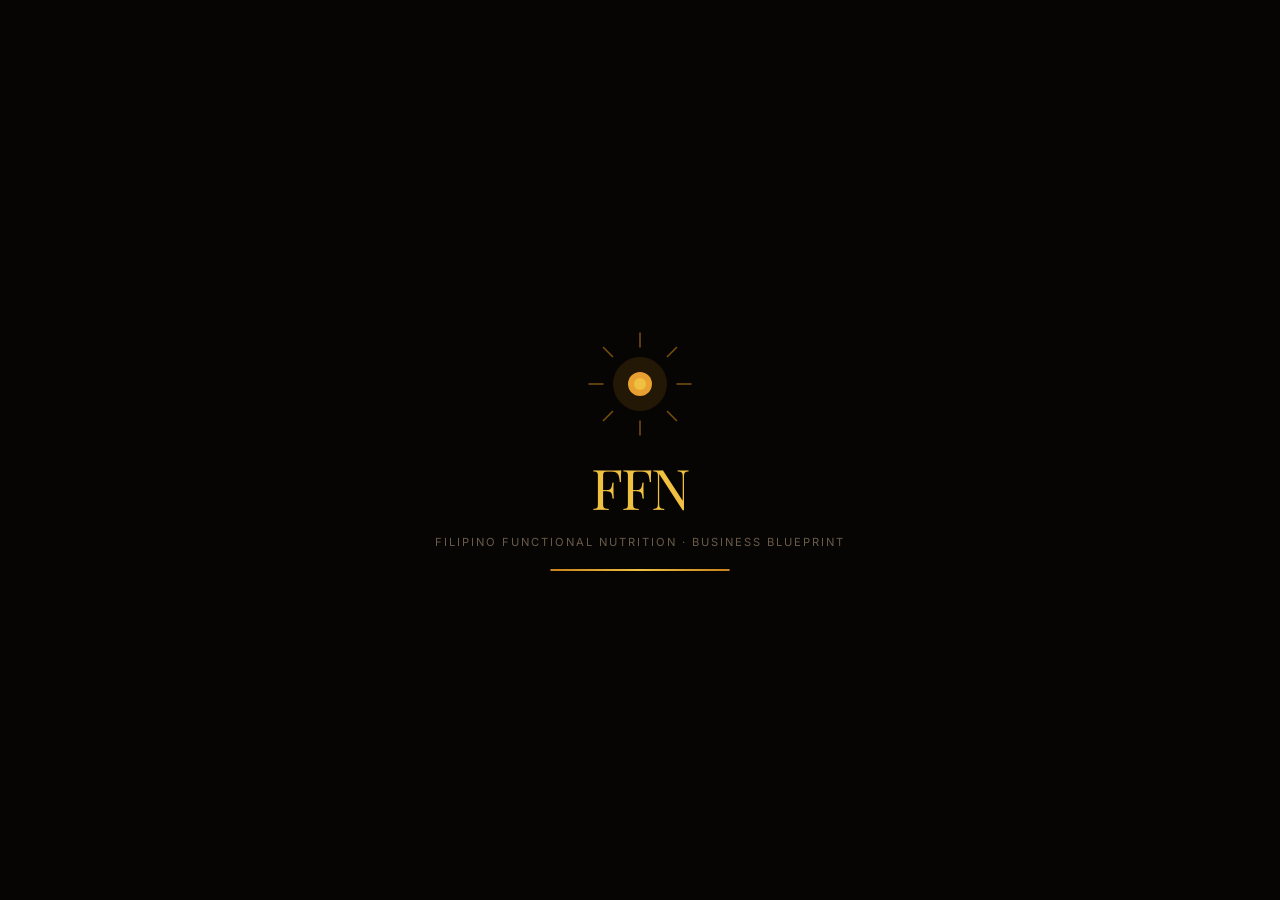
<file: index.html>
<!DOCTYPE html>
<html lang="en">
<head>
  <meta charset="UTF-8" />
  <meta http-equiv="refresh" content="0; url=Protein bar business/Filipino Protein Bars Blueprint.html" />
  <title>FFN Filipino Protein Bars</title>
</head>
<body>
  <p>Redirecting... <a href="Protein bar business/Filipino Protein Bars Blueprint.html">Click here if not redirected.</a></p>
</body>
</html>
</file>
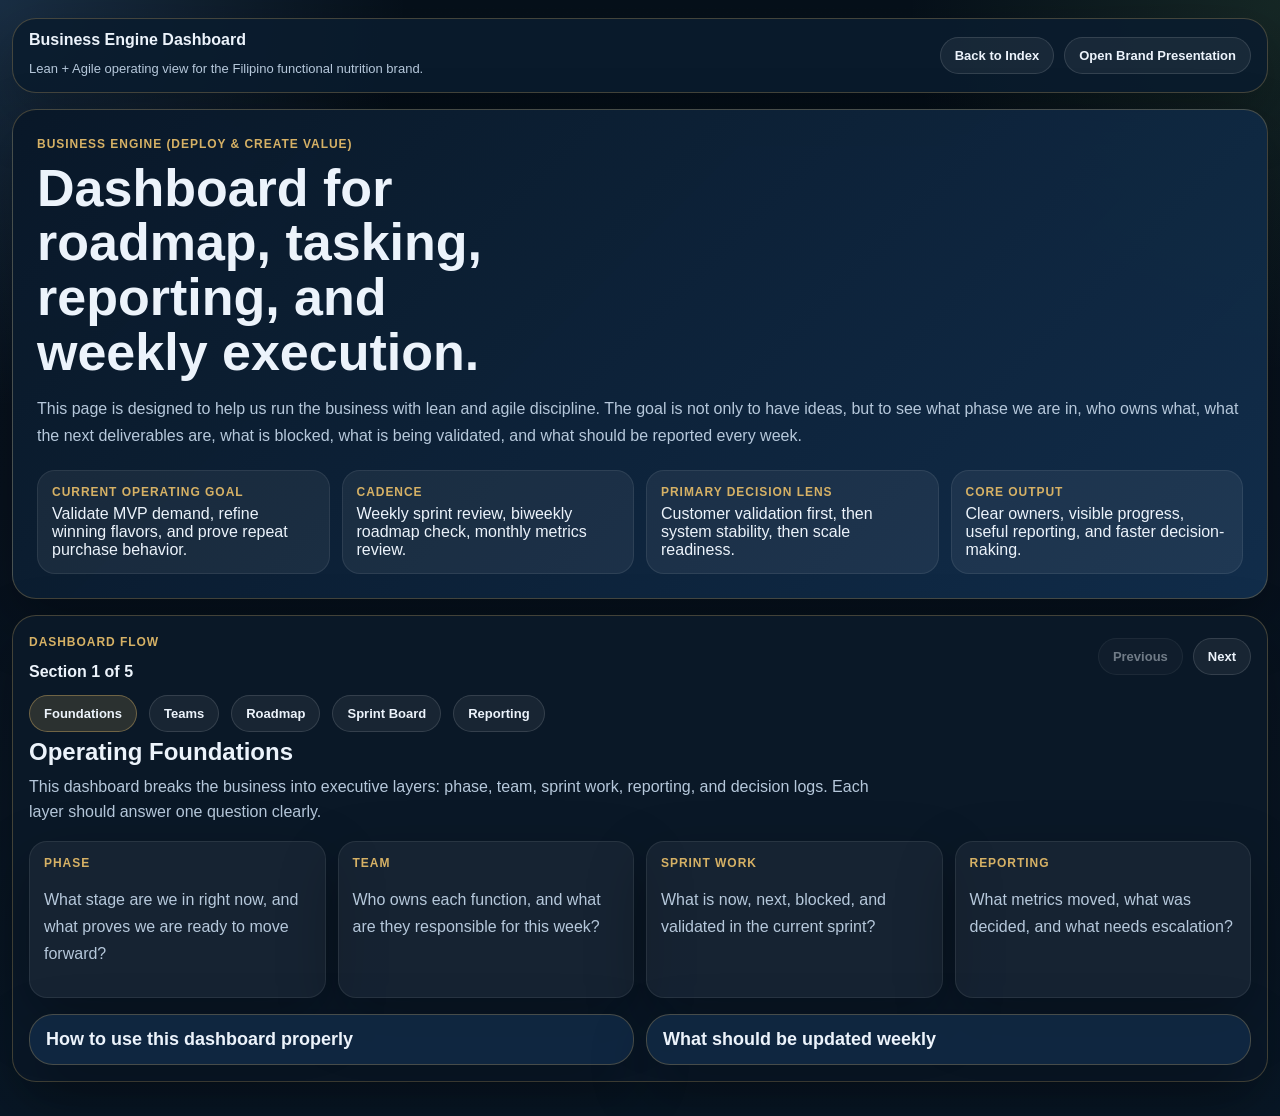
<file: filipino-functional-nutrition-business-engine-dashboard.html>
<!DOCTYPE html>
<html lang="en">
<head>
  <meta charset="UTF-8">
  <meta name="viewport" content="width=device-width, initial-scale=1.0">
  <title>Filipino Functional Nutrition Business Engine Dashboard</title>
  <style>
    :root {
      --bg: #07111d;
      --panel: #102742;
      --text: #ecf3fb;
      --muted: #b6c8db;
      --gold: #d6b165;
      --line: rgba(214, 177, 101, 0.28);
      --green: #89d277;
      --blue: #71b7ff;
      --violet: #b389ff;
      --red: #ff9a9a;
      --shadow: 0 22px 60px rgba(0, 0, 0, 0.28);
    }

    * { box-sizing: border-box; }

    body {
      margin: 0;
      font-family: Arial, Helvetica, sans-serif;
      color: var(--text);
      background:
        radial-gradient(circle at top left, rgba(113, 183, 255, 0.18), transparent 24%),
        radial-gradient(circle at top right, rgba(137, 210, 119, 0.12), transparent 22%),
        linear-gradient(180deg, #06101a 0%, var(--bg) 45%, #091827 100%);
    }

    .shell {
      width: min(1360px, calc(100% - 24px));
      margin: 0 auto;
      padding: 18px 0 34px;
    }

    .topbar,
    .hero,
    .carousel-shell,
    .info-accordion,
    .task-card,
    .metric-card,
    .editable {
      border: 1px solid var(--line);
      border-radius: 24px;
      box-shadow: var(--shadow);
    }

    .topbar {
      display: flex;
      justify-content: space-between;
      align-items: center;
      gap: 12px;
      padding: 12px 16px;
      background: rgba(11, 28, 46, 0.9);
      margin-bottom: 16px;
    }

    .mini-links {
      display: flex;
      flex-wrap: wrap;
      gap: 10px;
    }

    .chip-link,
    .carousel-tab,
    .carousel-arrow {
      text-decoration: none;
      padding: 10px 14px;
      border-radius: 999px;
      background: rgba(255, 255, 255, 0.06);
      border: 1px solid rgba(255, 255, 255, 0.12);
      font-size: 13px;
      font-weight: bold;
      color: inherit;
      cursor: pointer;
      transition: transform 0.18s ease, background 0.18s ease, border-color 0.18s ease, box-shadow 0.18s ease;
    }

    .chip-link:hover,
    .carousel-tab:hover,
    .carousel-arrow:hover:not(:disabled) {
      transform: translateY(-2px);
      background: rgba(214, 177, 101, 0.12);
      border-color: rgba(214, 177, 101, 0.38);
      box-shadow: 0 12px 28px rgba(0, 0, 0, 0.2);
    }

    .hero {
      padding: 24px;
      background: linear-gradient(135deg, rgba(9, 24, 40, 0.98), rgba(18, 47, 77, 0.95));
      margin-bottom: 16px;
    }

    .eyebrow {
      display: inline-block;
      margin-bottom: 10px;
      color: var(--gold);
      font-size: 12px;
      font-weight: bold;
      letter-spacing: 0.08em;
      text-transform: uppercase;
    }

    h1, h2, h3, h4 { margin: 0; }

    .hero h1 {
      font-size: clamp(32px, 5vw, 52px);
      line-height: 1.05;
      max-width: 16ch;
      margin-bottom: 12px;
    }

    .hero p,
    .panel-copy,
    .info-accordion p,
    .task-card span,
    .metric-card p {
      color: var(--muted);
      line-height: 1.7;
    }

    .hero-meta,
    .metrics-grid,
    .accordion-grid,
    .kanban,
    .editor-grid,
    .report-grid,
    .table-grid {
      display: grid;
      gap: 12px;
    }

    .hero-meta { grid-template-columns: repeat(4, minmax(0, 1fr)); margin-top: 20px; }

    .hero-meta div,
    .metric-card {
      padding: 14px;
      border-radius: 18px;
      background: rgba(255, 255, 255, 0.06);
      border: 1px solid rgba(255, 255, 255, 0.08);
    }

    .hero-meta strong,
    .metric-card strong {
      display: block;
      font-size: 12px;
      letter-spacing: 0.08em;
      text-transform: uppercase;
      color: var(--gold);
      margin-bottom: 6px;
    }

    .carousel-shell {
      padding: 16px;
      background: rgba(11, 25, 41, 0.92);
    }

    .carousel-topbar,
    .carousel-tabs {
      display: flex;
      align-items: center;
      gap: 12px;
      flex-wrap: wrap;
    }

    .carousel-topbar {
      justify-content: space-between;
      margin-bottom: 14px;
    }

    .carousel-status strong {
      display: block;
      margin-top: 4px;
    }

    .carousel-actions { display: flex; gap: 10px; }

    .carousel-arrow:disabled { opacity: 0.45; cursor: not-allowed; }

    .carousel-tab.is-active {
      background: rgba(214, 177, 101, 0.16);
      border-color: rgba(214, 177, 101, 0.4);
    }

    .carousel-panel { display: none; padding-top: 6px; }
    .carousel-panel.is-active { display: block; }

    .section-head { margin-bottom: 16px; }
    .section-head p { margin: 8px 0 0; color: var(--muted); max-width: 860px; line-height: 1.6; }

    .metrics-grid { grid-template-columns: repeat(4, minmax(0, 1fr)); margin-bottom: 16px; }
    .accordion-grid { grid-template-columns: repeat(2, minmax(0, 1fr)); }
    .accordion-grid.stack { grid-template-columns: 1fr; }
    .kanban { grid-template-columns: repeat(4, minmax(0, 1fr)); }
    .editor-grid,
    .report-grid { grid-template-columns: repeat(3, minmax(0, 1fr)); }
    .table-grid { grid-template-columns: 1.05fr 0.95fr; }

    .info-accordion {
      background: rgba(16, 39, 66, 0.95);
      padding: 14px 16px;
    }

    .info-accordion summary {
      cursor: pointer;
      list-style: none;
      font-size: 18px;
      font-weight: bold;
      transition: color 0.18s ease, transform 0.18s ease;
    }

    .info-accordion summary::-webkit-details-marker { display: none; }
    .info-accordion summary:hover { color: #fff0b5; transform: translateX(3px); }
    .info-accordion .content-wrap { margin-top: 12px; }

    .chip-link:focus-visible,
    .carousel-tab:focus-visible,
    .carousel-arrow:focus-visible,
    .info-accordion summary:focus-visible,
    .editable:focus-visible {
      outline: 2px solid rgba(214, 177, 101, 0.72);
      outline-offset: 3px;
    }

    .team-list,
    .phase-list,
    .plain-list {
      margin: 0;
      padding-left: 18px;
      color: var(--muted);
      line-height: 1.7;
    }

    .task-card,
    .metric-card {
      padding: 14px;
      background: rgba(255, 255, 255, 0.05);
    }

    .task-card strong {
      display: block;
      margin-bottom: 6px;
    }

    .editable {
      min-height: 180px;
      padding: 14px;
      background: rgba(255, 255, 255, 0.05);
      border-style: dashed;
      color: var(--text);
      outline: none;
      white-space: pre-wrap;
      line-height: 1.65;
    }

    .editable:empty::before {
      content: attr(data-placeholder);
      color: rgba(182, 200, 219, 0.65);
    }

    table {
      width: 100%;
      border-collapse: collapse;
      font-size: 14px;
    }

    th, td {
      text-align: left;
      padding: 10px 8px;
      vertical-align: top;
      border-bottom: 1px solid rgba(255, 255, 255, 0.08);
    }

    th {
      color: var(--gold);
      font-size: 12px;
      text-transform: uppercase;
      letter-spacing: 0.06em;
    }

    td { color: var(--muted); line-height: 1.55; }

    .legend {
      display: flex;
      flex-wrap: wrap;
      gap: 10px;
      margin-top: 12px;
    }

    .legend span {
      display: inline-flex;
      align-items: center;
      gap: 8px;
      font-size: 13px;
      color: var(--muted);
    }

    .dot {
      width: 10px;
      height: 10px;
      border-radius: 50%;
      display: inline-block;
    }

    .g { background: var(--green); }
    .b { background: var(--blue); }
    .v { background: var(--violet); }
    .r { background: var(--red); }

    .footer-note {
      margin-top: 10px;
      color: var(--muted);
      font-size: 13px;
      line-height: 1.6;
    }

    @media (max-width: 1180px) {
      .hero-meta,
      .metrics-grid,
      .accordion-grid,
      .kanban,
      .editor-grid,
      .report-grid,
      .table-grid {
        grid-template-columns: repeat(2, minmax(0, 1fr));
      }
    }

    @media (max-width: 760px) {
      .topbar,
      .carousel-topbar,
      .hero-meta,
      .metrics-grid,
      .accordion-grid,
      .kanban,
      .editor-grid,
      .report-grid,
      .table-grid {
        grid-template-columns: 1fr;
        flex-direction: column;
        align-items: flex-start;
      }
    }
  </style>
</head>
<body>
  <div class="shell">
    <nav class="topbar">
      <div>
        <strong>Business Engine Dashboard</strong>
        <div class="footer-note">Lean + Agile operating view for the Filipino functional nutrition brand.</div>
      </div>
      <div class="mini-links">
        <a class="chip-link" href="./index.html">Back to Index</a>
        <a class="chip-link" href="./filipino-wellness-bakery-presentation.html">Open Brand Presentation</a>
      </div>
    </nav>

    <header class="hero">
      <span class="eyebrow">Business Engine (Deploy & Create Value)</span>
      <h1>Dashboard for roadmap, tasking, reporting, and weekly execution.</h1>
      <p>
        This page is designed to help us run the business with lean and agile discipline. The goal
        is not only to have ideas, but to see what phase we are in, who owns what, what the next
        deliverables are, what is blocked, what is being validated, and what should be reported
        every week.
      </p>

      <div class="hero-meta">
        <div>
          <strong>Current Operating Goal</strong>
          <span>Validate MVP demand, refine winning flavors, and prove repeat purchase behavior.</span>
        </div>
        <div>
          <strong>Cadence</strong>
          <span>Weekly sprint review, biweekly roadmap check, monthly metrics review.</span>
        </div>
        <div>
          <strong>Primary Decision Lens</strong>
          <span>Customer validation first, then system stability, then scale readiness.</span>
        </div>
        <div>
          <strong>Core Output</strong>
          <span>Clear owners, visible progress, useful reporting, and faster decision-making.</span>
        </div>
      </div>
    </header>

    <div class="carousel-shell" data-carousel="dashboard">
      <div class="carousel-topbar">
        <div class="carousel-status">
          <span class="eyebrow">Dashboard Flow</span>
          <strong data-carousel-status>Section 1 of 5</strong>
        </div>
        <div class="carousel-actions">
          <button class="carousel-arrow" type="button" data-carousel-prev>Previous</button>
          <button class="carousel-arrow" type="button" data-carousel-next>Next</button>
        </div>
      </div>

      <div class="carousel-tabs">
        <button class="carousel-tab" type="button" data-carousel-jump="0">Foundations</button>
        <button class="carousel-tab" type="button" data-carousel-jump="1">Teams</button>
        <button class="carousel-tab" type="button" data-carousel-jump="2">Roadmap</button>
        <button class="carousel-tab" type="button" data-carousel-jump="3">Sprint Board</button>
        <button class="carousel-tab" type="button" data-carousel-jump="4">Reporting</button>
      </div>

      <main>
        <section class="carousel-panel is-active">
          <div class="section-head">
            <h2>Operating Foundations</h2>
            <p>
              This dashboard breaks the business into executive layers: phase, team, sprint work,
              reporting, and decision logs. Each layer should answer one question clearly.
            </p>
          </div>

          <div class="metrics-grid">
            <article class="metric-card">
              <strong>Phase</strong>
              <p>What stage are we in right now, and what proves we are ready to move forward?</p>
            </article>
            <article class="metric-card">
              <strong>Team</strong>
              <p>Who owns each function, and what are they responsible for this week?</p>
            </article>
            <article class="metric-card">
              <strong>Sprint Work</strong>
              <p>What is now, next, blocked, and validated in the current sprint?</p>
            </article>
            <article class="metric-card">
              <strong>Reporting</strong>
              <p>What metrics moved, what was decided, and what needs escalation?</p>
            </article>
          </div>

          <div class="accordion-grid">
            <details class="info-accordion">
              <summary>How to use this dashboard properly</summary>
              <div class="content-wrap panel-copy">
                Use the phase view for direction, the team view for ownership, the sprint board for
                execution, and the reporting section for decision-making. Do not mix strategic
                ideas, tasks, and metrics into one messy list.
              </div>
            </details>
            <details class="info-accordion">
              <summary>What should be updated weekly</summary>
              <div class="content-wrap">
                <ul class="plain-list">
                  <li>Top priorities for the week</li>
                  <li>New blockers or risks</li>
                  <li>Customer feedback and insights</li>
                  <li>Metrics snapshot</li>
                  <li>Key decisions made</li>
                </ul>
              </div>
            </details>
          </div>
        </section>

        <section class="carousel-panel">
          <div class="section-head">
            <h2>Business Engine Team Map</h2>
            <p>
              This turns the business into functional lanes so work can be assigned, tracked, and
              reported without confusion.
            </p>
          </div>

          <div class="accordion-grid">
            <details class="info-accordion">
              <summary>Brand & Marketing</summary>
              <div class="content-wrap">
                <p class="panel-copy">Own the brand message, demand generation, and community growth.</p>
                <ul class="team-list">
                  <li>Content calendar</li>
                  <li>Influencer or partner outreach</li>
                  <li>Audience feedback themes</li>
                </ul>
              </div>
            </details>
            <details class="info-accordion">
              <summary>Product Development</summary>
              <div class="content-wrap">
                <p class="panel-copy">Own formulation, macros, taste testing, and product iteration.</p>
                <ul class="team-list">
                  <li>Flavor test results</li>
                  <li>Recipe revisions</li>
                  <li>Shelf-life or packaging notes</li>
                </ul>
              </div>
            </details>
            <details class="info-accordion">
              <summary>Operations & Supply Chain</summary>
              <div class="content-wrap">
                <p class="panel-copy">Own sourcing, inventory, vendor coordination, and quality control.</p>
                <ul class="team-list">
                  <li>Supplier status</li>
                  <li>Inventory snapshot</li>
                  <li>Risks and bottlenecks</li>
                </ul>
              </div>
            </details>
            <details class="info-accordion">
              <summary>Sales & Distribution</summary>
              <div class="content-wrap">
                <p class="panel-copy">Own pilots, outreach, channels, and repeatability signals.</p>
                <ul class="team-list">
                  <li>Channel conversations</li>
                  <li>Pilot performance</li>
                  <li>Repeat order signals</li>
                </ul>
              </div>
            </details>
            <details class="info-accordion">
              <summary>Creative Media</summary>
              <div class="content-wrap">
                <p class="panel-copy">Own visuals, storytelling, packaging direction, and creative assets.</p>
                <ul class="team-list">
                  <li>Content assets produced</li>
                  <li>Packaging drafts</li>
                  <li>Campaign concepts</li>
                </ul>
              </div>
            </details>
            <details class="info-accordion">
              <summary>Data & AI + Finance & Strategy</summary>
              <div class="content-wrap">
                <p class="panel-copy">Own analytics, dashboards, automation, pricing, budget, and forecasting.</p>
                <ul class="team-list">
                  <li>Dashboard refresh and insights</li>
                  <li>Margin assumptions and runway</li>
                  <li>Decision recommendations</li>
                </ul>
              </div>
            </details>
          </div>
        </section>

        <section class="carousel-panel">
          <div class="section-head">
            <h2>Phase Roadmap</h2>
            <p>
              Each phase should have a narrow objective, a clear validation question, and a gate
              before expansion.
            </p>
          </div>

          <div class="accordion-grid stack">
            <details class="info-accordion">
              <summary>Phase 1 — Validate MVP</summary>
              <div class="content-wrap">
                <p class="panel-copy">Goal: prove demand, identify winning flavors, and confirm repeat purchase behavior.</p>
                <ul class="phase-list">
                  <li>Small-batch flavor testing</li>
                  <li>Hospital, gym, and Filipino community pilots</li>
                  <li>Collect structured customer feedback</li>
                  <li>Track repeat purchase signals</li>
                  <li>Decide which hero SKUs move forward</li>
                </ul>
              </div>
            </details>
            <details class="info-accordion">
              <summary>Phase 2 — Systemize & Grow</summary>
              <div class="content-wrap">
                <p class="panel-copy">Goal: build repeatable systems so growth does not break quality or operations.</p>
                <ul class="phase-list">
                  <li>Create SOPs and handoff workflows</li>
                  <li>Stabilize supply chain and inventory</li>
                  <li>Launch Shopify, Amazon, or direct ordering</li>
                  <li>Expand creator and community marketing</li>
                  <li>Track monthly revenue and operational stability</li>
                </ul>
              </div>
            </details>
            <details class="info-accordion">
              <summary>Phase 3 — Scale the Brand</summary>
              <div class="content-wrap">
                <p class="panel-copy">Goal: become a scalable wellness brand with stronger distribution, systems, and teams.</p>
                <ul class="phase-list">
                  <li>Retail expansion and national distribution</li>
                  <li>Grow product line intentionally</li>
                  <li>Build leadership lanes and reporting structure</li>
                  <li>Add analytics, AI, and automation systems</li>
                  <li>Strengthen brand ecosystem and partnerships</li>
                </ul>
              </div>
            </details>
          </div>
        </section>

        <section class="carousel-panel">
          <div class="section-head">
            <h2>Sprint Control Board</h2>
            <p>
              Keep the list tight and only track work that directly matters to the current phase.
            </p>
          </div>

          <div class="kanban">
            <article class="task-card">
              <strong>Now</strong>
              <span>Finalize MVP flavor shortlist, set up pilot feedback form, confirm first three pilot locations.</span>
            </article>
            <article class="task-card">
              <strong>Next</strong>
              <span>Draft lean packaging direction and build the initial unit economics model.</span>
            </article>
            <article class="task-card">
              <strong>Blocked / Risks</strong>
              <span>Ingredient sourcing uncertainty and claims or labeling questions.</span>
            </article>
            <article class="task-card">
              <strong>Validated / Done</strong>
              <span>Core concept direction confirmed and phase framework defined.</span>
            </article>
          </div>

          <div class="accordion-grid" style="margin-top:12px;">
            <details class="info-accordion">
              <summary>What belongs on the sprint board</summary>
              <div class="content-wrap">
                <ul class="plain-list">
                  <li>Only phase-relevant execution items</li>
                  <li>Clearly owned tasks</li>
                  <li>Visible blockers</li>
                  <li>Validated learning, not just busywork</li>
                </ul>
              </div>
            </details>
            <details class="info-accordion">
              <summary>What should not live here</summary>
              <div class="content-wrap">
                <ul class="plain-list">
                  <li>Long-term brainstorming</li>
                  <li>Unowned ideas</li>
                  <li>Metrics without action</li>
                  <li>Random admin notes</li>
                </ul>
              </div>
            </details>
          </div>
        </section>

        <section class="carousel-panel">
          <div class="section-head">
            <h2>Reporting, Updates, and Decision Tools</h2>
            <p>
              Use this section as the weekly operating layer. These editable boxes save in the
              browser so you can keep a running dashboard without editing the HTML each time.
            </p>
          </div>

          <div class="table-grid">
            <details class="info-accordion">
              <summary>Work Breakdown Structure</summary>
              <div class="content-wrap">
                <table>
                  <thead>
                    <tr>
                      <th>Layer</th>
                      <th>Example</th>
                      <th>Owner</th>
                      <th>Success Measure</th>
                    </tr>
                  </thead>
                  <tbody>
                    <tr>
                      <td>Objective</td>
                      <td>Validate Phase 1 MVP demand</td>
                      <td>Founders</td>
                      <td>Repeat customers and strong pilot response</td>
                    </tr>
                    <tr>
                      <td>Initiative</td>
                      <td>Flavor testing pilot</td>
                      <td>Product Dev + Sales</td>
                      <td>Top flavor ranking and response</td>
                    </tr>
                    <tr>
                      <td>Project</td>
                      <td>Hospital or gym activation</td>
                      <td>Sales & Distribution</td>
                      <td>Signed pilot location and turnout</td>
                    </tr>
                    <tr>
                      <td>Task</td>
                      <td>Create tester feedback form</td>
                      <td>Data & AI</td>
                      <td>Structured data from every tester</td>
                    </tr>
                  </tbody>
                </table>
              </div>
            </details>

            <details class="info-accordion">
              <summary>Minimum Weekly Reporting</summary>
              <div class="content-wrap">
                <ul class="plain-list">
                  <li>Brand & Marketing: content, reach, top message response</li>
                  <li>Product Dev: batch count, scores, complaints, revisions</li>
                  <li>Operations: supplier status, inventory risk, quality issues</li>
                  <li>Sales: conversations, orders, repeat orders, channel feedback</li>
                  <li>Creative: assets produced, packaging progress</li>
                  <li>Data & AI: dashboard refresh, insights, automation ideas</li>
                  <li>Finance: spend, margin assumptions, cash runway</li>
                </ul>
                <div class="legend">
                  <span><i class="dot g"></i> On track</span>
                  <span><i class="dot b"></i> In progress</span>
                  <span><i class="dot v"></i> Needs decision</span>
                  <span><i class="dot r"></i> Blocked / at risk</span>
                </div>
              </div>
            </details>
          </div>

          <div class="editor-grid" style="margin-top:12px;">
            <div class="editable" contenteditable="true" data-key="leadership-update" data-placeholder="Weekly Leadership Update:
- Wins
- Major progress
- What moved the phase goal"></div>
            <div class="editable" contenteditable="true" data-key="risks-blockers" data-placeholder="Risks, Blockers, Asks:
- What is slowing the team down
- What decisions are needed"></div>
            <div class="editable" contenteditable="true" data-key="next-7-days" data-placeholder="Next 7 Days:
- Most important tasks
- Only work that supports the current phase"></div>
          </div>

          <div class="report-grid" style="margin-top:12px;">
            <div class="editable" contenteditable="true" data-key="decision-log" data-placeholder="Decision Log:
- What was decided
- Why it was decided
- What changes because of it"></div>
            <div class="editable" contenteditable="true" data-key="customer-insights" data-placeholder="Customer Insight Log:
- What testers are saying
- Repeated themes
- Behavior changes"></div>
            <div class="editable" contenteditable="true" data-key="metrics-snapshot" data-placeholder="Metrics Snapshot:
- Total testers
- Repeat purchase interest
- Top flavor
- Pilot channels confirmed"></div>
          </div>

          <p class="footer-note">
            Recommended rhythm: Monday planning, midweek check-in, Friday sprint review, end-of-month
            metrics summary, and phase-gate review before expanding scope.
          </p>
        </section>
      </main>
    </div>
  </div>

  <script>
    const setupCarousel = (root) => {
      const panels = Array.from(root.querySelectorAll(".carousel-panel"));
      const tabs = Array.from(root.querySelectorAll("[data-carousel-jump]"));
      const prev = root.querySelector("[data-carousel-prev]");
      const next = root.querySelector("[data-carousel-next]");
      const status = root.querySelector("[data-carousel-status]");
      let index = 0;

      const render = () => {
        panels.forEach((panel, panelIndex) => {
          panel.classList.toggle("is-active", panelIndex === index);
        });

        tabs.forEach((tab, tabIndex) => {
          const active = tabIndex === index;
          tab.classList.toggle("is-active", active);
          tab.setAttribute("aria-pressed", active ? "true" : "false");
        });

        if (status) {
          status.textContent = `Section ${index + 1} of ${panels.length}`;
        }

        prev.disabled = index === 0;
        next.disabled = index === panels.length - 1;
      };

      tabs.forEach((tab) => {
        tab.addEventListener("click", () => {
          index = Number(tab.dataset.carouselJump);
          render();
        });
      });

      prev.addEventListener("click", () => {
        if (index > 0) {
          index -= 1;
          render();
        }
      });

      next.addEventListener("click", () => {
        if (index < panels.length - 1) {
          index += 1;
          render();
        }
      });

      render();
    };

    document.querySelectorAll("[data-carousel]").forEach(setupCarousel);

    document.querySelectorAll(".editable").forEach((node) => {
      const key = `business-engine:${node.dataset.key}`;
      const savedValue = localStorage.getItem(key);
      if (savedValue) {
        node.textContent = savedValue;
      }

      node.addEventListener("input", () => {
        localStorage.setItem(key, node.textContent);
      });
    });
  </script>
</body>
</html>
</file>
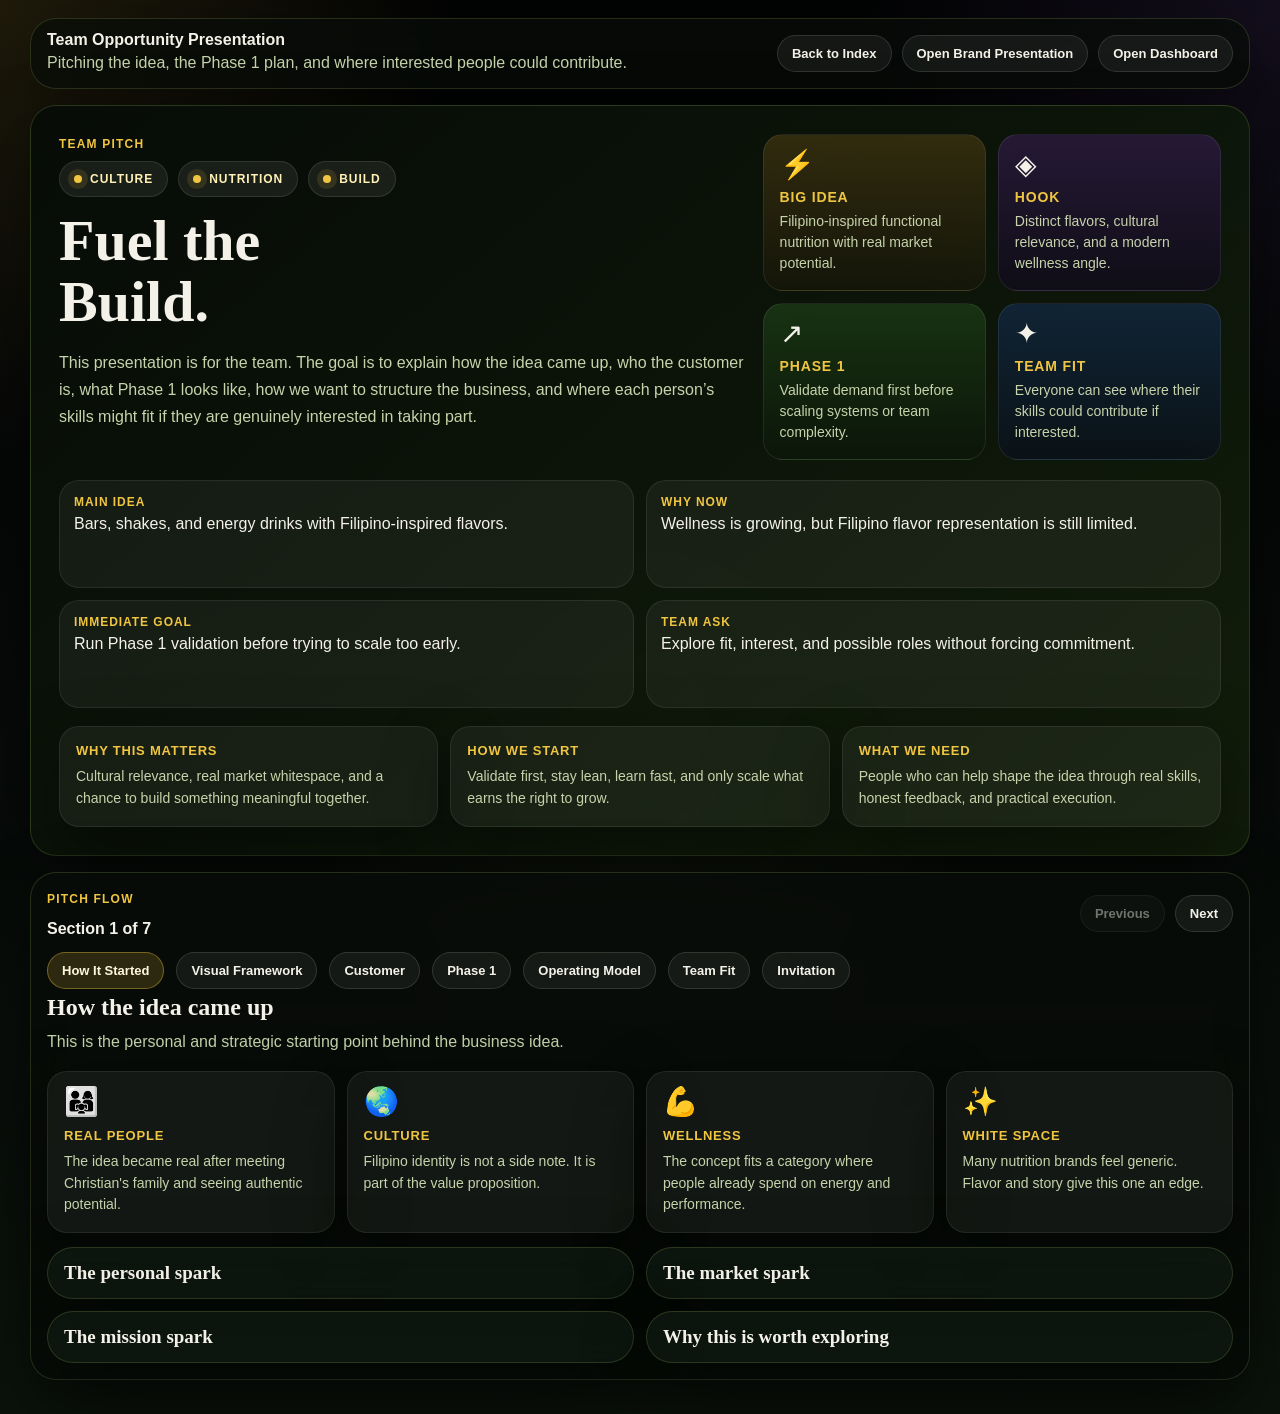
<file: filipino-functional-nutrition-team-presentation.html>
<!DOCTYPE html>
<html lang="en">
<head>
  <meta charset="UTF-8">
  <meta name="viewport" content="width=device-width, initial-scale=1.0">
  <title>Team Pitch | Filipino Functional Nutrition</title>
  <style>
    :root {
      --bg: #050707;
      --bg-deep: #0b120b;
      --panel: rgba(13, 20, 13, 0.84);
      --ink: #f4f2e8;
      --muted: #c6d3ab;
      --gold: #f0c541;
      --olive: #95b83d;
      --purple: #7e50b8;
      --line: rgba(180, 215, 109, 0.18);
      --shadow: 0 26px 70px rgba(0, 0, 0, 0.4);
    }

    * { box-sizing: border-box; }

    body {
      margin: 0;
      font-family: "Avenir Next", "Segoe UI", Arial, sans-serif;
      color: var(--ink);
      background:
        radial-gradient(circle at top left, rgba(240, 197, 65, 0.12), transparent 24%),
        radial-gradient(circle at top right, rgba(126, 80, 184, 0.14), transparent 22%),
        radial-gradient(circle at center, rgba(149, 184, 61, 0.08), transparent 38%),
        linear-gradient(180deg, #020303 0%, var(--bg) 35%, var(--bg-deep) 100%);
    }

    body::before {
      content: "";
      position: fixed;
      inset: 0;
      pointer-events: none;
      background-image:
        linear-gradient(rgba(255, 255, 255, 0.06) 1px, transparent 1px),
        linear-gradient(90deg, rgba(255, 255, 255, 0.06) 1px, transparent 1px);
      background-size: 34px 34px;
      opacity: 0.08;
      mask-image: linear-gradient(180deg, rgba(0, 0, 0, 0.75), transparent 96%);
    }

    .shell {
      width: min(1220px, calc(100% - 24px));
      margin: 0 auto;
      padding: 18px 0 34px;
    }

    .topbar,
    .hero,
    .carousel-shell,
    .team-card,
    .fit-card,
    .info-accordion,
    .summary-band {
      border: 1px solid var(--line);
      border-radius: 26px;
      box-shadow: var(--shadow);
      backdrop-filter: blur(14px);
    }

    .topbar {
      display: flex;
      justify-content: space-between;
      align-items: center;
      gap: 12px;
      padding: 12px 16px;
      margin-bottom: 16px;
      background: rgba(8, 12, 8, 0.76);
    }

    .mini-links {
      display: flex;
      flex-wrap: wrap;
      gap: 10px;
    }

    .chip-link,
    .carousel-tab,
    .carousel-arrow {
      text-decoration: none;
      padding: 10px 14px;
      border-radius: 999px;
      background: rgba(255, 255, 255, 0.06);
      border: 1px solid rgba(255, 255, 255, 0.12);
      font-size: 13px;
      font-weight: 700;
      color: inherit;
      cursor: pointer;
      transition: transform 0.18s ease, background 0.18s ease, border-color 0.18s ease, box-shadow 0.18s ease;
    }

    .chip-link:hover,
    .carousel-tab:hover,
    .carousel-arrow:hover:not(:disabled) {
      transform: translateY(-2px);
      background: rgba(240, 197, 65, 0.12);
      border-color: rgba(240, 197, 65, 0.38);
      box-shadow: 0 12px 28px rgba(0, 0, 0, 0.2);
    }

    .hero {
      padding: 28px;
      background: linear-gradient(140deg, rgba(7, 12, 7, 0.97), rgba(18, 31, 11, 0.92));
      margin-bottom: 16px;
    }

    .hero-grid {
      display: grid;
      grid-template-columns: minmax(0, 1.2fr) minmax(260px, 0.8fr);
      gap: 16px;
      align-items: stretch;
    }

    .eyebrow {
      display: inline-block;
      margin-bottom: 10px;
      color: var(--gold);
      font-size: 12px;
      font-weight: 800;
      letter-spacing: 0.1em;
      text-transform: uppercase;
    }

    h1, h2, h3, h4 {
      margin: 0;
      font-family: Georgia, "Iowan Old Style", serif;
      line-height: 1.05;
    }

    .hero h1 {
      font-size: clamp(34px, 5vw, 58px);
      max-width: 10ch;
      margin-bottom: 12px;
    }

    .hero-title-stack {
      display: flex;
      flex-wrap: wrap;
      gap: 10px;
      margin-bottom: 14px;
    }

    .hero-title-chip {
      display: inline-flex;
      align-items: center;
      gap: 8px;
      padding: 10px 14px;
      border-radius: 999px;
      background: rgba(255, 255, 255, 0.07);
      border: 1px solid rgba(255, 255, 255, 0.1);
      font-size: 12px;
      font-weight: 800;
      letter-spacing: 0.08em;
      text-transform: uppercase;
      color: #fff0b5;
    }

    .hero-title-chip .dot {
      width: 8px;
      height: 8px;
      border-radius: 50%;
      background: var(--gold);
      box-shadow: 0 0 0 6px rgba(240, 197, 65, 0.12);
    }

    .hero-visual {
      display: grid;
      grid-template-columns: repeat(2, minmax(0, 1fr));
      gap: 12px;
      align-content: start;
    }

    .visual-card {
      padding: 16px;
      border-radius: 20px;
      border: 1px solid rgba(255, 255, 255, 0.08);
      background: rgba(255, 255, 255, 0.05);
      min-height: 120px;
    }

    .visual-card strong {
      display: block;
      margin-top: 10px;
      font-size: 14px;
      letter-spacing: 0.06em;
      text-transform: uppercase;
      color: var(--gold);
    }

    .visual-card span {
      display: block;
      margin-top: 6px;
      color: var(--muted);
      line-height: 1.5;
      font-size: 14px;
    }

    .visual-icon {
      font-size: 28px;
      line-height: 1;
    }

    .visual-card.gold {
      background: linear-gradient(180deg, rgba(74, 60, 18, 0.62), rgba(25, 22, 10, 0.62));
    }

    .visual-card.green {
      background: linear-gradient(180deg, rgba(29, 63, 23, 0.7), rgba(12, 22, 10, 0.7));
    }

    .visual-card.purple {
      background: linear-gradient(180deg, rgba(49, 27, 73, 0.7), rgba(17, 10, 29, 0.7));
    }

    .visual-card.blue {
      background: linear-gradient(180deg, rgba(18, 42, 71, 0.72), rgba(10, 16, 28, 0.72));
    }

    .hero p,
    .panel-copy,
    .team-card p,
    .fit-card p,
    .info-accordion p {
      color: var(--muted);
      line-height: 1.7;
      font-size: 16px;
    }

    .hero-meta,
    .summary-grid,
    .signal-grid,
    .fit-grid,
    .team-grid,
    .accordion-grid {
      display: grid;
      gap: 12px;
    }

    .hero-meta {
      grid-template-columns: repeat(2, minmax(0, 1fr));
      margin-top: 20px;
    }

    .hero-meta div,
    .summary-band,
    .team-card,
    .fit-card {
      padding: 14px;
      background: rgba(255, 255, 255, 0.05);
      border: 1px solid rgba(255, 255, 255, 0.08);
      border-radius: 20px;
    }

    .hero-meta div {
      min-height: 108px;
    }

    .hero-meta strong,
    .summary-band strong {
      display: block;
      margin-bottom: 6px;
      font-size: 12px;
      font-weight: 800;
      letter-spacing: 0.08em;
      text-transform: uppercase;
      color: var(--gold);
    }

    .summary-grid {
      grid-template-columns: repeat(3, minmax(0, 1fr));
      margin-top: 18px;
    }

    .signal-grid {
      grid-template-columns: repeat(3, minmax(0, 1fr));
      margin-top: 18px;
    }

    .signal-card {
      padding: 16px;
      border-radius: 20px;
      background: rgba(255, 255, 255, 0.05);
      border: 1px solid rgba(255, 255, 255, 0.08);
      box-shadow: var(--shadow);
    }

    .signal-card strong {
      display: block;
      margin-bottom: 8px;
      color: var(--gold);
      font-size: 13px;
      font-weight: 800;
      letter-spacing: 0.06em;
      text-transform: uppercase;
    }

    .signal-card p {
      margin: 0;
      color: var(--muted);
      line-height: 1.55;
      font-size: 14px;
    }

    .carousel-shell {
      padding: 16px;
      background: rgba(8, 12, 8, 0.78);
    }

    .carousel-topbar,
    .carousel-tabs {
      display: flex;
      align-items: center;
      gap: 12px;
      flex-wrap: wrap;
    }

    .carousel-topbar {
      justify-content: space-between;
      margin-bottom: 14px;
    }

    .carousel-status strong {
      display: block;
      margin-top: 4px;
    }

    .carousel-actions { display: flex; gap: 10px; }
    .carousel-arrow:disabled { opacity: 0.45; cursor: not-allowed; }

    .carousel-tab.is-active {
      background: rgba(240, 197, 65, 0.16);
      border-color: rgba(240, 197, 65, 0.38);
      color: #fff7dd;
    }

    .carousel-panel { display: none; padding-top: 6px; }
    .carousel-panel.is-active { display: block; }

    .section-head {
      margin-bottom: 16px;
    }

    .section-head p {
      margin: 8px 0 0;
      color: var(--muted);
      max-width: 860px;
      line-height: 1.7;
    }

    .accordion-grid {
      grid-template-columns: repeat(2, minmax(0, 1fr));
    }

    .accordion-grid.stack {
      grid-template-columns: 1fr;
    }

    .info-accordion {
      padding: 14px 16px;
      background: rgba(14, 23, 16, 0.88);
    }

    .info-accordion summary {
      cursor: pointer;
      list-style: none;
      font-size: 19px;
      font-weight: 700;
      font-family: Georgia, "Iowan Old Style", serif;
      transition: color 0.18s ease, transform 0.18s ease;
    }

    .info-accordion summary::-webkit-details-marker { display: none; }
    .info-accordion summary:hover { color: #fff0b5; transform: translateX(3px); }

    .info-accordion .content-wrap {
      margin-top: 12px;
    }

    .chip-link:focus-visible,
    .carousel-tab:focus-visible,
    .carousel-arrow:focus-visible,
    .info-accordion summary:focus-visible {
      outline: 2px solid rgba(240, 197, 65, 0.72);
      outline-offset: 3px;
    }

    .plain-list {
      margin: 0;
      padding-left: 18px;
      color: var(--muted);
      line-height: 1.75;
    }

    .team-grid {
      grid-template-columns: repeat(3, minmax(0, 1fr));
    }

    .team-card h3,
    .fit-card h3 {
      margin-bottom: 10px;
    }

    .team-tag {
      display: inline-block;
      margin-bottom: 10px;
      padding: 6px 10px;
      border-radius: 999px;
      font-size: 11px;
      font-weight: 800;
      letter-spacing: 0.08em;
      text-transform: uppercase;
      background: rgba(255, 255, 255, 0.08);
      color: var(--gold);
    }

    .fit-grid {
      grid-template-columns: repeat(3, minmax(0, 1fr));
      margin-top: 14px;
    }

    .icon-strip,
    .audience-icons,
    .phase-icons {
      display: grid;
      gap: 12px;
    }

    .icon-strip {
      grid-template-columns: repeat(4, minmax(0, 1fr));
      margin-bottom: 14px;
    }

    .audience-icons,
    .phase-icons {
      grid-template-columns: repeat(3, minmax(0, 1fr));
      margin-bottom: 14px;
    }

    .icon-card {
      padding: 16px;
      border-radius: 20px;
      background: rgba(255, 255, 255, 0.05);
      border: 1px solid rgba(255, 255, 255, 0.08);
      box-shadow: var(--shadow);
      min-height: 150px;
    }

    .icon-card .icon {
      font-size: 28px;
      line-height: 1;
      margin-bottom: 12px;
      display: block;
    }

    .icon-card strong {
      display: block;
      margin-bottom: 8px;
      color: var(--gold);
      font-size: 13px;
      font-weight: 800;
      letter-spacing: 0.06em;
      text-transform: uppercase;
    }

    .icon-card p {
      margin: 0;
      color: var(--muted);
      line-height: 1.55;
      font-size: 14px;
    }

    .diagram-board,
    .workflow-board,
    .phase-strip,
    .poster-top,
    .poster-middle,
    .poster-bottom,
    .mini-product-row,
    .mini-metrics {
      display: grid;
      gap: 12px;
    }

    .poster-scene {
      margin-top: 12px;
      padding: 16px;
      border-radius: 24px;
      background: rgba(3, 6, 4, 0.92);
      border: 1px solid var(--line);
      box-shadow: var(--shadow);
    }

    .poster-top {
      grid-template-columns: 1.15fr 1.35fr;
      margin-bottom: 12px;
    }

    .brand-lockup,
    .brand-story,
    .poster-panel {
      padding: 18px;
      border-radius: 22px;
      border: 1px solid rgba(255, 255, 255, 0.08);
      background: rgba(255, 255, 255, 0.04);
    }

    .brand-lockup {
      background: linear-gradient(135deg, rgba(7, 13, 8, 0.96), rgba(13, 19, 10, 0.94));
    }

    .brand-mark {
      display: flex;
      align-items: center;
      gap: 14px;
      margin-bottom: 10px;
    }

    .sun-mark {
      width: 78px;
      height: 78px;
      border-radius: 50%;
      background: radial-gradient(circle, #f0c541 0 34%, #c99918 35% 42%, transparent 43% 100%);
      position: relative;
      box-shadow: 0 0 0 10px rgba(240, 197, 65, 0.08);
      flex: 0 0 auto;
    }

    .sun-mark::before {
      content: "";
      position: absolute;
      inset: -12px;
      background:
        conic-gradient(from 0deg,
          transparent 0 10deg,
          rgba(240, 197, 65, 0.92) 10deg 18deg,
          transparent 18deg 45deg,
          rgba(240, 197, 65, 0.92) 45deg 53deg,
          transparent 53deg 80deg,
          rgba(240, 197, 65, 0.92) 80deg 88deg,
          transparent 88deg 115deg,
          rgba(240, 197, 65, 0.92) 115deg 123deg,
          transparent 123deg 150deg,
          rgba(240, 197, 65, 0.92) 150deg 158deg,
          transparent 158deg 185deg,
          rgba(240, 197, 65, 0.92) 185deg 193deg,
          transparent 193deg 220deg,
          rgba(240, 197, 65, 0.92) 220deg 228deg,
          transparent 228deg 255deg,
          rgba(240, 197, 65, 0.92) 255deg 263deg,
          transparent 263deg 290deg,
          rgba(240, 197, 65, 0.92) 290deg 298deg,
          transparent 298deg 325deg,
          rgba(240, 197, 65, 0.92) 325deg 333deg,
          transparent 333deg 360deg);
      border-radius: 50%;
      opacity: 0.95;
    }

    .brand-lockup h3 {
      font-size: clamp(34px, 5vw, 56px);
      letter-spacing: -0.03em;
      line-height: 0.96;
    }

    .brand-lockup p {
      margin: 8px 0 0;
      color: #f0c541;
      font-size: 15px;
      font-weight: 800;
      letter-spacing: 0.08em;
      text-transform: uppercase;
    }

    .brand-story {
      background: linear-gradient(135deg, rgba(8, 12, 8, 0.96), rgba(18, 31, 11, 0.92));
    }

    .brand-story h3 {
      font-size: 34px;
      margin-bottom: 10px;
    }

    .brand-story .subline {
      color: #b8dc57;
      font-size: 18px;
      font-weight: 700;
      margin-bottom: 12px;
    }

    .mini-product-row {
      grid-template-columns: repeat(3, minmax(0, 1fr));
      margin-top: 14px;
    }

    .mini-product {
      padding: 14px;
      border-radius: 18px;
      border: 1px solid rgba(255, 255, 255, 0.08);
      min-height: 140px;
      display: flex;
      flex-direction: column;
      justify-content: space-between;
    }

    .mini-product strong {
      display: block;
      font-size: 22px;
      line-height: 1;
    }

    .mini-product span {
      display: block;
      margin-top: 8px;
      color: rgba(255, 255, 255, 0.82);
      line-height: 1.45;
      font-size: 13px;
    }

    .mini-product.ube {
      background: linear-gradient(180deg, rgba(95, 51, 149, 0.92), rgba(33, 21, 48, 0.92));
    }

    .mini-product.turon {
      background: linear-gradient(180deg, rgba(123, 71, 22, 0.92), rgba(45, 26, 8, 0.92));
    }

    .mini-product.pandan {
      background: linear-gradient(180deg, rgba(43, 90, 34, 0.92), rgba(12, 30, 13, 0.92));
    }

    .poster-middle {
      grid-template-columns: 0.82fr 1.45fr 0.9fr;
      margin-bottom: 12px;
    }

    .poster-panel {
      background: rgba(8, 12, 8, 0.94);
    }

    .poster-panel.foundation {
      background: linear-gradient(180deg, rgba(10, 26, 48, 0.96), rgba(6, 14, 26, 0.96));
    }

    .poster-panel.opportunity,
    .poster-panel.impact {
      background: linear-gradient(180deg, rgba(34, 15, 46, 0.94), rgba(13, 8, 21, 0.96));
    }

    .poster-panel h3 {
      font-size: 28px;
      margin-bottom: 12px;
    }

    .poster-block {
      display: grid;
      gap: 12px;
    }

    .poster-item {
      display: grid;
      grid-template-columns: 56px 1fr;
      gap: 12px;
      align-items: start;
    }

    .poster-icon {
      width: 56px;
      height: 56px;
      border-radius: 50%;
      display: grid;
      place-items: center;
      font-size: 26px;
      border: 1px solid rgba(255, 255, 255, 0.12);
      background: rgba(255, 255, 255, 0.06);
    }

    .poster-item strong {
      display: block;
      margin-bottom: 4px;
      color: #fff;
    }

    .poster-item span {
      display: block;
      color: var(--muted);
      line-height: 1.5;
      font-size: 14px;
    }

    .system-core {
      background: linear-gradient(180deg, rgba(19, 52, 6, 0.92), rgba(7, 14, 7, 0.96));
    }

    .system-flow {
      display: grid;
      grid-template-columns: repeat(6, minmax(0, 1fr));
      gap: 10px;
      margin-top: 8px;
    }

    .system-node {
      padding: 12px 8px;
      border-radius: 18px;
      background: rgba(255, 255, 255, 0.05);
      border: 1px solid rgba(255, 255, 255, 0.08);
      text-align: center;
    }

    .system-node .node-icon {
      width: 62px;
      height: 62px;
      margin: 0 auto 10px;
      border-radius: 50%;
      display: grid;
      place-items: center;
      font-size: 28px;
      background: rgba(149, 184, 61, 0.18);
      border: 1px solid rgba(149, 184, 61, 0.38);
    }

    .system-node strong {
      display: block;
      font-size: 13px;
      color: #f7f6e4;
      line-height: 1.3;
      text-transform: uppercase;
    }

    .system-node span {
      display: block;
      margin-top: 6px;
      color: var(--muted);
      font-size: 12px;
      line-height: 1.45;
    }

    .feedback-loop {
      margin-top: 12px;
      padding: 12px 16px;
      border-radius: 18px;
      border: 1px dashed rgba(149, 184, 61, 0.4);
      color: #d5e8a7;
      text-align: center;
      font-size: 14px;
      line-height: 1.55;
    }

    .poster-bottom {
      grid-template-columns: 1.08fr 0.98fr 0.94fr;
    }

    .poster-panel.gtm {
      background: linear-gradient(180deg, rgba(10, 26, 48, 0.96), rgba(6, 14, 26, 0.96));
    }

    .poster-panel.revenue {
      background: linear-gradient(180deg, rgba(46, 35, 5, 0.96), rgba(17, 14, 8, 0.96));
    }

    .phase-track {
      display: grid;
      grid-template-columns: repeat(3, minmax(0, 1fr));
      gap: 10px;
      margin-top: 12px;
    }

    .track-card {
      padding: 12px;
      border-radius: 18px;
      background: rgba(255, 255, 255, 0.05);
      border: 1px solid rgba(255, 255, 255, 0.08);
    }

    .track-card strong {
      display: block;
      margin-bottom: 6px;
      color: #7eb7ff;
      text-transform: uppercase;
      font-size: 12px;
      letter-spacing: 0.08em;
    }

    .track-card span {
      display: block;
      color: var(--muted);
      line-height: 1.5;
      font-size: 13px;
    }

    .revenue-list {
      margin: 0;
      padding-left: 18px;
      color: var(--muted);
      line-height: 1.7;
    }

    .revenue-goal {
      margin-top: 14px;
      padding: 16px;
      border-radius: 50%;
      width: 180px;
      height: 180px;
      display: grid;
      place-items: center;
      text-align: center;
      border: 2px solid rgba(240, 197, 65, 0.5);
      color: #ffd961;
      font-weight: 800;
      margin-inline: auto;
    }

    .mini-metrics {
      grid-template-columns: repeat(5, minmax(0, 1fr));
      margin-top: 12px;
    }

    .metric-dot {
      padding: 12px 8px;
      border-radius: 18px;
      text-align: center;
      background: rgba(255, 255, 255, 0.05);
      border: 1px solid rgba(255, 255, 255, 0.08);
    }

    .metric-dot .poster-icon {
      margin: 0 auto 8px;
    }

    .metric-dot span {
      display: block;
      color: var(--muted);
      font-size: 12px;
      line-height: 1.4;
    }

    .diagram-board {
      grid-template-columns: 0.9fr 1.4fr 0.9fr;
      margin-top: 12px;
    }

    .diagram-panel,
    .workflow-step,
    .phase-box {
      padding: 16px;
      border-radius: 22px;
      background: rgba(255, 255, 255, 0.05);
      border: 1px solid rgba(255, 255, 255, 0.08);
      box-shadow: var(--shadow);
    }

    .diagram-panel {
      min-height: 100%;
    }

    .diagram-panel h3,
    .workflow-step h3,
    .phase-box h3 {
      margin-bottom: 10px;
    }

    .diagram-list {
      margin: 0;
      padding-left: 18px;
      color: var(--muted);
      line-height: 1.7;
    }

    .workflow-board {
      grid-template-columns: repeat(3, minmax(0, 1fr));
    }

    .workflow-step {
      background: linear-gradient(180deg, rgba(26, 51, 18, 0.84), rgba(12, 19, 10, 0.82));
    }

    .workflow-step span,
    .phase-box span {
      display: inline-block;
      margin-bottom: 8px;
      color: var(--gold);
      font-size: 12px;
      font-weight: 800;
      letter-spacing: 0.08em;
      text-transform: uppercase;
    }

    .phase-strip {
      grid-template-columns: repeat(3, minmax(0, 1fr));
      margin-top: 14px;
    }

    .phase-box {
      background: linear-gradient(180deg, rgba(18, 42, 71, 0.84), rgba(10, 16, 28, 0.82));
    }

    .fit-card {
      background: linear-gradient(180deg, rgba(22, 17, 34, 0.9), rgba(10, 10, 18, 0.86));
    }

    .invite-panel {
      margin-top: 14px;
      padding: 18px;
      border-radius: 22px;
      background: linear-gradient(135deg, rgba(44, 94, 27, 0.95), rgba(92, 127, 20, 0.92));
      border: 1px solid var(--line);
    }

    .invite-panel p {
      margin: 0;
      color: rgba(248, 248, 237, 0.9);
      line-height: 1.75;
    }

    @media (max-width: 1080px) {
      .hero-grid,
      .summary-grid,
      .signal-grid,
      .icon-strip,
      .audience-icons,
      .phase-icons,
      .poster-top,
      .poster-middle,
      .poster-bottom,
      .mini-product-row,
      .mini-metrics,
      .phase-track,
      .accordion-grid,
      .team-grid,
      .fit-grid,
      .diagram-board,
      .workflow-board,
      .phase-strip {
        grid-template-columns: repeat(2, minmax(0, 1fr));
      }
    }

    @media (max-width: 760px) {
      .topbar,
      .carousel-topbar,
      .hero-grid,
      .hero-meta,
      .summary-grid,
      .signal-grid,
      .icon-strip,
      .audience-icons,
      .phase-icons,
      .poster-top,
      .poster-middle,
      .poster-bottom,
      .mini-product-row,
      .mini-metrics,
      .phase-track,
      .accordion-grid,
      .team-grid,
      .fit-grid,
      .diagram-board,
      .workflow-board,
      .phase-strip {
        grid-template-columns: 1fr;
        flex-direction: column;
        align-items: flex-start;
      }
    }
  </style>
</head>
<body>
  <div class="shell">
    <nav class="topbar">
      <div>
        <strong>Team Opportunity Presentation</strong>
        <div class="panel-copy">Pitching the idea, the Phase 1 plan, and where interested people could contribute.</div>
      </div>
      <div class="mini-links">
        <a class="chip-link" href="./index.html">Back to Index</a>
        <a class="chip-link" href="./filipino-wellness-bakery-presentation.html">Open Brand Presentation</a>
        <a class="chip-link" href="./filipino-functional-nutrition-business-engine-dashboard.html">Open Dashboard</a>
      </div>
    </nav>

    <header class="hero">
      <div class="hero-grid">
        <div>
          <span class="eyebrow">Team Pitch</span>
          <div class="hero-title-stack">
            <span class="hero-title-chip"><i class="dot"></i> Culture</span>
            <span class="hero-title-chip"><i class="dot"></i> Nutrition</span>
            <span class="hero-title-chip"><i class="dot"></i> Build</span>
          </div>
          <h1>Fuel the Build.</h1>
          <p>
            This presentation is for the team. The goal is to explain how the idea came up, who
            the customer is, what Phase 1 looks like, how we want to structure the business, and
            where each person’s skills might fit if they are genuinely interested in taking part.
          </p>
        </div>

        <div class="hero-visual">
          <div class="visual-card gold">
            <div class="visual-icon">⚡</div>
            <strong>Big Idea</strong>
            <span>Filipino-inspired functional nutrition with real market potential.</span>
          </div>
          <div class="visual-card purple">
            <div class="visual-icon">◈</div>
            <strong>Hook</strong>
            <span>Distinct flavors, cultural relevance, and a modern wellness angle.</span>
          </div>
          <div class="visual-card green">
            <div class="visual-icon">↗</div>
            <strong>Phase 1</strong>
            <span>Validate demand first before scaling systems or team complexity.</span>
          </div>
          <div class="visual-card blue">
            <div class="visual-icon">✦</div>
            <strong>Team Fit</strong>
            <span>Everyone can see where their skills could contribute if interested.</span>
          </div>
        </div>
      </div>

      <div class="hero-meta">
        <div>
          <strong>Main Idea</strong>
          <span>Bars, shakes, and energy drinks with Filipino-inspired flavors.</span>
        </div>
        <div>
          <strong>Why Now</strong>
          <span>Wellness is growing, but Filipino flavor representation is still limited.</span>
        </div>
        <div>
          <strong>Immediate Goal</strong>
          <span>Run Phase 1 validation before trying to scale too early.</span>
        </div>
        <div>
          <strong>Team Ask</strong>
          <span>Explore fit, interest, and possible roles without forcing commitment.</span>
        </div>
      </div>

      <div class="signal-grid">
        <div class="signal-card">
          <strong>Why This Matters</strong>
          <p>Cultural relevance, real market whitespace, and a chance to build something meaningful together.</p>
        </div>
        <div class="signal-card">
          <strong>How We Start</strong>
          <p>Validate first, stay lean, learn fast, and only scale what earns the right to grow.</p>
        </div>
        <div class="signal-card">
          <strong>What We Need</strong>
          <p>People who can help shape the idea through real skills, honest feedback, and practical execution.</p>
        </div>
      </div>
    </header>

    <div class="carousel-shell" data-carousel="team-pitch">
      <div class="carousel-topbar">
        <div class="carousel-status">
          <span class="eyebrow">Pitch Flow</span>
          <strong data-carousel-status>Section 1 of 6</strong>
        </div>
        <div class="carousel-actions">
          <button class="carousel-arrow" type="button" data-carousel-prev>Previous</button>
          <button class="carousel-arrow" type="button" data-carousel-next>Next</button>
        </div>
      </div>

      <div class="carousel-tabs">
        <button class="carousel-tab" type="button" data-carousel-jump="0">How It Started</button>
        <button class="carousel-tab" type="button" data-carousel-jump="1">Visual Framework</button>
        <button class="carousel-tab" type="button" data-carousel-jump="2">Customer</button>
        <button class="carousel-tab" type="button" data-carousel-jump="3">Phase 1</button>
        <button class="carousel-tab" type="button" data-carousel-jump="4">Operating Model</button>
        <button class="carousel-tab" type="button" data-carousel-jump="5">Team Fit</button>
        <button class="carousel-tab" type="button" data-carousel-jump="6">Invitation</button>
      </div>

      <main>
        <section class="carousel-panel is-active">
          <div class="section-head">
            <h2>How the idea came up</h2>
            <p>
              This is the personal and strategic starting point behind the business idea.
            </p>
          </div>

          <div class="icon-strip">
            <article class="icon-card">
              <span class="icon">👨‍👩‍👧</span>
              <strong>Real People</strong>
              <p>The idea became real after meeting Christian's family and seeing authentic potential.</p>
            </article>
            <article class="icon-card">
              <span class="icon">🌏</span>
              <strong>Culture</strong>
              <p>Filipino identity is not a side note. It is part of the value proposition.</p>
            </article>
            <article class="icon-card">
              <span class="icon">💪</span>
              <strong>Wellness</strong>
              <p>The concept fits a category where people already spend on energy and performance.</p>
            </article>
            <article class="icon-card">
              <span class="icon">✨</span>
              <strong>White Space</strong>
              <p>Many nutrition brands feel generic. Flavor and story give this one an edge.</p>
            </article>
          </div>

          <div class="accordion-grid">
            <details class="info-accordion">
              <summary>The personal spark</summary>
              <div class="content-wrap">
                <p>
                  The idea started after meeting Christian's family and seeing the potential to build
                  something meaningful from real talent, real effort, and a shared desire to create
                  more Filipino representation.
                </p>
              </div>
            </details>
            <details class="info-accordion">
              <summary>The market spark</summary>
              <div class="content-wrap">
                <p>
                  Wellness and performance nutrition is a large and growing category, but many
                  brands still feel generic. Filipino-inspired flavors create a clear opportunity to
                  stand out.
                </p>
              </div>
            </details>
            <details class="info-accordion">
              <summary>The mission spark</summary>
              <div class="content-wrap">
                <p>
                  The idea matters because it can combine health, culture, business, and community.
                  It is not only a product concept. It is a chance to build identity into a brand.
                </p>
              </div>
            </details>
            <details class="info-accordion">
              <summary>Why this is worth exploring</summary>
              <div class="content-wrap">
                <p>
                  It has both emotional depth and commercial logic. That makes it a stronger team
                  opportunity than a random side project with no real differentiator.
                </p>
              </div>
            </details>
          </div>
        </section>

        <section class="carousel-panel">
          <div class="section-head">
            <h2>Visual framework</h2>
            <p>
              This recreates the uploaded diagram in a cleaner, brand-neutral format so the team
              can understand the business model at a glance without relying on a finalized name.
            </p>
          </div>

          <div class="poster-scene">
            <div class="poster-top">
              <div class="brand-lockup">
                <div class="brand-mark">
                  <div class="sun-mark"></div>
                  <div>
                    <h3>[Brand Name Here]</h3>
                    <p>Nourished by culture. Fueled by purpose.</p>
                  </div>
                </div>
              </div>
              <div class="brand-story">
                <h3>Filipino-Inspired Functional Nutrition</h3>
                <div class="subline">Real Flavors. Real Nutrition. Real Impact.</div>
                <p>
                  Bringing Filipino flavors into wellness through functional products designed to
                  fuel better lives.
                </p>
                <div class="mini-product-row">
                  <div class="mini-product ube">
                    <strong>UBE</strong>
                    <span>Protein shake concept</span>
                  </div>
                  <div class="mini-product turon">
                    <strong>TURON</strong>
                    <span>Protein bar concept</span>
                  </div>
                  <div class="mini-product pandan">
                    <strong>COCONUT</strong>
                    <span>Energy drink concept</span>
                  </div>
                </div>
              </div>
            </div>

            <div class="poster-middle">
              <div class="poster-panel foundation">
                <span class="team-tag">1. Initial Foundation</span>
                <div class="poster-block">
                  <div class="poster-item">
                    <div class="poster-icon">👥</div>
                    <div>
                      <strong>The Why</strong>
                      <span>Represent Filipino culture through health and wellness while building a global-impact brand.</span>
                    </div>
                  </div>
                  <div class="poster-item">
                    <div class="poster-icon">🎯</div>
                    <div>
                      <strong>Target Market</strong>
                      <span>Asian and Asian-American health-conscious consumers plus Filipino health care professionals.</span>
                    </div>
                  </div>
                  <div class="poster-item">
                    <div class="poster-icon">📦</div>
                    <div>
                      <strong>Core Products</strong>
                      <span>Protein bars, protein drinks, and functional energy drinks.</span>
                    </div>
                  </div>
                  <div class="poster-item">
                    <div class="poster-icon">🧪</div>
                    <div>
                      <strong>Advantage</strong>
                      <span>Authentic Filipino-inspired flavors with a clean wellness positioning.</span>
                    </div>
                  </div>
                </div>
              </div>

              <div class="poster-panel system-core">
                <span class="team-tag">2. Workflow / System</span>
                <div class="system-flow">
                  <div class="system-node">
                    <div class="node-icon">🔍</div>
                    <strong>Research</strong>
                    <span>Validate audience and demand</span>
                  </div>
                  <div class="system-node">
                    <div class="node-icon">🥤</div>
                    <strong>Product</strong>
                    <span>Build hero concepts</span>
                  </div>
                  <div class="system-node">
                    <div class="node-icon">🏭</div>
                    <strong>Sourcing</strong>
                    <span>Secure production and quality</span>
                  </div>
                  <div class="system-node">
                    <div class="node-icon">📦</div>
                    <strong>Distribution</strong>
                    <span>Test pilot channels</span>
                  </div>
                  <div class="system-node">
                    <div class="node-icon">📣</div>
                    <strong>Marketing</strong>
                    <span>Build community and demand</span>
                  </div>
                  <div class="system-node">
                    <div class="node-icon">📈</div>
                    <strong>Optimize</strong>
                    <span>Improve using real feedback</span>
                  </div>
                </div>
                <div class="feedback-loop">
                  Data and feedback loop: customer feedback, sales data, reviews, and market trends
                  continuously improve products and operations.
                </div>
              </div>

              <div class="poster-panel opportunity">
                <span class="team-tag">3. Opportunities</span>
                <div class="poster-block">
                  <div class="poster-item">
                    <div class="poster-icon">🛒</div>
                    <div>
                      <strong>Retail Expansion</strong>
                      <span>Gyms, health stores, convenience, and specialty channels.</span>
                    </div>
                  </div>
                  <div class="poster-item">
                    <div class="poster-icon">🌐</div>
                    <div>
                      <strong>E-Commerce Growth</strong>
                      <span>Direct online sales and marketplace expansion.</span>
                    </div>
                  </div>
                  <div class="poster-item">
                    <div class="poster-icon">🤝</div>
                    <div>
                      <strong>Brand Partnerships</strong>
                      <span>Influencers, athletes, wellness communities, and aligned brands.</span>
                    </div>
                  </div>
                  <div class="poster-item">
                    <div class="poster-icon">🚀</div>
                    <div>
                      <strong>Long-Term Upside</strong>
                      <span>A broader lifestyle ecosystem if the business earns the right to scale.</span>
                    </div>
                  </div>
                </div>
              </div>
            </div>

            <div class="poster-bottom">
              <div class="poster-panel gtm">
                <span class="team-tag">4. Go-To-Market</span>
                <div class="phase-track">
                  <div class="track-card">
                    <strong>Phase 1</strong>
                    <span>Local validation through hospitals, health facilities, Filipino markets, and feedback loops.</span>
                  </div>
                  <div class="track-card">
                    <strong>Phase 2</strong>
                    <span>Wider distribution through gyms, health centers, regional retailers, and community partnerships.</span>
                  </div>
                  <div class="track-card">
                    <strong>Phase 3</strong>
                    <span>E-commerce and national scale through direct ordering, social commerce, and broader reach.</span>
                  </div>
                </div>
              </div>

              <div class="poster-panel revenue">
                <span class="team-tag">5. Revenue + 7. Growth Roadmap</span>
                <ul class="revenue-list">
                  <li>Product sales across bars, drinks, and energy formats</li>
                  <li>Subscription or bundle boxes</li>
                  <li>Wholesale and retail partnerships</li>
                  <li>Licensing or co-branded flavor opportunities</li>
                </ul>
                <div class="revenue-goal">Validate &amp; learn first before any large-scale revenue target.</div>
              </div>

              <div class="poster-panel impact">
                <span class="team-tag">6. Impact + Key Metrics</span>
                <div class="poster-block">
                  <div class="poster-item">
                    <div class="poster-icon">♥</div>
                    <div>
                      <strong>Impact</strong>
                      <span>Health, culture, and community are all part of the mission.</span>
                    </div>
                  </div>
                </div>
                <div class="mini-metrics">
                  <div class="metric-dot">
                    <div class="poster-icon">💵</div>
                    <span>Revenue</span>
                  </div>
                  <div class="metric-dot">
                    <div class="poster-icon">🛒</div>
                    <span>Repeat Purchase</span>
                  </div>
                  <div class="metric-dot">
                    <div class="poster-icon">⭐</div>
                    <span>Review Score</span>
                  </div>
                  <div class="metric-dot">
                    <div class="poster-icon">👤</div>
                    <span>Customer Growth</span>
                  </div>
                  <div class="metric-dot">
                    <div class="poster-icon">📊</div>
                    <span>Margin</span>
                  </div>
                </div>
              </div>
            </div>
          </div>
        </section>

        <section class="carousel-panel">
          <div class="section-head">
            <h2>Who the customer could be</h2>
            <p>
              The goal is to start with people who are likely to care about both function and
              flavor, rather than trying to appeal to everyone immediately.
            </p>
          </div>

          <div class="audience-icons">
            <article class="icon-card">
              <span class="icon">🏥</span>
              <strong>Health Care</strong>
              <p>Busy professionals who need practical, convenient nutrition.</p>
            </article>
            <article class="icon-card">
              <span class="icon">🏋️</span>
              <strong>Fitness</strong>
              <p>Consumers who want better flavor than standard protein products.</p>
            </article>
            <article class="icon-card">
              <span class="icon">🇵🇭</span>
              <strong>Community</strong>
              <p>Filipino and Asian-American audiences who value cultural connection.</p>
            </article>
          </div>

          <div class="accordion-grid stack">
            <details class="info-accordion">
              <summary>Primary audiences</summary>
              <div class="content-wrap">
                <ul class="plain-list">
                  <li>Filipino and Asian-American consumers who want cultural connection</li>
                  <li>Health care professionals who need convenient functional nutrition</li>
                  <li>Fitness-minded consumers who want flavor beyond standard protein products</li>
                  <li>Athletes and creators who can represent the lifestyle authentically</li>
                </ul>
              </div>
            </details>
            <details class="info-accordion">
              <summary>Why these audiences matter early</summary>
              <div class="content-wrap">
                <p>
                  They are easier to learn from, more likely to give practical feedback, and more
                  likely to help us understand repeat purchase behavior before we expand.
                </p>
              </div>
            </details>
            <details class="info-accordion">
              <summary>What the customer is really buying</summary>
              <div class="content-wrap">
                <p>
                  The customer is not just buying macros. They may also be buying convenience,
                  identity, taste novelty, and trust in a brand that feels more human and distinct.
                </p>
              </div>
            </details>
          </div>
        </section>

        <section class="carousel-panel">
          <div class="section-head">
            <h2>How we want to start with Phase 1</h2>
            <p>
              Phase 1 is about validation, not pretending we are already a scaled business.
            </p>
          </div>

          <div class="phase-icons">
            <article class="icon-card">
              <span class="icon">🧪</span>
              <strong>Test</strong>
              <p>Learn which products and flavors people genuinely respond to.</p>
            </article>
            <article class="icon-card">
              <span class="icon">🗣️</span>
              <strong>Listen</strong>
              <p>Capture structured feedback instead of guessing what the market wants.</p>
            </article>
            <article class="icon-card">
              <span class="icon">📈</span>
              <strong>Decide</strong>
              <p>Use real signals to choose what earns the right to move forward.</p>
            </article>
          </div>

          <div class="accordion-grid stack">
            <details class="info-accordion">
              <summary>Phase 1 objective</summary>
              <div class="content-wrap">
                <p>
                  Validate whether there is real product-market interest, identify the strongest
                  flavors and product formats, and learn what customers actually respond to.
                </p>
              </div>
            </details>
            <details class="info-accordion">
              <summary>Phase 1 workstream</summary>
              <div class="content-wrap">
                <ul class="plain-list">
                  <li>Research customer preferences and competitors</li>
                  <li>Develop a small set of hero product concepts</li>
                  <li>Run local pilots with targeted groups</li>
                  <li>Collect structured feedback and repeat-order signals</li>
                  <li>Refine pricing, packaging direction, and positioning</li>
                </ul>
              </div>
            </details>
            <details class="info-accordion">
              <summary>What success would look like</summary>
              <div class="content-wrap">
                <ul class="plain-list">
                  <li>Clear demand for one or more hero products</li>
                  <li>Strong flavor preference patterns</li>
                  <li>Evidence of repeat interest or reorder intent</li>
                  <li>A narrower, smarter direction for Phase 2</li>
                </ul>
              </div>
            </details>
          </div>
        </section>

        <section class="carousel-panel">
          <div class="section-head">
            <h2>Business and operating model</h2>
            <p>
              The point is to build a simple but disciplined framework so we are not improvising
              everything as we go.
            </p>
          </div>

          <div class="team-grid">
            <article class="team-card">
              <span class="team-tag">Research</span>
              <h3>Understand the market</h3>
              <p>Customer interviews, competitor analysis, flavor validation, and feedback collection.</p>
            </article>
            <article class="team-card">
              <span class="team-tag">Product</span>
              <h3>Develop MVP concepts</h3>
              <p>Formulation direction, taste testing, nutrition positioning, and packaging thinking.</p>
            </article>
            <article class="team-card">
              <span class="team-tag">Operations</span>
              <h3>Keep the system real</h3>
              <p>Sourcing, production planning, quality control, and practical execution constraints.</p>
            </article>
            <article class="team-card">
              <span class="team-tag">Distribution</span>
              <h3>Test where demand lives</h3>
              <p>Hospitals, gyms, Filipino communities, pop-ups, direct orders, and partnerships.</p>
            </article>
            <article class="team-card">
              <span class="team-tag">Brand</span>
              <h3>Create meaning and trust</h3>
              <p>Storytelling, visuals, messaging, audience relevance, and cultural clarity.</p>
            </article>
            <article class="team-card">
              <span class="team-tag">Decision Layer</span>
              <h3>Review and adapt</h3>
              <p>Use weekly reporting, insights, and metrics to decide what to continue, change, or stop.</p>
            </article>
          </div>
        </section>

        <section class="carousel-panel">
          <div class="section-head">
            <h2>How people’s skills could be used</h2>
            <p>
              This is not about assigning jobs immediately. It is about identifying where someone
              could add value if they are interested in helping shape the business.
            </p>
          </div>

          <div class="icon-strip">
            <article class="icon-card">
              <span class="icon">📣</span>
              <strong>Tell the Story</strong>
              <p>Marketing, content, social, and community building.</p>
            </article>
            <article class="icon-card">
              <span class="icon">🧭</span>
              <strong>Keep It Organized</strong>
              <p>Operations, planning, tasking, and process structure.</p>
            </article>
            <article class="icon-card">
              <span class="icon">🎨</span>
              <strong>Shape the Brand</strong>
              <p>Design, packaging, visual identity, and presentation quality.</p>
            </article>
            <article class="icon-card">
              <span class="icon">🤝</span>
              <strong>Open Doors</strong>
              <p>Sales, networking, outreach, and distribution relationships.</p>
            </article>
          </div>

          <div class="fit-grid">
            <article class="fit-card">
              <h3>Marketing / Social</h3>
              <p>Help with content, brand storytelling, community building, creator outreach, and early audience testing.</p>
            </article>
            <article class="fit-card">
              <h3>Operations / Organizing</h3>
              <p>Help with coordination, process building, tracking tasks, documenting decisions, and keeping momentum clean.</p>
            </article>
            <article class="fit-card">
              <h3>Creative / Design</h3>
              <p>Help with packaging concepts, visual identity, product presentation, and brand consistency.</p>
            </article>
            <article class="fit-card">
              <h3>Sales / Networking</h3>
              <p>Help with pilot outreach, partnership conversations, local distribution ideas, and relationship-building.</p>
            </article>
            <article class="fit-card">
              <h3>Finance / Strategy</h3>
              <p>Help with pricing, margin thinking, budget discipline, prioritization, and scenario planning.</p>
            </article>
            <article class="fit-card">
              <h3>Product / Health Insight</h3>
              <p>Help with nutrition positioning, customer relevance, and translating health-conscious expectations into product decisions.</p>
            </article>
          </div>
        </section>

        <section class="carousel-panel">
          <div class="section-head">
            <h2>The invitation</h2>
            <p>
              The purpose of this pitch is not to pressure anyone. It is to share the vision, show
              the framework, and give people a chance to decide whether they want to contribute.
            </p>
          </div>

          <div class="accordion-grid stack">
            <details class="info-accordion">
              <summary>What we are really asking from the team</summary>
              <div class="content-wrap">
                <ul class="plain-list">
                  <li>Do you believe the idea is worth testing?</li>
                  <li>Do you see a role where your skills could help?</li>
                  <li>Would you want to contribute during Phase 1?</li>
                  <li>If yes, what level of involvement feels realistic?</li>
                </ul>
              </div>
            </details>
            <details class="info-accordion">
              <summary>Why the team matters</summary>
              <div class="content-wrap">
                <p>
                  A good idea moves faster when the right people help shape it. The business becomes
                  stronger when people contribute from their actual strengths instead of trying to do
                  everything alone.
                </p>
              </div>
            </details>
          </div>

          <div class="invite-panel">
            <p>
              If someone is interested, the next step is not “join forever.” The next step is to
              identify what they can help with during Phase 1, what ownership makes sense, and what
              real contribution would look like. This keeps the opportunity practical, respectful,
              and aligned with actual interest.
            </p>
          </div>
        </section>
      </main>
    </div>
  </div>

  <script>
    const setupCarousel = (root) => {
      const panels = Array.from(root.querySelectorAll(".carousel-panel"));
      const tabs = Array.from(root.querySelectorAll("[data-carousel-jump]"));
      const prev = root.querySelector("[data-carousel-prev]");
      const next = root.querySelector("[data-carousel-next]");
      const status = root.querySelector("[data-carousel-status]");
      let index = 0;

      const render = () => {
        panels.forEach((panel, panelIndex) => {
          panel.classList.toggle("is-active", panelIndex === index);
        });

        tabs.forEach((tab, tabIndex) => {
          const active = tabIndex === index;
          tab.classList.toggle("is-active", active);
          tab.setAttribute("aria-pressed", active ? "true" : "false");
        });

        if (status) {
          status.textContent = `Section ${index + 1} of ${panels.length}`;
        }

        prev.disabled = index === 0;
        next.disabled = index === panels.length - 1;
      };

      tabs.forEach((tab) => {
        tab.addEventListener("click", () => {
          index = Number(tab.dataset.carouselJump);
          render();
        });
      });

      prev.addEventListener("click", () => {
        if (index > 0) {
          index -= 1;
          render();
        }
      });

      next.addEventListener("click", () => {
        if (index < panels.length - 1) {
          index += 1;
          render();
        }
      });

      render();
    };

    document.querySelectorAll("[data-carousel]").forEach(setupCarousel);
  </script>
</body>
</html>
</file>
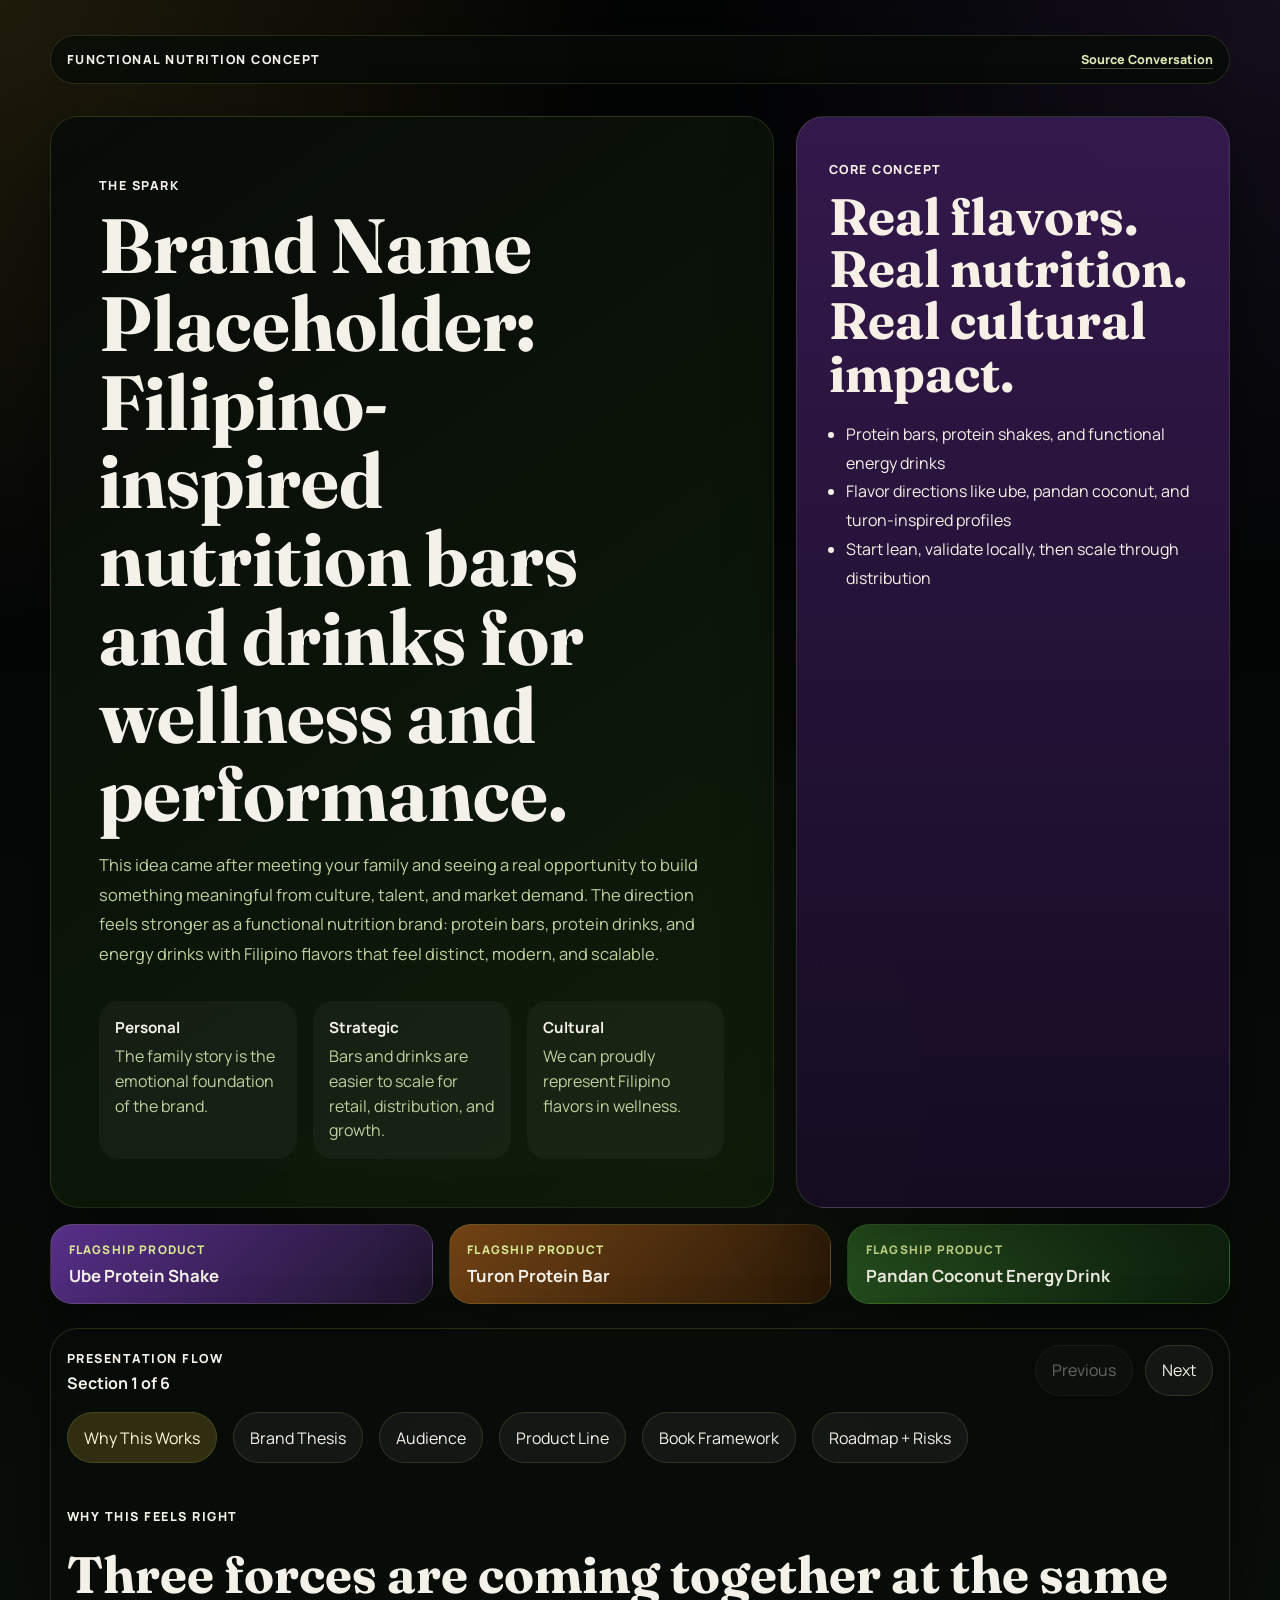
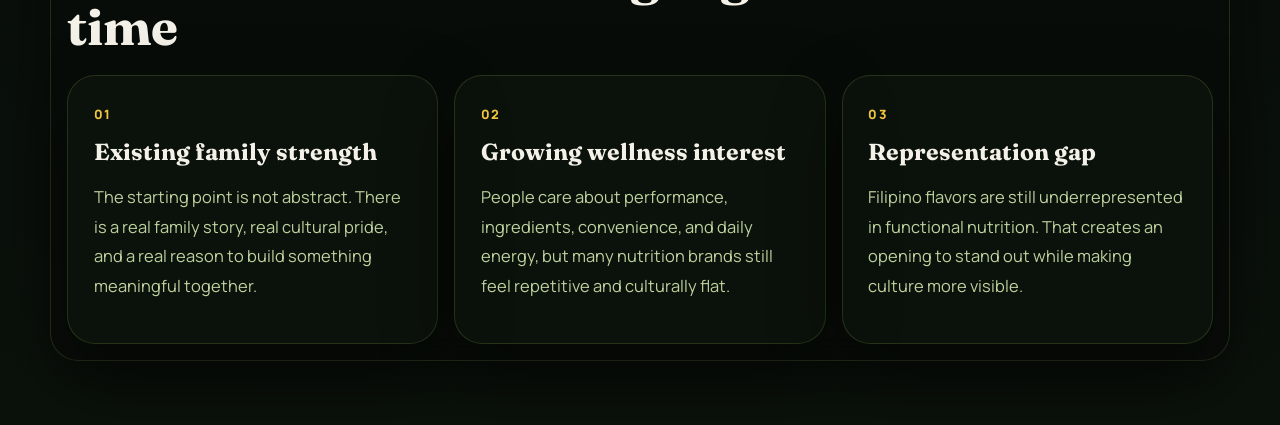
<file: filipino-wellness-bakery-presentation.html>
<!DOCTYPE html>
<html lang="en">
  <head>
    <meta charset="UTF-8" />
    <meta name="viewport" content="width=device-width, initial-scale=1.0" />
    <title>Brand Name Placeholder | Filipino Functional Nutrition</title>
    <link rel="preconnect" href="https://fonts.googleapis.com" />
    <link rel="preconnect" href="https://fonts.gstatic.com" crossorigin />
    <link
      href="https://fonts.googleapis.com/css2?family=Fraunces:opsz,wght@9..144,500;9..144,700&family=Manrope:wght@400;500;600;700;800&display=swap"
      rel="stylesheet"
    />
    <link rel="stylesheet" href="./filipino-wellness-bakery-presentation.css" />
  </head>
  <body>
    <div class="page-shell">
      <header class="hero">
        <nav class="topbar">
          <span class="eyebrow">Functional Nutrition Concept</span>
          <a
            class="chat-link"
            href="https://chatgpt.com/g/g-p-69fba948683c8191b8198b0762a16e6a-usa-business-idea-planning-execution/c/69fb9fbd-7b7c-83ea-b0d1-9ed7dc6af845"
            target="_blank"
            rel="noreferrer"
          >
            Source Conversation
          </a>
        </nav>

        <div class="hero-grid">
          <section class="hero-copy">
            <p class="kicker">The Spark</p>
            <h1>Brand Name Placeholder: Filipino-inspired nutrition bars and drinks for wellness and performance.</h1>
            <p class="lede">
              This idea came after meeting your family and seeing a real opportunity to build
              something meaningful from culture, talent, and market demand. The direction feels
              stronger as a functional nutrition brand: protein bars, protein drinks, and energy
              drinks with Filipino flavors that feel distinct, modern, and scalable.
            </p>

            <div class="hero-points">
              <div>
                <strong>Personal</strong>
                <span>The family story is the emotional foundation of the brand.</span>
              </div>
              <div>
                <strong>Strategic</strong>
                <span>Bars and drinks are easier to scale for retail, distribution, and growth.</span>
              </div>
              <div>
                <strong>Cultural</strong>
                <span>We can proudly represent Filipino flavors in wellness.</span>
              </div>
            </div>
          </section>

          <aside class="hero-card">
            <p class="card-label">Core Concept</p>
            <h2>Real flavors. Real nutrition. Real cultural impact.</h2>
            <ul>
              <li>Protein bars, protein shakes, and functional energy drinks</li>
              <li>Flavor directions like ube, pandan coconut, and turon-inspired profiles</li>
              <li>Start lean, validate locally, then scale through distribution</li>
            </ul>
          </aside>
        </div>

        <section class="product-strip">
          <article class="product-pill ube">
            <span>Flagship Product</span>
            <strong>Ube Protein Shake</strong>
          </article>
          <article class="product-pill turon">
            <span>Flagship Product</span>
            <strong>Turon Protein Bar</strong>
          </article>
          <article class="product-pill pandan">
            <span>Flagship Product</span>
            <strong>Pandan Coconut Energy Drink</strong>
          </article>
        </section>
      </header>

      <div class="carousel-shell" data-carousel="presentation">
        <div class="carousel-topbar">
          <div class="carousel-status">
            <span class="mini-label">Presentation Flow</span>
            <strong data-carousel-status>Section 1 of 6</strong>
          </div>
          <div class="carousel-actions">
            <button class="carousel-arrow" type="button" data-carousel-prev>Previous</button>
            <button class="carousel-arrow" type="button" data-carousel-next>Next</button>
          </div>
        </div>

        <div class="carousel-tabs">
          <button class="carousel-tab" type="button" data-carousel-jump="0">Why This Works</button>
          <button class="carousel-tab" type="button" data-carousel-jump="1">Brand Thesis</button>
          <button class="carousel-tab" type="button" data-carousel-jump="2">Audience</button>
          <button class="carousel-tab" type="button" data-carousel-jump="3">Product Line</button>
          <button class="carousel-tab" type="button" data-carousel-jump="4">Book Framework</button>
          <button class="carousel-tab" type="button" data-carousel-jump="5">Roadmap + Risks</button>
        </div>

        <main class="carousel-track">
          <section class="section carousel-panel is-active">
            <div class="section-heading">
              <p class="kicker">Why This Feels Right</p>
              <h2>Three forces are coming together at the same time</h2>
            </div>

            <div class="cards three-up">
              <article class="info-card">
                <span class="card-number">01</span>
                <h3>Existing family strength</h3>
                <p>
                  The starting point is not abstract. There is a real family story, real cultural
                  pride, and a real reason to build something meaningful together.
                </p>
              </article>
              <article class="info-card">
                <span class="card-number">02</span>
                <h3>Growing wellness interest</h3>
                <p>
                  People care about performance, ingredients, convenience, and daily energy, but
                  many nutrition brands still feel repetitive and culturally flat.
                </p>
              </article>
              <article class="info-card">
                <span class="card-number">03</span>
                <h3>Representation gap</h3>
                <p>
                  Filipino flavors are still underrepresented in functional nutrition. That creates
                  an opening to stand out while making culture more visible.
                </p>
              </article>
            </div>
          </section>

          <section class="section statement carousel-panel">
            <div class="statement-panel">
              <p class="kicker">Brand Thesis</p>
              <h2>
                This is not just about selling products. It is about building a brand where health,
                performance, culture, and family story all reinforce each other.
              </h2>
              <p class="statement-support">
                This idea is compelling because it sits at the intersection of consumer need,
                cultural differentiation, and disciplined brand-building. It is a business concept
                with emotional resonance and commercial logic.
              </p>
            </div>

            <div class="accordion-grid">
              <details class="info-accordion">
                <summary>Why the idea can be stronger than a generic wellness brand</summary>
                <p>
                  It has a clear identity, a recognizable story, and a flavor-driven reason to
                  exist. That makes the brand easier to remember, talk about, and position.
                </p>
              </details>
              <details class="info-accordion">
                <summary>What makes the brand emotionally credible</summary>
                <p>
                  It is rooted in family, culture, and personal conviction rather than trend
                  chasing alone, which makes the narrative more authentic.
                </p>
              </details>
            </div>
          </section>

          <section class="section carousel-panel">
            <div class="section-heading">
              <p class="kicker">Audience + Angle</p>
              <h2>Who this could serve first</h2>
            </div>

            <div class="split-grid">
              <div class="panel">
                <h3>Early audiences</h3>
                <ul class="clean-list">
                  <li>Filipino and Asian-American families who want cultural connection</li>
                  <li>Health care professionals looking for convenient, functional nutrition</li>
                  <li>Fitness-minded consumers who want flavor beyond standard protein products</li>
                  <li>Athletes and creators who can authentically represent the lifestyle</li>
                </ul>
              </div>
              <div class="panel warm">
                <h3>Brand angle</h3>
                <p>
                  A modern Filipino-inspired nutrition brand with bars and drinks for people who
                  want function, flavor, identity, and story in one experience.
                </p>
              </div>
            </div>

            <div class="accordion-grid">
              <details class="info-accordion">
                <summary>Why health care and active communities matter early</summary>
                <p>
                  They are high-frequency consumers of convenient nutrition and can provide faster,
                  more practical product feedback than a broad mass-market launch.
                </p>
              </details>
              <details class="info-accordion">
                <summary>Why cultural representation matters strategically</summary>
                <p>
                  Representation is not only mission-driven. It also creates differentiation in a
                  crowded market where many brands look and sound interchangeable.
                </p>
              </details>
            </div>
          </section>

          <section class="section carousel-panel">
            <div class="section-heading">
              <p class="kicker">Start Small</p>
              <h2>Initial product lineup</h2>
            </div>

            <div class="accordion-grid stack">
              <details class="info-accordion">
                <summary>Protein bars</summary>
                <p>
                  Start with portable, high-protein bars in distinctive Filipino-inspired flavor
                  profiles. This is a strong entry product for testing repeat purchase behavior.
                </p>
              </details>
              <details class="info-accordion">
                <summary>Protein drinks</summary>
                <p>
                  Ready-to-drink or powdered shake concepts can extend the brand into gym, wellness,
                  and convenience-driven use cases.
                </p>
              </details>
              <details class="info-accordion">
                <summary>Functional energy drinks</summary>
                <p>
                  A clean-label energy line can create a broader lifestyle identity if the first
                  products gain traction.
                </p>
              </details>
            </div>
          </section>

          <section class="section carousel-panel">
            <div class="section-heading">
              <p class="kicker">Using The Book</p>
              <h2>Why the book strengthens this business idea</h2>
              <p class="section-note">
                <em>12 Months to $1 Million</em> is not just about money. The deeper value is who
                we become in the process: builders with clearer judgment, stronger discipline,
                better taste, and a real understanding of how to create a brand people trust and
                remember.
              </p>
            </div>

            <div class="cards three-up">
              <article class="info-card">
                <h3>Market first</h3>
                <p>
                  The book pushes us to look for real demand, not just a fun idea. This concept has
                  a real audience: wellness consumers, Filipino and Asian-American communities,
                  health care workers, and people looking for better flavor in functional nutrition.
                </p>
              </article>
              <article class="info-card">
                <h3>Brand over random products</h3>
                <p>
                  The goal is not to sell random bars and drinks. The goal is to build a brand with
                  a point of view, a cultural story, and products people can immediately recognize
                  as different and meaningful.
                </p>
              </article>
              <article class="info-card">
                <h3>Founder growth</h3>
                <p>
                  What matters most is what we become while building: more disciplined, more
                  strategic, more consistent, and more capable of turning an idea into a real
                  business with standards.
                </p>
              </article>
            </div>

            <div class="accordion-grid">
              <details class="info-accordion">
                <summary>Start focused</summary>
                <p>
                  Instead of trying to do everything, we start with a few hero SKUs and one clear
                  audience. That is closer to how strong brands are built.
                </p>
              </details>
              <details class="info-accordion">
                <summary>Differentiate clearly</summary>
                <p>
                  Filipino-inspired flavors give us a reason to exist in a crowded category. The
                  idea is stronger because it has identity, not just functionality.
                </p>
              </details>
              <details class="info-accordion">
                <summary>Learn through execution</summary>
                <p>
                  We read 1 to 2 chapters per week, then apply the lessons immediately through
                  testing, packaging, pricing, messaging, and customer feedback.
                </p>
              </details>
            </div>

            <div class="reading-rhythm">
              <div>
                <p class="mini-label">Suggested cadence</p>
                <h3>Shared builder study plan</h3>
              </div>
              <div class="rhythm-steps">
                <div>
                  <strong>Week 1</strong>
                  <span>Read chapters 1 to 2 and define the brand promise and customer.</span>
                </div>
                <div>
                  <strong>Week 2</strong>
                  <span>Translate lessons into hero products, positioning, and naming ideas.</span>
                </div>
                <div>
                  <strong>Week 3+</strong>
                  <span>Keep repeating: read, discuss, apply, test, improve, and become sharper operators.</span>
                </div>
              </div>
            </div>
          </section>

          <section class="section final-call carousel-panel">
            <div class="section-heading">
              <p class="kicker">Roadmap + Risks</p>
              <h2>A practical path from concept to proof</h2>
            </div>

            <div class="accordion-grid stack">
              <details class="info-accordion">
                <summary>Roadmap overview</summary>
                <div class="roadmap compact-roadmap">
                  <article class="roadmap-step">
                    <span>Phase 1</span>
                    <h3>Clarify the concept</h3>
                    <p>Define the mission, target customer, product thesis, and key differentiation.</p>
                  </article>
                  <article class="roadmap-step">
                    <span>Phase 2</span>
                    <h3>Prototype products</h3>
                    <p>Develop a small set of bars and drinks with Filipino-inspired flavors.</p>
                  </article>
                  <article class="roadmap-step">
                    <span>Phase 3</span>
                    <h3>Test with a small circle</h3>
                    <p>Validate flavor, format, and claims with early users.</p>
                  </article>
                  <article class="roadmap-step">
                    <span>Phase 4</span>
                    <h3>Refine operations</h3>
                    <p>Tighten formulation, sourcing, shelf life, packaging, and pricing.</p>
                  </article>
                  <article class="roadmap-step">
                    <span>Phase 5</span>
                    <h3>Launch a focused pilot</h3>
                    <p>Run local pilots through gyms, health facilities, markets, or direct drops.</p>
                  </article>
                  <article class="roadmap-step">
                    <span>Phase 6</span>
                    <h3>Grow with proof</h3>
                    <p>Expand only after consistent demand and reliable execution are visible.</p>
                  </article>
                </div>
              </details>

              <details class="info-accordion">
                <summary>Key operating risks</summary>
                <div class="risk-grid">
                  <article class="risk-card">
                    <h3>Consistency</h3>
                    <p>Taste, texture, mix quality, and product performance must stay reliable.</p>
                  </article>
                  <article class="risk-card">
                    <h3>Inventory</h3>
                    <p>Specialty ingredients and packaging can be harder to forecast early.</p>
                  </article>
                  <article class="risk-card">
                    <h3>Supply chain</h3>
                    <p>Manufacturer availability and cost volatility can affect launch timing.</p>
                  </article>
                  <article class="risk-card">
                    <h3>Capacity</h3>
                    <p>Early traction can create pressure on production and founder bandwidth.</p>
                  </article>
                  <article class="risk-card">
                    <h3>Brand drift</h3>
                    <p>Trying to serve everyone too early can blur the brand's identity.</p>
                  </article>
                  <article class="risk-card">
                    <h3>Unit economics</h3>
                    <p>Costs, shipping, and margin requirements must support the model.</p>
                  </article>
                </div>
              </details>
            </div>

            <div class="final-panel">
              <p>
                My proposal is simple: read the book together, cover 1 to 2 chapters per week, and
                use each week’s lesson to make one real business decision. That keeps us aligned,
                keeps momentum high, and turns learning into progress instead of just inspiration.
                More importantly, it helps us build the habits, judgment, and brand mindset that
                matter far beyond any one revenue number.
              </p>
              <p class="closing-line">
                Start with bars and drinks. Stay consistent. Build something culturally meaningful
                and commercially scalable.
              </p>
            </div>
          </section>
        </main>
      </div>
    </div>

    <script src="./filipino-wellness-bakery-presentation.js"></script>
  </body>
</html>
</file>
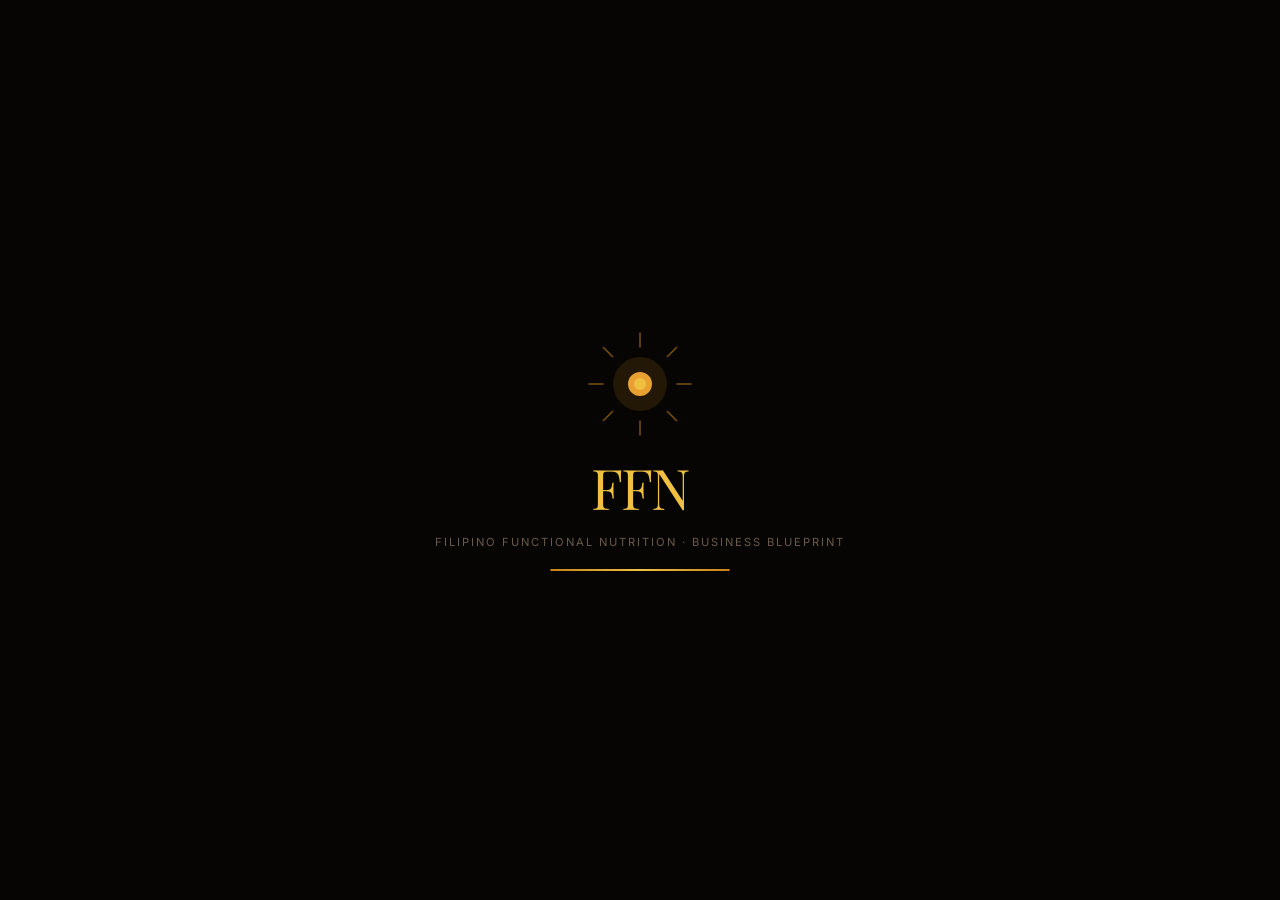
<file: Protein bar business/Filipino Protein Bars Blueprint.html>
<!DOCTYPE html>
<html lang="en" data-theme="dark">
<head>
<meta charset="UTF-8">
<meta name="viewport" content="width=device-width, initial-scale=1.0">
<title>FFN — Filipino Functional Nutrition | Business Blueprint</title>
<link rel="preconnect" href="https://fonts.googleapis.com">
<link rel="preconnect" href="https://fonts.gstatic.com" crossorigin>
<link href="https://fonts.googleapis.com/css2?family=Playfair+Display:wght@700;900&family=Inter:wght@300;400;500;600;700&display=swap" rel="stylesheet">
<style>
/* ─── DESIGN TOKENS ─── */
:root {
  --font-display: 'Playfair Display', Georgia, serif;
  --font-body: 'Inter', 'Helvetica Neue', sans-serif;

  --text-xs:   clamp(0.75rem, 0.7rem + 0.25vw, 0.875rem);
  --text-sm:   clamp(0.875rem, 0.8rem + 0.35vw, 1rem);
  --text-base: clamp(1rem, 0.95rem + 0.25vw, 1.125rem);
  --text-lg:   clamp(1.125rem, 1rem + 0.75vw, 1.5rem);
  --text-xl:   clamp(1.5rem, 1.2rem + 1.25vw, 2.25rem);
  --text-2xl:  clamp(2rem, 1.2rem + 2.5vw, 3.5rem);
  --text-3xl:  clamp(2.5rem, 1rem + 4vw, 5rem);

  --space-1: 0.25rem; --space-2: 0.5rem; --space-3: 0.75rem;
  --space-4: 1rem; --space-5: 1.25rem; --space-6: 1.5rem;
  --space-8: 2rem; --space-10: 2.5rem; --space-12: 3rem;
  --space-16: 4rem; --space-20: 5rem;

  --radius-sm: 0.375rem; --radius-md: 0.5rem;
  --radius-lg: 0.75rem; --radius-xl: 1rem; --radius-2xl: 1.5rem;
  --radius-full: 9999px;

  --transition: 180ms cubic-bezier(0.16, 1, 0.3, 1);
  --transition-slow: 420ms cubic-bezier(0.16, 1, 0.3, 1);
}

/* ─── BRAND PALETTE (Filipino Sun + Deep Navy + Gold) ─── */
:root, [data-theme="light"] {
  --color-bg: #faf8f3;
  --color-surface: #f5f2eb;
  --color-surface-2: #ede9df;
  --color-surface-offset: #e4dfd3;
  --color-border: oklch(from #2a1a0e l c h / 0.12);
  --color-divider: oklch(from #2a1a0e l c h / 0.08);
  --color-text: #1a100a;
  --color-text-muted: #6b5a4e;
  --color-text-faint: #b09e95;
  --color-text-inverse: #faf8f3;
  /* Brand colors */
  --color-primary: #c8831a;   /* Filipino Sun Gold */
  --color-primary-hover: #a8680f;
  --color-primary-active: #884e08;
  --color-primary-highlight: #f5e6cc;
  --color-deep: #0d2340;      /* Deep Navy */
  --color-deep-muted: #1a3a5c;
  --color-accent: #d4351c;    /* Philippine Flag Red */
  --color-accent-muted: #f5c4be;
  --color-gold: #e8a317;
  --color-success: #2d6e3e;
  --color-success-bg: #d4edda;
  --color-info: #1a5276;
  --color-info-bg: #d6eaf8;
  --shadow-sm: 0 1px 3px oklch(0.15 0.05 40 / 0.08);
  --shadow-md: 0 4px 16px oklch(0.15 0.05 40 / 0.12);
  --shadow-lg: 0 12px 40px oklch(0.15 0.05 40 / 0.18);
}

[data-theme="dark"] {
  --color-bg: #0e0d0b;
  --color-surface: #161410;
  --color-surface-2: #1e1b16;
  --color-surface-offset: #25211a;
  --color-border: oklch(from #f5e6c8 l c h / 0.1);
  --color-divider: oklch(from #f5e6c8 l c h / 0.06);
  --color-text: #f0e8d8;
  --color-text-muted: #a09078;
  --color-text-faint: #60503e;
  --color-text-inverse: #0e0d0b;
  --color-primary: #e8a030;
  --color-primary-hover: #f0b848;
  --color-primary-active: #f5cc6a;
  --color-primary-highlight: #3a2810;
  --color-deep: #4a8fd4;
  --color-deep-muted: #2a6aa8;
  --color-accent: #e85a44;
  --color-accent-muted: #4a1a14;
  --color-gold: #f0c040;
  --color-success: #4aaa65;
  --color-success-bg: #0d2a14;
  --color-info: #4a9fd4;
  --color-info-bg: #0a1e2e;
  --shadow-sm: 0 1px 3px oklch(0 0 0 / 0.3);
  --shadow-md: 0 4px 16px oklch(0 0 0 / 0.4);
  --shadow-lg: 0 12px 40px oklch(0 0 0 / 0.5);
}

@media (prefers-color-scheme: dark) {
  :root:not([data-theme]) {
    --color-bg: #0e0d0b; --color-surface: #161410; --color-surface-2: #1e1b16;
    --color-surface-offset: #25211a; --color-text: #f0e8d8; --color-text-muted: #a09078;
    --color-text-faint: #60503e; --color-text-inverse: #0e0d0b;
    --color-primary: #e8a030; --color-primary-hover: #f0b848; --color-primary-highlight: #3a2810;
    --color-deep: #4a8fd4; --color-deep-muted: #2a6aa8;
    --color-accent: #e85a44; --color-accent-muted: #4a1a14;
    --color-gold: #f0c040; --color-success: #4aaa65; --color-success-bg: #0d2a14;
    --color-info: #4a9fd4; --color-info-bg: #0a1e2e;
    --color-border: oklch(from #f5e6c8 l c h / 0.1); --color-divider: oklch(from #f5e6c8 l c h / 0.06);
    --shadow-sm: 0 1px 3px oklch(0 0 0 / 0.3); --shadow-md: 0 4px 16px oklch(0 0 0 / 0.4);
    --shadow-lg: 0 12px 40px oklch(0 0 0 / 0.5);
  }
}

/* ─── BASE ─── */
*, *::before, *::after { box-sizing: border-box; margin: 0; padding: 0; }
html { scroll-behavior: smooth; -webkit-font-smoothing: antialiased; }
body {
  font-family: var(--font-body);
  font-size: var(--text-base);
  color: var(--color-text);
  background: var(--color-bg);
  min-height: 100dvh;
  overflow: hidden;
}
img { display: block; max-width: 100%; }
button { cursor: pointer; border: none; background: none; font: inherit; color: inherit; }
a, button { transition: color var(--transition), background var(--transition), opacity var(--transition); }
@media (prefers-reduced-motion: reduce) {
  *, *::before, *::after { animation-duration: 0.01ms !important; transition-duration: 0.01ms !important; }
}

/* ─── LAYOUT SHELL ─── */
.app {
  display: grid;
  grid-template-rows: auto 1fr auto;
  height: 100dvh;
  overflow: hidden;
}

/* ─── TOP NAV ─── */
.topnav {
  display: flex;
  align-items: center;
  justify-content: space-between;
  padding: var(--space-3) var(--space-6);
  background: var(--color-surface);
  border-bottom: 1px solid var(--color-border);
  gap: var(--space-4);
  position: relative;
  z-index: 100;
  flex-shrink: 0;
}
.logo-mark {
  display: flex;
  align-items: center;
  gap: var(--space-2);
  flex-shrink: 0;
}
.logo-svg { width: 32px; height: 32px; }
.logo-text {
  font-family: var(--font-display);
  font-size: var(--text-sm);
  font-weight: 700;
  letter-spacing: -0.02em;
  line-height: 1.1;
}
.logo-sub {
  font-size: var(--text-xs);
  color: var(--color-text-muted);
  font-weight: 400;
  display: block;
}
.nav-tabs {
  display: flex;
  gap: var(--space-1);
  overflow-x: auto;
  scrollbar-width: none;
  flex: 1;
  justify-content: center;
}
.nav-tabs::-webkit-scrollbar { display: none; }
.nav-tab {
  padding: var(--space-2) var(--space-3);
  border-radius: var(--radius-full);
  font-size: var(--text-xs);
  font-weight: 500;
  white-space: nowrap;
  color: var(--color-text-muted);
  transition: all var(--transition);
  border: 1px solid transparent;
  flex-shrink: 0;
}
.nav-tab:hover { color: var(--color-text); background: var(--color-surface-2); }
.nav-tab.active {
  color: var(--color-text-inverse);
  background: var(--color-primary);
  border-color: var(--color-primary);
}
.nav-controls {
  display: flex;
  align-items: center;
  gap: var(--space-2);
  flex-shrink: 0;
}
.nav-btn {
  width: 32px; height: 32px;
  border-radius: var(--radius-full);
  background: var(--color-surface-2);
  border: 1px solid var(--color-border);
  display: flex; align-items: center; justify-content: center;
  color: var(--color-text-muted);
  font-size: 14px;
  transition: all var(--transition);
}
.nav-btn:hover { background: var(--color-primary); color: var(--color-text-inverse); border-color: var(--color-primary); }
.nav-btn:disabled { opacity: 0.3; pointer-events: none; }
.theme-btn {
  width: 32px; height: 32px;
  border-radius: var(--radius-full);
  background: var(--color-surface-2);
  border: 1px solid var(--color-border);
  display: flex; align-items: center; justify-content: center;
  color: var(--color-text-muted);
  transition: all var(--transition);
}
.theme-btn:hover { color: var(--color-primary); }

/* ─── CAROUSEL VIEWPORT ─── */
.carousel-viewport {
  overflow: hidden;
  position: relative;
}
.carousel-track {
  display: flex;
  height: 100%;
  transition: transform 0.5s cubic-bezier(0.16, 1, 0.3, 1);
  will-change: transform;
}
.slide {
  min-width: 100%;
  height: 100%;
  overflow-y: auto;
  scrollbar-width: thin;
  scrollbar-color: var(--color-border) transparent;
  padding: var(--space-8) var(--space-6);
}
.slide::-webkit-scrollbar { width: 4px; }
.slide::-webkit-scrollbar-track { background: transparent; }
.slide::-webkit-scrollbar-thumb { background: var(--color-border); border-radius: var(--radius-full); }

/* ─── PROGRESS DOTS ─── */
.progress-bar {
  display: flex;
  align-items: center;
  justify-content: center;
  gap: var(--space-2);
  padding: var(--space-3);
  background: var(--color-surface);
  border-top: 1px solid var(--color-border);
  flex-shrink: 0;
}
.dot {
  width: 6px; height: 6px;
  border-radius: var(--radius-full);
  background: var(--color-border);
  transition: all var(--transition);
  cursor: pointer;
}
.dot.active {
  width: 24px;
  background: var(--color-primary);
}
.slide-counter {
  font-size: var(--text-xs);
  color: var(--color-text-muted);
  font-variant-numeric: tabular-nums;
  min-width: 3ch;
}

/* ─── SHARED SECTION ELEMENTS ─── */
.section-eyebrow {
  font-size: var(--text-xs);
  font-weight: 600;
  letter-spacing: 0.12em;
  text-transform: uppercase;
  color: var(--color-primary);
  margin-bottom: var(--space-2);
}
.section-title {
  font-family: var(--font-display);
  font-size: var(--text-2xl);
  line-height: 1.1;
  margin-bottom: var(--space-4);
  letter-spacing: -0.02em;
}
.section-lead {
  font-size: var(--text-base);
  color: var(--color-text-muted);
  line-height: 1.7;
  max-width: 65ch;
  margin-bottom: var(--space-8);
}
.card {
  background: var(--color-surface);
  border: 1px solid var(--color-border);
  border-radius: var(--radius-xl);
  padding: var(--space-5);
  box-shadow: var(--shadow-sm);
  transition: box-shadow var(--transition);
}
.card:hover { box-shadow: var(--shadow-md); }
.card-title {
  font-family: var(--font-display);
  font-size: var(--text-lg);
  margin-bottom: var(--space-2);
  line-height: 1.2;
}
.card-body { font-size: var(--text-sm); color: var(--color-text-muted); line-height: 1.7; }
.tag {
  display: inline-flex; align-items: center; gap: var(--space-1);
  padding: 2px var(--space-2);
  border-radius: var(--radius-full);
  font-size: var(--text-xs); font-weight: 600;
  background: var(--color-primary-highlight);
  color: var(--color-primary);
}
.tag.navy { background: var(--color-info-bg); color: var(--color-info); }
.tag.red { background: var(--color-accent-muted); color: var(--color-accent); }
.tag.green { background: var(--color-success-bg); color: var(--color-success); }
.grid-2 { display: grid; grid-template-columns: repeat(auto-fill, minmax(min(300px,100%), 1fr)); gap: var(--space-4); }
.grid-3 { display: grid; grid-template-columns: repeat(auto-fill, minmax(min(240px,100%), 1fr)); gap: var(--space-4); }
.grid-4 { display: grid; grid-template-columns: repeat(auto-fill, minmax(min(200px,100%), 1fr)); gap: var(--space-3); }
.divider { height: 1px; background: var(--color-divider); margin: var(--space-8) 0; }
.content-wrap { max-width: 1200px; margin: 0 auto; }

/* ─── HERO / HOME SLIDE ─── */
.hero-slide {
  background: radial-gradient(ellipse at 20% 50%, oklch(from var(--color-primary) l c h / 0.08) 0%, transparent 60%),
              radial-gradient(ellipse at 80% 20%, oklch(from var(--color-deep) l c h / 0.06) 0%, transparent 50%),
              var(--color-bg);
  display: flex; align-items: flex-start;
}
.hero-grid {
  display: grid;
  grid-template-columns: 1fr 1fr;
  gap: var(--space-12);
  align-items: start;
  width: 100%;
}
@media (max-width: 768px) {
  .hero-grid { grid-template-columns: 1fr; gap: var(--space-6); }
}
.hero-eyebrow {
  display: inline-flex; align-items: center; gap: var(--space-2);
  padding: var(--space-2) var(--space-3);
  border-radius: var(--radius-full);
  border: 1px solid var(--color-border);
  background: var(--color-surface);
  font-size: var(--text-xs); font-weight: 600;
  letter-spacing: 0.08em; text-transform: uppercase;
  color: var(--color-text-muted);
  margin-bottom: var(--space-4);
}
.hero-title {
  font-family: var(--font-display);
  font-size: var(--text-3xl);
  line-height: 1.05;
  letter-spacing: -0.03em;
  margin-bottom: var(--space-4);
}
.hero-title em {
  font-style: italic;
  color: var(--color-primary);
}
.hero-sub {
  font-size: var(--text-base);
  color: var(--color-text-muted);
  line-height: 1.75;
  max-width: 50ch;
  margin-bottom: var(--space-8);
}
.verse-card {
  background: var(--color-surface);
  border: 1px solid var(--color-border);
  border-radius: var(--radius-xl);
  padding: var(--space-5);
  border-left: 3px solid var(--color-gold);
  margin-bottom: var(--space-6);
}
.verse-text {
  font-family: var(--font-display);
  font-style: italic;
  font-size: var(--text-base);
  line-height: 1.7;
  color: var(--color-text);
  margin-bottom: var(--space-2);
}
.verse-ref {
  font-size: var(--text-xs);
  color: var(--color-text-muted);
  font-weight: 600;
  letter-spacing: 0.06em;
}
.hero-stats {
  display: grid; grid-template-columns: 1fr 1fr;
  gap: var(--space-3);
  margin-bottom: var(--space-6);
}
.stat-box {
  background: var(--color-surface);
  border: 1px solid var(--color-border);
  border-radius: var(--radius-lg);
  padding: var(--space-4);
  text-align: center;
}
.stat-num {
  font-family: var(--font-display);
  font-size: var(--text-xl);
  font-weight: 700;
  color: var(--color-primary);
  display: block;
  line-height: 1;
  margin-bottom: var(--space-1);
}
.stat-label {
  font-size: var(--text-xs);
  color: var(--color-text-muted);
  line-height: 1.3;
}
.product-pills {
  display: flex; flex-wrap: wrap; gap: var(--space-2); margin-bottom: var(--space-6);
}
.pill {
  padding: var(--space-2) var(--space-4);
  border-radius: var(--radius-full);
  border: 1px solid var(--color-border);
  background: var(--color-surface);
  font-size: var(--text-xs); font-weight: 600;
  transition: all var(--transition);
}
.pill:hover { background: var(--color-primary); color: var(--color-text-inverse); border-color: var(--color-primary); }
.hero-right-stack { display: flex; flex-direction: column; gap: var(--space-4); }
.mission-big {
  background: var(--color-deep);
  border-radius: var(--radius-2xl);
  padding: var(--space-8);
  color: #fff;
}
[data-theme="light"] .mission-big { color: #fff; }
.mission-big h3 {
  font-family: var(--font-display);
  font-size: var(--text-lg);
  margin-bottom: var(--space-3);
  color: var(--color-gold);
}
.mission-big p { font-size: var(--text-sm); line-height: 1.7; opacity: 0.9; }
.nav-hint {
  display: flex; align-items: center; gap: var(--space-2);
  font-size: var(--text-xs); color: var(--color-text-faint);
  margin-top: var(--space-4);
}

/* ─── PHASE TIMELINE ─── */
.phase-timeline { position: relative; }
.phase-timeline::before {
  content: '';
  position: absolute;
  left: 20px; top: 0; bottom: 0;
  width: 2px;
  background: linear-gradient(to bottom, var(--color-primary), var(--color-deep), var(--color-accent));
  border-radius: var(--radius-full);
}
.phase-item {
  display: grid;
  grid-template-columns: 44px 1fr;
  gap: var(--space-5);
  margin-bottom: var(--space-6);
  position: relative;
}
.phase-dot {
  width: 40px; height: 40px;
  border-radius: var(--radius-full);
  display: flex; align-items: center; justify-content: center;
  font-family: var(--font-display);
  font-weight: 700;
  font-size: var(--text-sm);
  flex-shrink: 0;
  position: relative;
  z-index: 1;
  border: 2px solid var(--color-bg);
}
.phase-dot.p1 { background: var(--color-primary); color: var(--color-text-inverse); }
.phase-dot.p2 { background: var(--color-deep); color: #fff; }
.phase-dot.p3 { background: var(--color-accent); color: #fff; }
.phase-dot.p4 { background: var(--color-success); color: #fff; }
.phase-content { padding-top: var(--space-2); }
.phase-header {
  display: flex; align-items: flex-start; gap: var(--space-3);
  margin-bottom: var(--space-3); flex-wrap: wrap;
}
.phase-title {
  font-family: var(--font-display);
  font-size: var(--text-lg);
  line-height: 1.2;
}
.phase-duration {
  font-size: var(--text-xs); font-weight: 600;
  padding: 2px var(--space-3);
  border-radius: var(--radius-full);
  background: var(--color-surface);
  border: 1px solid var(--color-border);
  color: var(--color-text-muted);
  white-space: nowrap;
  margin-top: 2px;
}
.checklist {
  display: flex; flex-direction: column; gap: var(--space-2);
  padding: 0; list-style: none;
}
.checklist li {
  display: flex; align-items: flex-start; gap: var(--space-2);
  font-size: var(--text-sm); color: var(--color-text-muted); line-height: 1.5;
}
.check-icon {
  width: 16px; height: 16px; flex-shrink: 0; margin-top: 2px;
  color: var(--color-success);
}
.check-icon.pending { color: var(--color-primary); }
.phase-grid { display: grid; grid-template-columns: 1fr 1fr; gap: var(--space-3); margin-top: var(--space-3); }
@media (max-width: 600px) { .phase-grid { grid-template-columns: 1fr; } }
.mini-card {
  background: var(--color-surface-2);
  border: 1px solid var(--color-border);
  border-radius: var(--radius-lg);
  padding: var(--space-3) var(--space-4);
}
.mini-card-label {
  font-size: var(--text-xs); font-weight: 600;
  text-transform: uppercase; letter-spacing: 0.08em;
  color: var(--color-primary);
  margin-bottom: var(--space-1);
}
.mini-card-text {
  font-size: var(--text-sm); color: var(--color-text-muted); line-height: 1.5;
}

/* ─── VALUES SLIDE ─── */
.values-hero {
  background: var(--color-deep);
  border-radius: var(--radius-2xl);
  padding: var(--space-8);
  margin-bottom: var(--space-6);
  color: #fff;
  position: relative;
  overflow: hidden;
}
.values-hero::before {
  content: '✝';
  position: absolute; right: var(--space-6); top: var(--space-4);
  font-size: 6rem; opacity: 0.06;
  font-family: var(--font-display);
}
.values-hero h2 {
  font-family: var(--font-display);
  font-size: var(--text-2xl);
  margin-bottom: var(--space-3);
  color: var(--color-gold);
  line-height: 1.1;
}
.values-hero p { font-size: var(--text-base); line-height: 1.75; opacity: 0.9; max-width: 60ch; }
.values-grid {
  display: grid;
  grid-template-columns: repeat(auto-fill, minmax(min(280px,100%),1fr));
  gap: var(--space-4);
  margin-bottom: var(--space-6);
}
.value-card {
  background: var(--color-surface);
  border: 1px solid var(--color-border);
  border-radius: var(--radius-xl);
  padding: var(--space-5);
  transition: box-shadow var(--transition), transform var(--transition);
}
.value-card:hover { box-shadow: var(--shadow-md); transform: translateY(-2px); }
.value-icon {
  font-size: 1.75rem;
  margin-bottom: var(--space-3);
  line-height: 1;
}
.value-name {
  font-family: var(--font-display);
  font-size: var(--text-lg);
  margin-bottom: var(--space-2);
  color: var(--color-primary);
}
.value-desc { font-size: var(--text-sm); color: var(--color-text-muted); line-height: 1.7; }
.pillars-row {
  display: grid;
  grid-template-columns: repeat(auto-fill, minmax(min(180px,100%),1fr));
  gap: var(--space-3);
  margin-bottom: var(--space-6);
}
.pillar {
  background: var(--color-surface);
  border: 1px solid var(--color-border);
  border-radius: var(--radius-lg);
  padding: var(--space-4);
  text-align: center;
}
.pillar-num {
  font-family: var(--font-display);
  font-size: var(--text-xl);
  color: var(--color-primary);
  display: block;
  font-weight: 700;
}
.pillar-label {
  font-size: var(--text-xs); font-weight: 600;
  color: var(--color-text-muted);
  text-transform: uppercase; letter-spacing: 0.08em;
}

/* ─── PRODUCTION SLIDE ─── */
.production-flow {
  display: flex;
  flex-direction: column;
  gap: var(--space-3);
}
.flow-step {
  display: grid;
  grid-template-columns: 40px 1fr;
  gap: var(--space-4);
  align-items: start;
}
.flow-num {
  width: 40px; height: 40px;
  border-radius: var(--radius-full);
  background: var(--color-primary-highlight);
  border: 2px solid var(--color-primary);
  display: flex; align-items: center; justify-content: center;
  font-family: var(--font-display); font-weight: 700;
  font-size: var(--text-sm);
  color: var(--color-primary);
  flex-shrink: 0;
}
.flow-body { padding-top: var(--space-2); }
.flow-title {
  font-weight: 600;
  font-size: var(--text-base);
  margin-bottom: var(--space-1);
}
.flow-text { font-size: var(--text-sm); color: var(--color-text-muted); line-height: 1.6; }
.flow-connector {
  width: 2px; height: var(--space-3); background: var(--color-border);
  margin-left: 20px;
}
.kitchen-grid {
  display: grid;
  grid-template-columns: 1fr 1fr;
  gap: var(--space-4);
  margin: var(--space-6) 0;
}
@media (max-width: 600px) { .kitchen-grid { grid-template-columns: 1fr; } }
.kitchen-card {
  background: var(--color-surface);
  border: 1px solid var(--color-border);
  border-radius: var(--radius-xl);
  padding: var(--space-5);
}
.kitchen-card h4 {
  font-family: var(--font-display);
  font-size: var(--text-base);
  margin-bottom: var(--space-3);
  display: flex; align-items: center; gap: var(--space-2);
}

/* ─── SOCIAL MEDIA SLIDE ─── */
.platform-grid {
  display: grid;
  grid-template-columns: repeat(auto-fill, minmax(min(260px,100%),1fr));
  gap: var(--space-4);
  margin-bottom: var(--space-6);
}
.platform-card {
  background: var(--color-surface);
  border: 1px solid var(--color-border);
  border-radius: var(--radius-xl);
  padding: var(--space-5);
  transition: all var(--transition);
}
.platform-card:hover { box-shadow: var(--shadow-md); transform: translateY(-2px); }
.platform-icon {
  width: 44px; height: 44px;
  border-radius: var(--radius-lg);
  display: flex; align-items: center; justify-content: center;
  font-size: 1.25rem;
  margin-bottom: var(--space-3);
}
.platform-icon.tiktok { background: #000; color: #fff; }
.platform-icon.ig { background: linear-gradient(135deg,#f09433,#e6683c,#dc2743,#cc2366,#bc1888); color: #fff; }
.platform-icon.yt { background: #ff0000; color: #fff; }
.platform-icon.fb { background: #1877f2; color: #fff; }
.platform-name { font-weight: 600; font-size: var(--text-base); margin-bottom: var(--space-2); }
.platform-goal { font-size: var(--text-xs); color: var(--color-primary); font-weight: 600; margin-bottom: var(--space-2); }
.platform-desc { font-size: var(--text-sm); color: var(--color-text-muted); line-height: 1.6; }
.content-types {
  display: grid;
  grid-template-columns: repeat(auto-fill, minmax(min(220px,100%),1fr));
  gap: var(--space-3);
  margin-bottom: var(--space-6);
}
.content-type {
  background: var(--color-surface);
  border: 1px solid var(--color-border);
  border-radius: var(--radius-lg);
  padding: var(--space-4);
}
.content-type h4 {
  font-weight: 600; font-size: var(--text-sm);
  margin-bottom: var(--space-2); color: var(--color-primary);
}
.content-type ul {
  padding-left: var(--space-4); list-style: disc;
  font-size: var(--text-xs); color: var(--color-text-muted); line-height: 1.8;
}

/* ─── PRODUCTS SLIDE ─── */
.product-launch-grid {
  display: grid;
  grid-template-columns: repeat(auto-fill, minmax(min(300px,100%),1fr));
  gap: var(--space-5);
  margin-bottom: var(--space-6);
}
.product-card {
  background: var(--color-surface);
  border: 1px solid var(--color-border);
  border-radius: var(--radius-2xl);
  padding: var(--space-6);
  position: relative;
  transition: all var(--transition);
}
.product-card:hover { box-shadow: var(--shadow-md); }
.product-phase-badge {
  position: absolute; top: var(--space-4); right: var(--space-4);
  font-size: var(--text-xs); font-weight: 700;
  padding: 2px var(--space-3); border-radius: var(--radius-full);
}
.badge-now { background: var(--color-success-bg); color: var(--color-success); }
.badge-later { background: var(--color-info-bg); color: var(--color-info); }
.badge-seasonal { background: var(--color-primary-highlight); color: var(--color-primary); }
.product-emoji { font-size: 2.5rem; margin-bottom: var(--space-3); }
.product-name {
  font-family: var(--font-display);
  font-size: var(--text-lg);
  margin-bottom: var(--space-2);
  line-height: 1.2;
}
.product-tagline { font-size: var(--text-xs); color: var(--color-primary); font-weight: 600; margin-bottom: var(--space-3); }
.product-details { font-size: var(--text-sm); color: var(--color-text-muted); line-height: 1.7; }
.flavor-tags { display: flex; flex-wrap: wrap; gap: var(--space-2); margin-top: var(--space-3); }

/* ─── MARKET RESEARCH SLIDE ─── */
.research-table {
  width: 100%;
  border-collapse: collapse;
  font-size: var(--text-sm);
  margin-bottom: var(--space-6);
}
.research-table th {
  text-align: left;
  padding: var(--space-3) var(--space-4);
  background: var(--color-surface);
  border-bottom: 2px solid var(--color-primary);
  font-weight: 600; font-size: var(--text-xs);
  text-transform: uppercase; letter-spacing: 0.08em;
  color: var(--color-text-muted);
}
.research-table td {
  padding: var(--space-3) var(--space-4);
  border-bottom: 1px solid var(--color-divider);
  color: var(--color-text-muted);
  vertical-align: top;
}
.research-table tr:hover td { background: var(--color-surface); }
.competitor-winner {
  display: inline-flex; align-items: center; gap: var(--space-1);
  font-size: var(--text-xs); font-weight: 700;
  color: var(--color-success);
}

/* ─── COMMUNITY SLIDE ─── */
.give-back-grid {
  display: grid;
  grid-template-columns: repeat(auto-fill, minmax(min(260px,100%),1fr));
  gap: var(--space-4);
  margin-bottom: var(--space-6);
}
.give-card {
  background: var(--color-surface);
  border: 1px solid var(--color-border);
  border-radius: var(--radius-xl);
  padding: var(--space-5);
  transition: all var(--transition);
}
.give-card:hover { box-shadow: var(--shadow-md); transform: translateY(-2px); }
.give-icon { font-size: 2rem; margin-bottom: var(--space-3); }
.give-title { font-family: var(--font-display); font-size: var(--text-lg); margin-bottom: var(--space-2); }
.give-desc { font-size: var(--text-sm); color: var(--color-text-muted); line-height: 1.7; }

/* ─── TOOLS SLIDE ─── */
.tools-category { margin-bottom: var(--space-8); }
.tools-cat-title {
  font-size: var(--text-xs); font-weight: 700;
  text-transform: uppercase; letter-spacing: 0.1em;
  color: var(--color-primary);
  margin-bottom: var(--space-3);
  padding-bottom: var(--space-2);
  border-bottom: 1px solid var(--color-border);
}
.tools-list {
  display: grid;
  grid-template-columns: repeat(auto-fill, minmax(min(220px,100%),1fr));
  gap: var(--space-3);
}
.tool-item {
  display: flex; align-items: flex-start; gap: var(--space-3);
  background: var(--color-surface);
  border: 1px solid var(--color-border);
  border-radius: var(--radius-lg);
  padding: var(--space-3) var(--space-4);
}
.tool-logo {
  width: 32px; height: 32px;
  border-radius: var(--radius-md);
  background: var(--color-surface-2);
  display: flex; align-items: center; justify-content: center;
  font-size: 1rem; flex-shrink: 0;
}
.tool-name { font-weight: 600; font-size: var(--text-sm); margin-bottom: 2px; }
.tool-use { font-size: var(--text-xs); color: var(--color-text-muted); line-height: 1.4; }
.tool-cost {
  font-size: var(--text-xs); font-weight: 700;
  color: var(--color-success);
  margin-top: 2px;
}

/* ─── ROADMAP SLIDE ─── */
.roadmap-row {
  display: grid;
  grid-template-columns: repeat(4, 1fr);
  gap: var(--space-4);
  margin-bottom: var(--space-6);
}
@media (max-width: 900px) { .roadmap-row { grid-template-columns: 1fr 1fr; } }
@media (max-width: 500px) { .roadmap-row { grid-template-columns: 1fr; } }
.roadmap-col {
  background: var(--color-surface);
  border: 1px solid var(--color-border);
  border-radius: var(--radius-xl);
  padding: var(--space-5);
  position: relative;
  overflow: hidden;
}
.roadmap-col::before {
  content: '';
  position: absolute; top: 0; left: 0; right: 0;
  height: 3px;
}
.roadmap-col.r1::before { background: var(--color-primary); }
.roadmap-col.r2::before { background: var(--color-deep); }
.roadmap-col.r3::before { background: var(--color-accent); }
.roadmap-col.r4::before { background: var(--color-success); }
.roadmap-phase {
  font-size: var(--text-xs); font-weight: 700;
  text-transform: uppercase; letter-spacing: 0.1em;
  margin-bottom: var(--space-1);
}
.r1 .roadmap-phase { color: var(--color-primary); }
.r2 .roadmap-phase { color: var(--color-deep); }
.r3 .roadmap-phase { color: var(--color-accent); }
.r4 .roadmap-phase { color: var(--color-success); }
.roadmap-duration {
  font-family: var(--font-display);
  font-size: var(--text-lg);
  margin-bottom: var(--space-3);
  line-height: 1.2;
}
.roadmap-items {
  list-style: none; padding: 0;
  display: flex; flex-direction: column; gap: var(--space-2);
}
.roadmap-items li {
  display: flex; align-items: flex-start; gap: var(--space-2);
  font-size: var(--text-xs); color: var(--color-text-muted); line-height: 1.5;
}
.roadmap-items li::before {
  content: '→';
  color: var(--color-primary); font-weight: 700; flex-shrink: 0;
  margin-top: 1px;
}
.kpi-row {
  display: grid;
  grid-template-columns: repeat(auto-fill, minmax(min(160px,100%),1fr));
  gap: var(--space-3);
}
.kpi-box {
  background: var(--color-surface);
  border: 1px solid var(--color-border);
  border-radius: var(--radius-lg);
  padding: var(--space-3) var(--space-4);
  text-align: center;
}
.kpi-label { font-size: var(--text-xs); color: var(--color-text-muted); margin-bottom: var(--space-1); }
.kpi-value {
  font-family: var(--font-display);
  font-size: var(--text-lg);
  color: var(--color-primary);
  font-weight: 700;
}

/* ─── LEGAL / PARTNERSHIPS ─── */
.legal-grid {
  display: grid;
  grid-template-columns: 1fr 1fr;
  gap: var(--space-5);
  margin-bottom: var(--space-6);
}
@media (max-width: 700px) { .legal-grid { grid-template-columns: 1fr; } }
.legal-section h3 {
  font-family: var(--font-display);
  font-size: var(--text-base);
  margin-bottom: var(--space-3);
  color: var(--color-primary);
  display: flex; align-items: center; gap: var(--space-2);
}
.step-list {
  list-style: none; padding: 0;
  display: flex; flex-direction: column; gap: var(--space-2);
}
.step-list li {
  display: flex; align-items: flex-start; gap: var(--space-3);
  font-size: var(--text-sm); color: var(--color-text-muted); line-height: 1.5;
  padding: var(--space-3);
  background: var(--color-surface);
  border: 1px solid var(--color-border);
  border-radius: var(--radius-lg);
}
.step-num {
  width: 22px; height: 22px; flex-shrink: 0;
  border-radius: var(--radius-full);
  background: var(--color-primary);
  color: var(--color-text-inverse);
  font-size: var(--text-xs); font-weight: 700;
  display: flex; align-items: center; justify-content: center;
  margin-top: 1px;
}

/* ─── KEYBOARD HINT BADGE ─── */
.kbd-hint {
  display: inline-flex; align-items: center; gap: 4px;
  font-size: 11px; color: var(--color-text-faint);
}
kbd {
  padding: 2px 5px;
  border: 1px solid var(--color-border);
  border-radius: 3px;
  background: var(--color-surface);
  font-size: 10px;
  font-family: var(--font-body);
}

/* ─── SWIPE HINT ─── */
.swipe-indicator {
  position: fixed;
  bottom: 60px;
  left: 50%;
  transform: translateX(-50%);
  background: oklch(from var(--color-text) l c h / 0.85);
  color: var(--color-bg);
  font-size: var(--text-xs);
  padding: var(--space-2) var(--space-4);
  border-radius: var(--radius-full);
  pointer-events: none;
  opacity: 0;
  transition: opacity 0.3s;
  z-index: 200;
  white-space: nowrap;
}
.swipe-indicator.show { opacity: 1; }

/* ═══════════════════════════════════════════
   CINEMATIC INTRO SPLASH
═══════════════════════════════════════════ */
#intro-overlay {
  position: fixed; inset: 0; z-index: 9999;
  background: #060504;
  display: flex; align-items: center; justify-content: center;
  flex-direction: column; gap: 1.25rem;
  pointer-events: none;
}
#intro-overlay.out { animation: intro-exit 0.9s cubic-bezier(0.16,1,0.3,1) forwards; }
@keyframes intro-exit { to { opacity: 0; transform: scale(1.03); } }
.intro-icon-wrap {
  position: relative; width: 110px; height: 110px;
  display: flex; align-items: center; justify-content: center;
  animation: intro-pop 1.1s 0.2s both cubic-bezier(0.16,1,0.3,1);
}
@keyframes intro-pop {
  from { opacity: 0; transform: scale(0.3) rotate(-20deg); }
  to   { opacity: 1; transform: scale(1)   rotate(0deg); }
}
.intro-rays-ring {
  position: absolute; inset: 0; width: 100%; height: 100%;
  animation: spin-rays 10s linear infinite;
}
@keyframes spin-rays { to { transform: rotate(360deg); } }
.intro-headline {
  font-family: var(--font-display);
  font-size: clamp(2rem,5vw,3.5rem);
  color: #f0c040; letter-spacing: -0.03em; text-align: center; line-height: 1;
  animation: intro-up 1s 0.75s both cubic-bezier(0.16,1,0.3,1);
}
.intro-tagline {
  font-size: 0.7rem; color: #6a5a4a; letter-spacing: 0.18em;
  text-transform: uppercase; text-align: center;
  animation: intro-up 1s 1.05s both cubic-bezier(0.16,1,0.3,1);
}
@keyframes intro-up {
  from { opacity: 0; transform: translateY(18px); }
  to   { opacity: 1; transform: translateY(0); }
}
.intro-bar-wrap {
  width: 180px; height: 2px;
  background: rgba(255,255,255,0.06); border-radius: 99px; overflow: hidden;
  animation: intro-up 0.5s 1.3s both;
}
.intro-bar-fill {
  height: 100%; width: 0%;
  background: linear-gradient(90deg, #c8831a, #f0c040, #c8831a);
  border-radius: 99px;
  animation: bar-load 1.5s 1.35s cubic-bezier(0.16,1,0.3,1) forwards;
}
@keyframes bar-load { to { width: 100%; } }

/* ═══════════════════════════════════════════
   HERO AURORA BACKGROUND
═══════════════════════════════════════════ */
.hero-aurora {
  position: absolute; inset: 0; overflow: hidden;
  pointer-events: none; z-index: 0;
}
.aurora-orb {
  position: absolute; border-radius: 50%;
  filter: blur(90px); mix-blend-mode: screen;
}
.ao1 {
  width: 600px; height: 600px;
  background: radial-gradient(circle, rgba(200,131,26,0.22), transparent 70%);
  top: -25%; left: -15%;
  animation: orb1 16s ease-in-out infinite;
}
.ao2 {
  width: 450px; height: 450px;
  background: radial-gradient(circle, rgba(74,143,212,0.18), transparent 70%);
  top: 20%; right: -8%;
  animation: orb2 20s ease-in-out infinite;
}
.ao3 {
  width: 350px; height: 350px;
  background: radial-gradient(circle, rgba(212,53,28,0.14), transparent 70%);
  bottom: -15%; left: 35%;
  animation: orb3 24s ease-in-out infinite;
}
@keyframes orb1 {
  0%,100%{ transform:translate(0,0) scale(1); }
  33%    { transform:translate(70px,-50px) scale(1.18); }
  66%    { transform:translate(-40px,60px) scale(0.88); }
}
@keyframes orb2 {
  0%,100%{ transform:translate(0,0) scale(1); }
  40%    { transform:translate(-60px,70px) scale(1.22); }
  70%    { transform:translate(50px,-40px) scale(0.82); }
}
@keyframes orb3 {
  0%,100%{ transform:translate(0,0) scale(1); }
  50%    { transform:translate(-90px,-70px) scale(1.35); }
}
#particle-canvas {
  position: absolute; inset: 0;
  pointer-events: none; z-index: 0;
}
.hero-slide { position: relative; }
.hero-slide > .content-wrap { position: relative; z-index: 1; }

/* ═══════════════════════════════════════════
   SLIDE ENTRANCE — staggered fade-up
═══════════════════════════════════════════ */
.ec { /* entrance child */
  opacity: 0;
  transform: translateY(26px);
  transition: opacity 0.55s cubic-bezier(0.16,1,0.3,1),
              transform 0.55s cubic-bezier(0.16,1,0.3,1);
}
.ec.in { opacity: 1; transform: translateY(0); }

/* ═══════════════════════════════════════════
   FLOATING PILLS
═══════════════════════════════════════════ */
@keyframes pill-bob {
  0%,100% { transform: translateY(0); }
  50%     { transform: translateY(-6px); }
}
.pill { animation: pill-bob 3.2s ease-in-out infinite; }
.pill:nth-child(1){ animation-delay:0s; }
.pill:nth-child(2){ animation-delay:.28s; }
.pill:nth-child(3){ animation-delay:.56s; }
.pill:nth-child(4){ animation-delay:.84s; }
.pill:nth-child(5){ animation-delay:1.12s; }
.pill:nth-child(6){ animation-delay:1.4s; }

/* ═══════════════════════════════════════════
   SHIMMER VERSE CARD
═══════════════════════════════════════════ */
.verse-card { position: relative; overflow: hidden; }
.verse-card::after {
  content:'';
  position:absolute; inset:0;
  background: linear-gradient(100deg,
    transparent 25%,rgba(240,192,64,0.07) 50%,transparent 75%);
  background-size: 200% 100%;
  animation: v-shimmer 3.5s ease-in-out infinite;
  pointer-events: none;
}
@keyframes v-shimmer {
  0%  { background-position: -100% 0; }
  100%{ background-position: 200% 0; }
}

/* ═══════════════════════════════════════════
   MISSION BIG — animated gradient border
═══════════════════════════════════════════ */
.mission-big { position: relative; overflow: hidden; }
.mission-big::before {
  content:'';
  position:absolute; inset:-2px;
  background: linear-gradient(135deg,
    #c8831a 0%, #f0c040 33%, #0d2340 66%, #c8831a 100%);
  background-size: 300% 300%;
  animation: grad-spin 7s ease infinite;
  border-radius: inherit; z-index: 0; opacity: 0.35;
}
.mission-big > * { position: relative; z-index: 1; }
@keyframes grad-spin {
  0%,100% { background-position:0% 50%; }
  50%     { background-position:100% 50%; }
}

/* ═══════════════════════════════════════════
   VALUES HERO — animated shimmer
═══════════════════════════════════════════ */
.values-hero { position: relative; overflow: hidden; }
.values-hero::after {
  content:'';
  position:absolute; inset:0;
  background: linear-gradient(135deg,
    rgba(200,131,26,0.1) 0%, transparent 50%, rgba(212,53,28,0.07) 100%);
  background-size: 200% 200%;
  animation: grad-spin 10s ease infinite;
  pointer-events: none;
}

/* ═══════════════════════════════════════════
   PRODUCT CARD — conic spin glow
═══════════════════════════════════════════ */
.product-card { position: relative; overflow: hidden; }
.product-card::after {
  content:'';
  position:absolute; top:-50%; left:-50%;
  width:200%; height:200%;
  background: conic-gradient(
    transparent 0deg,rgba(200,131,26,0.04) 60deg,transparent 120deg
  );
  animation: prod-spin 9s linear infinite;
  pointer-events: none;
}
@keyframes prod-spin { to { transform: rotate(360deg); } }
.product-card:hover {
  box-shadow: 0 0 40px rgba(200,131,26,0.18), var(--shadow-md);
}

/* ═══════════════════════════════════════════
   3D TILT — applied via JS
═══════════════════════════════════════════ */
.tiltable {
  transform-style: preserve-3d;
  will-change: transform;
  transition: transform 0.15s ease, box-shadow 0.15s ease;
}
.tiltable:hover { box-shadow: var(--shadow-lg); }

/* ═══════════════════════════════════════════
   STAT BOX HOVER
═══════════════════════════════════════════ */
.stat-box {
  transition: transform 0.3s ease, box-shadow 0.3s ease;
  cursor: default;
}
.stat-box:hover {
  transform: translateY(-4px);
  box-shadow: 0 10px 32px rgba(200,131,26,0.22);
}
@keyframes num-pop {
  0%  { transform: scale(1); }
  50% { transform: scale(1.12); color: var(--color-gold); }
  100%{ transform: scale(1); }
}
.stat-num.popped { animation: num-pop 0.45s ease; }

/* ═══════════════════════════════════════════
   ROADMAP COLS — stagger in
═══════════════════════════════════════════ */
.roadmap-col {
  opacity: 0; transform: translateY(32px);
  transition: opacity 0.6s cubic-bezier(0.16,1,0.3,1),
              transform 0.6s cubic-bezier(0.16,1,0.3,1);
}
.roadmap-col.in { opacity: 1; transform: translateY(0); }

/* ═══════════════════════════════════════════
   KPI BOX
═══════════════════════════════════════════ */
.kpi-box {
  transition: transform 0.3s ease, box-shadow 0.3s ease; cursor: default;
}
.kpi-box:hover {
  transform: translateY(-4px) scale(1.04);
  box-shadow: 0 10px 28px rgba(200,131,26,0.18);
}
@keyframes kpi-flash {
  0%  { color: var(--color-primary); }
  50% { color: var(--color-gold); filter: brightness(1.4); }
  100%{ color: var(--color-primary); }
}
.kpi-value.flash { animation: kpi-flash 0.5s ease; }

/* ═══════════════════════════════════════════
   FLOW STEPS — slide in from left
═══════════════════════════════════════════ */
.flow-step { opacity: 0; transform: translateX(-22px);
  transition: opacity 0.5s cubic-bezier(0.16,1,0.3,1),
              transform 0.5s cubic-bezier(0.16,1,0.3,1);
}
.flow-step.in { opacity: 1; transform: translateX(0); }

/* ═══════════════════════════════════════════
   TOOL ITEM SLIDE
═══════════════════════════════════════════ */
.tool-item {
  transition: transform 0.2s ease, box-shadow 0.2s ease;
}
.tool-item:hover {
  transform: translateX(5px);
  box-shadow: -3px 0 0 var(--color-primary), var(--shadow-sm);
}

/* ═══════════════════════════════════════════
   PLATFORM CARD GLOW
═══════════════════════════════════════════ */
.platform-card:hover {
  box-shadow: 0 0 36px rgba(200,131,26,0.18), var(--shadow-md);
}

/* ═══════════════════════════════════════════
   LOGO GLOW PULSE
═══════════════════════════════════════════ */
.logo-svg { animation: logo-pulse 4s ease-in-out infinite; }
@keyframes logo-pulse {
  0%,100% { filter: drop-shadow(0 0 0px transparent); }
  50%     { filter: drop-shadow(0 0 8px rgba(200,131,26,0.55)); }
}

/* ═══════════════════════════════════════════
   HERO EYEBROW BREATH
═══════════════════════════════════════════ */
.hero-eyebrow { animation: eyebrow-breath 3.5s ease-in-out infinite; }
@keyframes eyebrow-breath {
  0%,100% { box-shadow: 0 0 0 0 rgba(200,131,26,0); }
  50%     { box-shadow: 0 0 0 5px rgba(200,131,26,0.09); }
}

/* ═══════════════════════════════════════════
   NAV TAB ACTIVE PULSE
═══════════════════════════════════════════ */
.nav-tab.active { animation: tab-glow 2.5s ease-in-out infinite; }
@keyframes tab-glow {
  0%,100% { box-shadow: 0 0 6px rgba(200,131,26,0.3); }
  50%     { box-shadow: 0 0 18px rgba(200,131,26,0.65); }
}

/* ═══════════════════════════════════════════
   SECTION EYEBROW LINE DRAW
═══════════════════════════════════════════ */
.section-eyebrow { position: relative; display: inline-block; }
.section-eyebrow::after {
  content:''; position:absolute; bottom:-3px; left:0;
  width:0%; height:1px;
  background: var(--color-primary);
  transition: width 0.7s cubic-bezier(0.16,1,0.3,1) 0.3s;
}
.slide-active .section-eyebrow::after { width:100%; }

/* ═══════════════════════════════════════════
   GIVE CARD + VALUE CARD HOVER
═══════════════════════════════════════════ */
.give-card:hover, .value-card:hover {
  box-shadow: 0 0 32px rgba(200,131,26,0.15), var(--shadow-md);
}

/* ═══════════════════════════════════════════
   PHASE DOT PULSE
═══════════════════════════════════════════ */
.phase-dot { animation: phase-pulse 2.5s ease-in-out infinite; }
@keyframes phase-pulse {
  0%,100% { transform: scale(1); box-shadow: 0 0 0 0 rgba(200,131,26,0); }
  50%     { transform: scale(1.08); box-shadow: 0 0 0 6px rgba(200,131,26,0.12); }
}

/* ═══════════════════════════════════════════
   RESEARCH TABLE ROW ANIMATE
═══════════════════════════════════════════ */
.research-table tbody tr {
  opacity: 0; transform: translateX(-12px);
  transition: opacity 0.4s ease, transform 0.4s ease;
}
.research-table tbody tr.in {
  opacity: 1; transform: translateX(0);
}
.research-table tbody tr:last-child.in {
  background: linear-gradient(90deg,
    rgba(200,131,26,0.04) 0%, transparent 80%);
}

/* ═══════════════════════════════════════════
   MILESTONE SPARKLE
═══════════════════════════════════════════ */
@keyframes sparkle {
  0%  { opacity:1; transform:scale(0) rotate(0deg); }
  60% { opacity:1; transform:scale(1) rotate(180deg); }
  100%{ opacity:0; transform:scale(0.5) rotate(360deg); }
}
.sparkle-particle {
  position:absolute; width:6px; height:6px;
  border-radius:50%;
  background: var(--color-gold);
  pointer-events:none; z-index:10;
  animation: sparkle 0.7s ease forwards;
}

@media (prefers-reduced-motion: reduce) {
  *, *::before, *::after {
    animation-duration: 0.01ms !important;
    transition-duration: 0.01ms !important;
  }
}
</style>
</head>
<body>

<!-- ══════════════════════════════════════════════
     CINEMATIC INTRO OVERLAY
══════════════════════════════════════════════ -->
<div id="intro-overlay" role="presentation" aria-hidden="true">
  <div class="intro-icon-wrap">
    <svg class="intro-rays-ring" viewBox="0 0 110 110" fill="none">
      <g stroke="#c8831a" stroke-width="1.5" stroke-linecap="round" opacity="0.6">
        <line x1="55" y1="4"  x2="55" y2="18"/>
        <line x1="55" y1="92" x2="55" y2="106"/>
        <line x1="4"  y1="55" x2="18" y2="55"/>
        <line x1="92" y1="55" x2="106" y2="55"/>
        <line x1="18.5" y1="18.5" x2="27.5" y2="27.5"/>
        <line x1="82.5" y1="82.5" x2="91.5" y2="91.5"/>
        <line x1="91.5" y1="18.5" x2="82.5" y2="27.5"/>
        <line x1="27.5" y1="82.5" x2="18.5" y2="91.5"/>
      </g>
    </svg>
    <svg class="intro-core-svg" width="60" height="60" viewBox="0 0 40 40" fill="none">
      <circle cx="20" cy="20" r="18" fill="#c8831a" opacity="0.15"/>
      <circle cx="20" cy="20" r="8"  fill="#e8a030"/>
      <circle cx="20" cy="20" r="4"  fill="#f0c040"/>
    </svg>
  </div>
  <div class="intro-headline">FFN</div>
  <div class="intro-tagline">Filipino Functional Nutrition · Business Blueprint</div>
  <div class="intro-bar-wrap"><div class="intro-bar-fill"></div></div>
</div>

<div class="app">

  <!-- TOP NAV -->
  <nav class="topnav" role="navigation" aria-label="Slide navigation">
    <div class="logo-mark">
      <svg class="logo-svg" viewBox="0 0 40 40" fill="none" aria-label="FFN Logo">
        <circle cx="20" cy="20" r="18" fill="var(--color-primary)" opacity="0.15"/>
        <circle cx="20" cy="20" r="6" fill="var(--color-primary)"/>
        <g stroke="var(--color-primary)" stroke-width="2" stroke-linecap="round">
          <line x1="20" y1="2" x2="20" y2="8"/>
          <line x1="20" y1="32" x2="20" y2="38"/>
          <line x1="2" y1="20" x2="8" y2="20"/>
          <line x1="32" y1="20" x2="38" y2="20"/>
          <line x1="5.86" y1="5.86" x2="9.9" y2="9.9"/>
          <line x1="30.1" y1="30.1" x2="34.14" y2="34.14"/>
          <line x1="34.14" y1="5.86" x2="30.1" y2="9.9"/>
          <line x1="9.9" y1="30.1" x2="5.86" y2="34.14"/>
        </g>
      </svg>
      <div>
        <span class="logo-text">FFN</span>
        <span class="logo-sub">Filipino Functional Nutrition</span>
      </div>
    </div>

    <div class="nav-tabs" role="tablist" id="navTabs"></div>

    <div class="nav-controls">
      <button class="nav-btn" id="prevBtn" aria-label="Previous slide" title="Previous">&#8592;</button>
      <button class="nav-btn" id="nextBtn" aria-label="Next slide" title="Next">&#8594;</button>
      <button class="theme-btn" data-theme-toggle aria-label="Toggle theme">
        <svg width="16" height="16" viewBox="0 0 24 24" fill="none" stroke="currentColor" stroke-width="2"><path d="M21 12.79A9 9 0 1 1 11.21 3 7 7 0 0 0 21 12.79z"/></svg>
      </button>
    </div>
  </nav>

  <!-- CAROUSEL -->
  <div class="carousel-viewport" id="viewport">
    <div class="carousel-track" id="track">

      <!-- ══════════════════════════════════════════════
           SLIDE 1: HOME
      ══════════════════════════════════════════════ -->
      <section class="slide hero-slide" data-title="Home">
        <canvas id="particle-canvas"></canvas>
        <div class="hero-aurora">
          <div class="aurora-orb ao1"></div>
          <div class="aurora-orb ao2"></div>
          <div class="aurora-orb ao3"></div>
        </div>
        <div class="content-wrap" style="width:100%">
          <div class="hero-grid">
            <div>
              <div class="hero-eyebrow">
                <svg width="12" height="12" viewBox="0 0 40 40" fill="var(--color-primary)"><circle cx="20" cy="20" r="6"/><g stroke="currentColor" stroke-width="3" stroke-linecap="round"><line x1="20" y1="2" x2="20" y2="10"/><line x1="20" y1="30" x2="20" y2="38"/><line x1="2" y1="20" x2="10" y2="20"/><line x1="30" y1="20" x2="38" y2="20"/></g></svg>
                Filipino Functional Nutrition
              </div>
              <h1 class="hero-title">Real Flavors.<br><em>Real Nutrition.</em><br>Real Impact.</h1>
              <p class="hero-sub">A faith-driven Filipino brand bringing authentic cultural nutrition to the US market — starting with protein bars and growing into a movement.</p>

              <div class="verse-card">
                <p class="verse-text">"Whatever you do, work at it with all your heart, as working for the Lord, not for human masters."</p>
                <span class="verse-ref">— Colossians 3:23</span>
              </div>

              <div class="product-pills">
                <span class="pill">🟣 Ube Coconut Bar</span>
                <span class="pill">🟢 Pandan Protein Bar</span>
                <span class="pill">🥮 Turon Cinnamon Bar</span>
                <span class="pill">🥤 Protein Shake</span>
                <span class="pill">🎄 Salted Bibingka Bar</span>
                <span class="pill">💪 Protein Powder</span>
              </div>

              <div class="nav-hint">
                <span class="kbd-hint"><kbd>←</kbd><kbd>→</kbd> navigate</span>
                &nbsp;·&nbsp;
                <span style="color:var(--color-text-faint);font-size:var(--text-xs)">or use top tabs · swipe on mobile</span>
              </div>
            </div>

            <div class="hero-right-stack">
              <div class="hero-stats">
                <div class="stat-box">
                  <span class="stat-num">$163B+</span>
                  <span class="stat-label">Filipino-American buying power</span>
                </div>
                <div class="stat-box">
                  <span class="stat-num">8.3%</span>
                  <span class="stat-label">Functional food market CAGR (Compound Annual Growth Rate — how fast the market grows each year, on average)</span>
                </div>
                <div class="stat-box">
                  <span class="stat-num">#0</span>
                  <span class="stat-label">Filipino-flavored functional bars in US market</span>
                </div>
                <div class="stat-box">
                  <span class="stat-num">$1M+</span>
                  <span class="stat-label">Revenue target within 12–24 months</span>
                </div>
              </div>

              <div class="mission-big">
                <h3>Our Mission</h3>
                <p>We are a team of Godly men who love Christ, committed to doing business the right way — with integrity, generosity, and a heart for Filipino communities. Every bar we make is an act of stewardship and service.</p>
              </div>

              <div class="card">
                <div class="section-eyebrow" style="margin-bottom:var(--space-2)">This Blueprint Covers</div>
                <div style="display:grid;grid-template-columns:1fr 1fr;gap:var(--space-2);font-size:var(--text-xs);color:var(--color-text-muted)">
                  <span>✦ Purpose &amp; Values</span>
                  <span>✦ Market Research</span>
                  <span>✦ Production Process</span>
                  <span>✦ Social Media Strategy</span>
                  <span>✦ Product Roadmap</span>
                  <span>✦ Community &amp; Giving</span>
                  <span>✦ Legal &amp; Partnerships</span>
                  <span>✦ AI Tools &amp; Workflow</span>
                  <span>✦ Growth Roadmap</span>
                  <span>✦ 30-Day Action Plan</span>
                </div>
              </div>
            </div>
          </div>
        </div>
      </section>

      <!-- ══════════════════════════════════════════════
           SLIDE 2: PURPOSE & VALUES
      ══════════════════════════════════════════════ -->
      <section class="slide" data-title="Purpose">
        <div class="content-wrap">
          <div class="section-eyebrow">Our Foundation</div>
          <h2 class="section-title">Purpose, Values &amp; Identity</h2>

          <div class="values-hero">
            <h2>Faith-Driven. Filipino-Rooted. Community-First.</h2>
            <p>We are not just a nutrition brand — we are a mission. A team of men who love Jesus Christ and believe that business done right can transform lives, honor God, and uplift the Filipino people. We operate with biblical principles: integrity in every ingredient, generosity in every profit, and excellence in every product.</p>
          </div>

          <div class="values-grid">
            <div class="value-card">
              <div class="value-icon">✝️</div>
              <div class="value-name">Faith First</div>
              <div class="value-desc">We seek God's guidance in every business decision. Our values, ethics, and treatment of people are grounded in the Word of God. We pray together, lead with humility, and give Him the glory.</div>
            </div>
            <div class="value-card">
              <div class="value-icon">🇵🇭</div>
              <div class="value-name">Filipino Pride</div>
              <div class="value-desc">We are proud ambassadors of Filipino culture. Every flavor we develop honors the flavors, families, and traditions of the Philippines — introducing our heritage to the world through nutrition.</div>
            </div>
            <div class="value-card">
              <div class="value-icon">🤝</div>
              <div class="value-name">Integrity Always</div>
              <div class="value-desc">We do everything the right way — clean ingredients, honest labeling, fair partnerships, and transparent pricing. No shortcuts, no compromises on quality or character.</div>
            </div>
            <div class="value-card">
              <div class="value-icon">🌱</div>
              <div class="value-name">Generosity &amp; Giving Back</div>
              <div class="value-desc">A portion of every sale goes back to the Filipino community — funding scholarships, supporting Filipino small businesses, donating to Filipino-American nonprofits, and creating employment opportunities.</div>
            </div>
            <div class="value-card">
              <div class="value-icon">💪</div>
              <div class="value-name">Excellence in Craft</div>
              <div class="value-desc">We make products we are proud to share with our families. Every batch is tested, refined, and community-evaluated before it reaches shelves. Good enough is never good enough.</div>
            </div>
            <div class="value-card">
              <div class="value-icon">🌍</div>
              <div class="value-name">Global Filipino Vision</div>
              <div class="value-desc">We start local and dream global. Our goal is to see Filipino flavors in gyms, stores, and hands across the US and eventually worldwide — making Filipinos proud everywhere they go.</div>
            </div>
          </div>

          <div class="section-eyebrow">Brand Pillars</div>
          <div class="pillars-row">
            <div class="pillar"><span class="pillar-num">1</span><span class="pillar-label">Nourished by Culture</span></div>
            <div class="pillar"><span class="pillar-num">2</span><span class="pillar-label">Fueled by Purpose</span></div>
            <div class="pillar"><span class="pillar-num">3</span><span class="pillar-label">Made with Integrity</span></div>
            <div class="pillar"><span class="pillar-num">4</span><span class="pillar-label">Built for Community</span></div>
            <div class="pillar"><span class="pillar-num">5</span><span class="pillar-label">Grounded in Faith</span></div>
          </div>

          <div class="card">
            <div class="card-title">Brand Statement</div>
            <div class="card-body">"Filipino Functional Nutrition exists to nourish bodies, celebrate culture, and build a better future for Filipino communities — one bar at a time. We make no apology for who we are: followers of Christ who believe that food, flavor, and faith can change the world."</div>
          </div>
        </div>
      </section>

      <!-- ══════════════════════════════════════════════
           SLIDE 3: PRODUCTION PROCESS
      ══════════════════════════════════════════════ -->
      <section class="slide" data-title="Production">
        <div class="content-wrap">
          <div class="section-eyebrow">How We Make It</div>
          <h2 class="section-title">Production Process &amp; Kitchen Operations</h2>
          <p class="section-lead">From rented food-grade kitchen to community evaluation to lab testing — here is every step of building a product the right way.</p>

          <div class="kitchen-grid">
            <div class="kitchen-card">
              <h4>🏭 Step 1: Rent Food-Grade Kitchen</h4>
              <ul class="checklist">
                <li><svg class="check-icon pending" viewBox="0 0 16 16" fill="none" stroke="currentColor" stroke-width="2"><circle cx="8" cy="8" r="6"/><path d="M5 8l2 2 4-4"/></svg>Search for licensed shared-use kitchens (e.g., CloudKitchens, Kitchen United, local commissary kitchens)</li>
                <li><svg class="check-icon pending" viewBox="0 0 16 16" fill="none" stroke="currentColor" stroke-width="2"><circle cx="8" cy="8" r="6"/><path d="M5 8l2 2 4-4"/></svg>Verify kitchen has FDA (Food and Drug Administration) food facility registration</li>
                <li><svg class="check-icon pending" viewBox="0 0 16 16" fill="none" stroke="currentColor" stroke-width="2"><circle cx="8" cy="8" r="6"/><path d="M5 8l2 2 4-4"/></svg>Sign rental agreement (hourly or monthly, avg $15–$30/hr)</li>
                <li><svg class="check-icon pending" viewBox="0 0 16 16" fill="none" stroke="currentColor" stroke-width="2"><circle cx="8" cy="8" r="6"/><path d="M5 8l2 2 4-4"/></svg>Obtain your own food handler's certification (ServSafe)</li>
                <li><svg class="check-icon pending" viewBox="0 0 16 16" fill="none" stroke="currentColor" stroke-width="2"><circle cx="8" cy="8" r="6"/><path d="M5 8l2 2 4-4"/></svg>Secure food business liability insurance before first use</li>
              </ul>
            </div>
            <div class="kitchen-card">
              <h4>🧪 Step 2: Sample Batching</h4>
              <ul class="checklist">
                <li><svg class="check-icon pending" viewBox="0 0 16 16" fill="none" stroke="currentColor" stroke-width="2"><circle cx="8" cy="8" r="6"/><path d="M5 8l2 2 4-4"/></svg>Create recipe formulations (3 core flavors: Ube, Pandan, Turon)</li>
                <li><svg class="check-icon pending" viewBox="0 0 16 16" fill="none" stroke="currentColor" stroke-width="2"><circle cx="8" cy="8" r="6"/><path d="M5 8l2 2 4-4"/></svg>Document exact ingredient ratios and sourcing</li>
                <li><svg class="check-icon pending" viewBox="0 0 16 16" fill="none" stroke="currentColor" stroke-width="2"><circle cx="8" cy="8" r="6"/><path d="M5 8l2 2 4-4"/></svg>Produce small batches (25–50 units per trial run)</li>
                <li><svg class="check-icon pending" viewBox="0 0 16 16" fill="none" stroke="currentColor" stroke-width="2"><circle cx="8" cy="8" r="6"/><path d="M5 8l2 2 4-4"/></svg>Track costs per unit for each batch</li>
                <li><svg class="check-icon pending" viewBox="0 0 16 16" fill="none" stroke="currentColor" stroke-width="2"><circle cx="8" cy="8" r="6"/><path d="M5 8l2 2 4-4"/></svg>Photograph and video every batch for content creation</li>
              </ul>
            </div>
            <div class="kitchen-card">
              <h4>👥 Step 3: Community Evaluation</h4>
              <ul class="checklist">
                <li><svg class="check-icon pending" viewBox="0 0 16 16" fill="none" stroke="currentColor" stroke-width="2"><circle cx="8" cy="8" r="6"/><path d="M5 8l2 2 4-4"/></svg>Host 2–3 tasting events at Filipino community events or churches</li>
                <li><svg class="check-icon pending" viewBox="0 0 16 16" fill="none" stroke="currentColor" stroke-width="2"><circle cx="8" cy="8" r="6"/><path d="M5 8l2 2 4-4"/></svg>Use structured feedback form (taste, texture, sweetness, price willingness)</li>
                <li><svg class="check-icon pending" viewBox="0 0 16 16" fill="none" stroke="currentColor" stroke-width="2"><circle cx="8" cy="8" r="6"/><path d="M5 8l2 2 4-4"/></svg>Target 50+ evaluators across Filipino and non-Filipino testers</li>
                <li><svg class="check-icon pending" viewBox="0 0 16 16" fill="none" stroke="currentColor" stroke-width="2"><circle cx="8" cy="8" r="6"/><path d="M5 8l2 2 4-4"/></svg>Iterate recipe based on feedback (3 rounds minimum)</li>
                <li><svg class="check-icon pending" viewBox="0 0 16 16" fill="none" stroke="currentColor" stroke-width="2"><circle cx="8" cy="8" r="6"/><path d="M5 8l2 2 4-4"/></svg>Film reactions — authentic community content is powerful marketing</li>
              </ul>
            </div>
            <div class="kitchen-card">
              <h4>🔬 Step 4: Lab Testing</h4>
              <ul class="checklist">
                <li><svg class="check-icon pending" viewBox="0 0 16 16" fill="none" stroke="currentColor" stroke-width="2"><circle cx="8" cy="8" r="6"/><path d="M5 8l2 2 4-4"/></svg>Use certified lab: Eurofins, SGS, or Covance for nutritional analysis</li>
                <li><svg class="check-icon pending" viewBox="0 0 16 16" fill="none" stroke="currentColor" stroke-width="2"><circle cx="8" cy="8" r="6"/><path d="M5 8l2 2 4-4"/></svg>Verify protein, carb, fat, and micronutrient content</li>
                <li><svg class="check-icon pending" viewBox="0 0 16 16" fill="none" stroke="currentColor" stroke-width="2"><circle cx="8" cy="8" r="6"/><path d="M5 8l2 2 4-4"/></svg>Test for allergens (nuts, gluten, dairy)</li>
                <li><svg class="check-icon pending" viewBox="0 0 16 16" fill="none" stroke="currentColor" stroke-width="2"><circle cx="8" cy="8" r="6"/><path d="M5 8l2 2 4-4"/></svg>Shelf-life stability testing (accelerated aging studies)</li>
                <li><svg class="check-icon pending" viewBox="0 0 16 16" fill="none" stroke="currentColor" stroke-width="2"><circle cx="8" cy="8" r="6"/><path d="M5 8l2 2 4-4"/></svg>Retain lab reports — required for FDA labeling compliance</li>
              </ul>
            </div>
          </div>

          <div class="section-eyebrow" style="margin-top:var(--space-6)">Packaging Development</div>
          <div class="grid-3" style="margin-top:var(--space-3)">
            <div class="mini-card">
              <div class="mini-card-label">Design</div>
              <div class="mini-card-text">Use Canva AI or hire a Filipino designer on Upwork. Include brand colors (deep navy, gold, red), Filipino sun symbol, Tagalog tagline, clean nutrition facts panel.</div>
            </div>
            <div class="mini-card">
              <div class="mini-card-label">Printing Partners</div>
              <div class="mini-card-text">Noissue (eco-friendly, min 250 units), Sticker Mule (labels, min 50), Pakible (custom wrappers). Budget $0.10–$0.35/unit for labels at scale.</div>
            </div>
            <div class="mini-card">
              <div class="mini-card-label">FDA (Food and Drug Administration) Requirements</div>
              <div class="mini-card-text">Nutrition Facts label (FDA format), ingredient list, net weight, allergen statement, manufacturer address, and UPC (Universal Product Code / barcode) from GS1 US ($250 one-time fee).</div>
            </div>
            <div class="mini-card">
              <div class="mini-card-label">Prototype Testing</div>
              <div class="mini-card-text">Print 10–20 sample wrappers before full run. Check readability, color accuracy, seal integrity, and moisture barrier performance.</div>
            </div>
            <div class="mini-card">
              <div class="mini-card-label">Eco Mission</div>
              <div class="mini-card-text">Compostable or recyclable wrappers align with your faith-based stewardship values. Highlight on packaging: "Eco-conscious. Community-funded."</div>
            </div>
            <div class="mini-card">
              <div class="mini-card-label">Scale Up</div>
              <div class="mini-card-text">At 1,000+ units/month, transition to co-packer (PartnerSlate, YouBar, EMPWR) with full turnkey production including packaging and fulfillment.</div>
            </div>
          </div>
        </div>
      </section>

      <!-- ══════════════════════════════════════════════
           SLIDE 4: SOCIAL MEDIA & MARKETING
      ══════════════════════════════════════════════ -->
      <section class="slide" data-title="Marketing">
        <div class="content-wrap">
          <div class="section-eyebrow">Brand Building</div>
          <h2 class="section-title">Social Media &amp; Community Marketing</h2>
          <p class="section-lead">Our marketing is our community. We build connection first, and sales follow. Every video, post, and comment is a relationship — not a transaction.</p>

          <div class="platform-grid">
            <div class="platform-card">
              <div class="platform-icon tiktok">
                <svg width="20" height="20" viewBox="0 0 24 24" fill="white"><path d="M19.59 6.69a4.83 4.83 0 01-3.77-4.25V2h-3.45v13.67a2.89 2.89 0 01-2.88 2.5 2.89 2.89 0 01-2.89-2.89 2.89 2.89 0 012.89-2.89c.28 0 .54.04.79.1V9.01a6.33 6.33 0 00-.79-.05 6.34 6.34 0 00-6.34 6.34 6.34 6.34 0 006.34 6.34 6.34 6.34 0 006.33-6.34V8.69a8.22 8.22 0 004.84 1.56V6.81a4.85 4.85 0 01-1.07-.12z"/></svg>
              </div>
              <div class="platform-name">TikTok</div>
              <div class="platform-goal">Primary Growth Engine</div>
              <div class="platform-desc">Post 5x/week. "Day in the life" kitchen content, recipe creation, community taste tests, faith-based motivation. Use Filipino trending sounds. Target: 10K followers in 90 days.</div>
            </div>
            <div class="platform-card">
              <div class="platform-icon ig">
                <svg width="20" height="20" viewBox="0 0 24 24" fill="white"><path d="M12 2.163c3.204 0 3.584.012 4.85.07 3.252.148 4.771 1.691 4.919 4.919.058 1.265.069 1.645.069 4.849 0 3.205-.012 3.584-.069 4.849-.149 3.225-1.664 4.771-4.919 4.919-1.266.058-1.644.07-4.85.07-3.204 0-3.584-.012-4.849-.07-3.26-.149-4.771-1.699-4.919-4.92-.058-1.265-.07-1.644-.07-4.849 0-3.204.013-3.583.07-4.849.149-3.227 1.664-4.771 4.919-4.919 1.266-.057 1.645-.069 4.849-.069zm0-2.163c-3.259 0-3.667.014-4.947.072-4.358.2-6.78 2.618-6.98 6.98-.059 1.281-.073 1.689-.073 4.948 0 3.259.014 3.668.072 4.948.2 4.358 2.618 6.78 6.98 6.98 1.281.058 1.689.072 4.948.072 3.259 0 3.668-.014 4.948-.072 4.354-.2 6.782-2.618 6.979-6.98.059-1.28.073-1.689.073-4.948 0-3.259-.014-3.667-.072-4.947-.196-4.354-2.617-6.78-6.979-6.98-1.281-.059-1.69-.073-4.949-.073zm0 5.838c-3.403 0-6.162 2.759-6.162 6.162s2.759 6.163 6.162 6.163 6.162-2.759 6.162-6.163c0-3.403-2.759-6.162-6.162-6.162zm0 10.162c-2.209 0-4-1.79-4-4 0-2.209 1.791-4 4-4s4 1.791 4 4c0 2.21-1.791 4-4 4zm6.406-11.845c-.796 0-1.441.645-1.441 1.44s.645 1.44 1.441 1.44c.795 0 1.439-.645 1.439-1.44s-.644-1.44-1.439-1.44z"/></svg>
              </div>
              <div class="platform-name">Instagram</div>
              <div class="platform-goal">Brand Aesthetic Hub</div>
              <div class="platform-desc">3–4 Reels/week + daily Stories. Behind-the-scenes kitchen, community events, product drops, Filipino cultural moments. Clean visual identity. Target: 5K followers Month 3.</div>
            </div>
            <div class="platform-card">
              <div class="platform-icon yt">
                <svg width="20" height="20" viewBox="0 0 24 24" fill="white"><path d="M23.498 6.186a3.016 3.016 0 00-2.122-2.136C19.505 3.545 12 3.545 12 3.545s-7.505 0-9.377.505A3.017 3.017 0 00.502 6.186C0 8.07 0 12 0 12s0 3.93.502 5.814a3.016 3.016 0 002.122 2.136c1.871.505 9.376.505 9.376.505s7.505 0 9.377-.505a3.015 3.015 0 002.122-2.136C24 15.93 24 12 24 12s0-3.93-.502-5.814zM9.545 15.568V8.432L15.818 12l-6.273 3.568z"/></svg>
              </div>
              <div class="platform-name">YouTube</div>
              <div class="platform-goal">Long-Form Trust Builder</div>
              <div class="platform-desc">1 video/week (8–15 min). Full recipe development vlogs, team devotionals, "Why We Started" brand story, facility tours. Builds deep loyalty and SEO (Search Engine Optimization — helps people find you on Google). Long-term asset.</div>
            </div>
            <div class="platform-card">
              <div class="platform-icon fb">
                <svg width="20" height="20" viewBox="0 0 24 24" fill="white"><path d="M24 12.073c0-6.627-5.373-12-12-12s-12 5.373-12 12c0 5.99 4.388 10.954 10.125 11.854v-8.385H7.078v-3.47h3.047V9.43c0-3.007 1.792-4.669 4.533-4.669 1.312 0 2.686.235 2.686.235v2.953H15.83c-1.491 0-1.956.925-1.956 1.874v2.25h3.328l-.532 3.47h-2.796v8.385C19.612 23.027 24 18.062 24 12.073z"/></svg>
              </div>
              <div class="platform-name">Facebook Groups</div>
              <div class="platform-goal">Filipino Community Direct</div>
              <div class="platform-desc">Join and add value to Filipino-American Facebook groups (Filipino Nurses USA, Filipino Healthcare Workers, Pilipino Community groups). Organic engagement, not spam. Share stories.</div>
            </div>
          </div>

          <div class="section-eyebrow">Video Content Strategy</div>
          <div class="content-types" style="margin-top:var(--space-3)">
            <div class="content-type">
              <h4>🎥 Kitchen Series</h4>
              <ul>
                <li>"Making Ube bars from scratch"</li>
                <li>Ingredient sourcing day</li>
                <li>First batch taste test</li>
                <li>Kitchen setup tour</li>
                <li>Packaging day timelapse</li>
              </ul>
            </div>
            <div class="content-type">
              <h4>🙏 Faith &amp; Business</h4>
              <ul>
                <li>"Why we pray before every batch"</li>
                <li>Team devotional clips (30 sec)</li>
                <li>Business testimony stories</li>
                <li>"God in our business" series</li>
                <li>Scripture for entrepreneurs</li>
              </ul>
            </div>
            <div class="content-type">
              <h4>🇵🇭 Culture Content</h4>
              <ul>
                <li>What is Ube? (Education)</li>
                <li>Filipino ingredients explained</li>
                <li>Heritage recipe comparisons</li>
                <li>Filipino history + nutrition</li>
                <li>Community tasting reactions</li>
              </ul>
            </div>
            <div class="content-type">
              <h4>💪 Fitness &amp; Nutrition</h4>
              <ul>
                <li>Pre/post workout bar reviews</li>
                <li>Filipino athlete spotlights</li>
                <li>Gym day + FFN bar content</li>
                <li>Nutrition science breakdowns</li>
                <li>Collab with Filipino trainers</li>
              </ul>
            </div>
            <div class="content-type">
              <h4>📦 Behind the Brand</h4>
              <ul>
                <li>Packaging design process</li>
                <li>"Day 1 of our business" vlog</li>
                <li>First sale celebration</li>
                <li>Team intro videos</li>
                <li>Milestones &amp; celebrations</li>
              </ul>
            </div>
            <div class="content-type">
              <h4>🤲 Community Impact</h4>
              <ul>
                <li>Giving back events coverage</li>
                <li>Scholarship announcement</li>
                <li>Filipino business spotlights</li>
                <li>"Buy a bar, feed a family" campaign</li>
                <li>Community event pop-ups</li>
              </ul>
            </div>
          </div>

          <div class="card" style="margin-top:var(--space-4)">
            <div class="card-title">Community-Connected Customer Strategy</div>
            <div class="card-body">
              <strong>Filipino Healthcare Workers</strong> (nurses, doctors, CNAs) are your #1 early adopter — they are health-conscious, proud of heritage, and work in facilities with vending machines. Target Filipino Nurse Facebook groups, nursing school Filipino organizations, and hospital Filipino employee resource groups. <strong>Give free samples generously</strong> — one viral nurse post can reach thousands.
            </div>
          </div>
        </div>
      </section>

      <!-- ══════════════════════════════════════════════
           SLIDE 5: PRODUCT LINE ROADMAP
      ══════════════════════════════════════════════ -->
      <section class="slide" data-title="Products">
        <div class="content-wrap">
          <div class="section-eyebrow">What We Make</div>
          <h2 class="section-title">Product Line &amp; Expansion Roadmap</h2>
          <p class="section-lead">We start focused — 3 flavors, one product type. Then we expand deliberately, letting the community guide what comes next.</p>

          <div class="product-launch-grid">
            <div class="product-card">
              <span class="product-phase-badge badge-now">Launch Now</span>
              <div class="product-emoji">🟣</div>
              <div class="product-name">Ube Coconut Protein Bar</div>
              <div class="product-tagline">20g Protein · Filipino Heritage Flavor</div>
              <div class="product-details">Our flagship. Ube (purple yam) + coconut cream + dates base. Clean ingredients: whey or plant protein, coconut milk, ube powder, dark chocolate coating. Target 200–220 calories, &lt;8g sugar.</div>
              <div class="flavor-tags">
                <span class="tag">20g Protein</span>
                <span class="tag navy">Gluten-Free Option</span>
                <span class="tag green">Clean Label</span>
              </div>
            </div>

            <div class="product-card">
              <span class="product-phase-badge badge-now">Launch Now</span>
              <div class="product-emoji">🟤</div>
              <div class="product-name">Turon Cinnamon Protein Bar</div>
              <div class="product-tagline">Inspired by Saba Banana Spring Roll</div>
              <div class="product-details">Banana + cinnamon + caramel notes. The most approachable flavor for non-Filipino customers. Excellent crossover appeal for Asian-American and mainstream fitness markets.</div>
              <div class="flavor-tags">
                <span class="tag">18g Protein</span>
                <span class="tag navy">Crowd Pleaser</span>
                <span class="tag green">No Artificial Flavor</span>
              </div>
            </div>

            <div class="product-card">
              <span class="product-phase-badge badge-now">Launch Now</span>
              <div class="product-emoji">🟢</div>
              <div class="product-name">Pandan Protein Bar</div>
              <div class="product-tagline">The "Asian Vanilla" — Unique &amp; Exotic</div>
              <div class="product-details">Pandan leaf extract + white chocolate + macadamia nuts. Pandan is wildly popular in Southeast Asia and completely unexplored in US functional nutrition — a true white space opportunity.</div>
              <div class="flavor-tags">
                <span class="tag">18g Protein</span>
                <span class="tag red">Bold &amp; Novel</span>
                <span class="tag green">Antioxidant-Rich</span>
              </div>
            </div>

            <div class="product-card">
              <span class="product-phase-badge badge-later">Phase 2 · Month 9+</span>
              <div class="product-emoji">🥤</div>
              <div class="product-name">FFN Protein Shakes — RTD (Ready-to-Drink)</div>
              <div class="product-tagline">Ready-to-Drink · Ube + Pandan Flavors</div>
              <div class="product-details">Co-manufactured ready-to-drink shakes. 25g protein, 330ml, shelf-stable. Targeted at vending machines, gyms, and hospitals. Partner with Pacific Coast Brands or Nutraceutix for production.</div>
              <div class="flavor-tags">
                <span class="tag">25g Protein</span>
                <span class="tag navy">Vending-Ready</span>
              </div>
            </div>

            <div class="product-card">
              <span class="product-phase-badge badge-later">Phase 2 · Month 12+</span>
              <div class="product-emoji">💪</div>
              <div class="product-name">FFN Protein Powder</div>
              <div class="product-tagline">Ube Coconut Whey / Plant Protein</div>
              <div class="product-details">1lb and 2lb bags. Ube Coconut and Pandan Matcha flavors. Partner with a white-label manufacturer (Nutraceutix, Innovative Food Processors) for bulk blending and packaging at scale.</div>
              <div class="flavor-tags">
                <span class="tag">25g/serving</span>
                <span class="tag navy">Whey + Vegan</span>
              </div>
            </div>

            <div class="product-card">
              <span class="product-phase-badge badge-seasonal">Seasonal · Q4 Year 1</span>
              <div class="product-emoji">🎄</div>
              <div class="product-name">Salted Bibingka Protein Bar</div>
              <div class="product-tagline">Holiday Limited Edition · Christmas Season</div>
              <div class="product-details">Bibingka (Filipino rice cake) flavor with salted egg, coconut, and rice flour notes. Released Oct–Dec. Creates massive organic buzz during Filipino Christmas season — the longest Christmas celebration in the world.</div>
              <div class="flavor-tags">
                <span class="tag">Limited Edition</span>
                <span class="tag red">Christmas Drop</span>
                <span class="tag green">Cultural Moment</span>
              </div>
            </div>
          </div>

          <div class="section-eyebrow">Future Seasonal Flavors to Explore</div>
          <div style="display:flex;flex-wrap:wrap;gap:var(--space-2);margin-top:var(--space-3)">
            <span class="pill">🌸 Halo-Halo Summer Bar</span>
            <span class="pill">🍌 Banana Cue Energy Bite</span>
            <span class="pill">☕ Barako Coffee Crunch Bar</span>
            <span class="pill">🥥 Buko Pandan Shake</span>
            <span class="pill">🌶️ Calamansi + Ginger Recovery Bar</span>
            <span class="pill">🫐 Ube Blueberry Antioxidant Bar</span>
          </div>
        </div>
      </section>

      <!-- ══════════════════════════════════════════════
           SLIDE 6: MARKET RESEARCH
      ══════════════════════════════════════════════ -->
      <section class="slide" data-title="Market Research">
        <div class="content-wrap">
          <div class="section-eyebrow">Know Your Market</div>
          <h2 class="section-title">Market Research &amp; Competitive Landscape</h2>
          <p class="section-lead">The US functional food market is a $280B+ opportunity. The Filipino-flavor white space in protein nutrition is nearly untouched — that is your competitive advantage.</p>

          <div class="grid-2" style="margin-bottom:var(--space-6)">
            <div class="card">
              <div class="card-title">🎯 Target Segments</div>
              <div class="card-body">
                <ol style="padding-left:var(--space-5);line-height:2;font-size:var(--text-sm)">
                  <li><strong>Filipino healthcare workers</strong> — 200K+ nurses in US, high income, health-conscious</li>
                  <li><strong>Filipino fitness enthusiasts</strong> — gym-goers who want cultural connection in nutrition</li>
                  <li><strong>Filipino-Americans broadly</strong> — 4.2M population, $163B buying power</li>
                  <li><strong>Asian-American fitness community</strong> — mainstream crossover consumers</li>
                  <li><strong>Non-Filipino health enthusiasts</strong> — seeking novel, clean functional snacks</li>
                </ol>
              </div>
            </div>
            <div class="card">
              <div class="card-title">📊 Key Market Data</div>
              <div class="card-body">
                <div style="display:flex;flex-direction:column;gap:var(--space-2);font-size:var(--text-sm)">
                  <div style="display:flex;justify-content:space-between;border-bottom:1px solid var(--color-divider);padding-bottom:var(--space-2)"><span style="color:var(--color-text-muted)">Protein bar market size (2025)</span><strong>$1.57B</strong></div>
                  <div style="display:flex;justify-content:space-between;border-bottom:1px solid var(--color-divider);padding-bottom:var(--space-2)"><span style="color:var(--color-text-muted)">Functional food CAGR</span><strong>8.3%</strong></div>
                  <div style="display:flex;justify-content:space-between;border-bottom:1px solid var(--color-divider);padding-bottom:var(--space-2)"><span style="color:var(--color-text-muted)">Filipino-Americans</span><strong>4.2M</strong></div>
                  <div style="display:flex;justify-content:space-between;border-bottom:1px solid var(--color-divider);padding-bottom:var(--space-2)"><span style="color:var(--color-text-muted)">Filipino buying power</span><strong>$163B+</strong></div>
                  <div style="display:flex;justify-content:space-between;padding-bottom:var(--space-2)"><span style="color:var(--color-text-muted)">Filipino-flavor functional bars</span><strong style="color:var(--color-primary)">0 major brands</strong></div>
                </div>
              </div>
            </div>
          </div>

          <div class="section-eyebrow">Competitor Analysis</div>
          <div style="overflow-x:auto;margin-top:var(--space-3)">
            <table class="research-table">
              <thead>
                <tr>
                  <th>Brand</th>
                  <th>Flavors</th>
                  <th>Protein</th>
                  <th>Price</th>
                  <th>Filipino Identity</th>
                  <th>Faith/Community</th>
                </tr>
              </thead>
              <tbody>
                <tr><td><strong>Quest Bar</strong></td><td>Cookie Dough, S'mores</td><td>20g</td><td>$2.50</td><td style="color:var(--color-accent)">None</td><td style="color:var(--color-accent)">None</td></tr>
                <tr><td><strong>Barebells</strong></td><td>Caramel/Chocolate</td><td>20g</td><td>$3.00</td><td style="color:var(--color-accent)">None</td><td style="color:var(--color-accent)">None</td></tr>
                <tr><td><strong>RX Bar</strong></td><td>Chocolate Sea Salt</td><td>12g</td><td>$2.99</td><td style="color:var(--color-accent)">None</td><td style="color:var(--color-accent)">None</td></tr>
                <tr><td><strong>KIND Bar</strong></td><td>Nut + Fruit</td><td>6–10g</td><td>$1.99</td><td style="color:var(--color-accent)">None</td><td style="color:var(--color-accent)">None</td></tr>
                <tr><td><strong style="color:var(--color-primary)">FFN</strong></td><td style="color:var(--color-primary)">Ube, Pandan, Turon, Bibingka</td><td style="color:var(--color-primary)">18–20g</td><td>$3.50–4.00</td><td><span class="competitor-winner">✓ Only brand</span></td><td><span class="competitor-winner">✓ Core identity</span></td></tr>
              </tbody>
            </table>
          </div>

          <div class="section-eyebrow" style="margin-top:var(--space-6)">How to Do Market Research (Tools)</div>
          <div class="grid-3" style="margin-top:var(--space-3)">
            <div class="mini-card"><div class="mini-card-label">Surveys</div><div class="mini-card-text">Google Forms (free), Typeform, or SurveyMonkey. Send to Filipino community groups, church networks, and gym friends.</div></div>
            <div class="mini-card"><div class="mini-card-label">Social Listening</div><div class="mini-card-text">Use Meta Audience Insights, TikTok Creative Center, and Google Trends to find what Filipino food content performs best.</div></div>
            <div class="mini-card"><div class="mini-card-label">Competitor Intel</div><div class="mini-card-text">Buy and review every competitor bar. Check their Amazon reviews for complaints. That is your product brief.</div></div>
            <div class="mini-card"><div class="mini-card-label">Community Interviews</div><div class="mini-card-text">Talk to 20+ Filipino nurses, gym members, and parents. Record with permission. Ask: "What snack do you wish existed?"</div></div>
            <div class="mini-card"><div class="mini-card-label">Amazon Research</div><div class="mini-card-text">Use Jungle Scout or Helium 10 to analyze protein bar BSR (Best Seller Rank — Amazon's measure of how well a product is selling), keywords, and review sentiment before launch.</div></div>
            <div class="mini-card"><div class="mini-card-label">Pop-Up Testing</div><div class="mini-card-text">Set up at Fil-Am festivals, church bazaars, and Filipino grocery stores. Collect emails and real-time feedback.</div></div>
          </div>
        </div>
      </section>

      <!-- ══════════════════════════════════════════════
           SLIDE 7: COMMUNITY & GIVING BACK
      ══════════════════════════════════════════════ -->
      <section class="slide" data-title="Community">
        <div class="content-wrap">
          <div class="section-eyebrow">More Than a Business</div>
          <h2 class="section-title">Community Impact &amp; Giving Back</h2>
          <p class="section-lead">We give back because we are commanded to. Every Filipino we employ, every scholarship we fund, every family we feed is our business model — not just our marketing.</p>

          <div class="values-hero" style="margin-bottom:var(--space-6)">
            <h2>"He who is generous will be blessed, for he gives some of his food to the poor." — Proverbs 22:9</h2>
            <p>We commit to setting aside a percentage of every sale for community reinvestment. As the business grows, our giving grows. This is not optional — it is core to why FFN exists.</p>
          </div>

          <div class="give-back-grid">
            <div class="give-card">
              <div class="give-icon">🎓</div>
              <div class="give-title">Filipino Scholarship Fund</div>
              <div class="give-desc">Partner with local Filipino-American associations to fund merit-based scholarships for Filipino students in nursing, nutrition science, or business programs. "Buy a bar, fund a dream."</div>
            </div>
            <div class="give-card">
              <div class="give-icon">💼</div>
              <div class="give-title">Filipino Employment First</div>
              <div class="give-desc">Hire Filipino-Americans first for all roles — production, marketing, sales, and operations. Create paid internships for Filipino college students seeking food business experience.</div>
            </div>
            <div class="give-card">
              <div class="give-icon">🏪</div>
              <div class="give-title">Filipino Small Business Support</div>
              <div class="give-desc">Source ingredients from Filipino-owned farms and distributors when possible. Feature Filipino small businesses on social media. Cross-promote with Filipino restaurants and grocery stores.</div>
            </div>
            <div class="give-card">
              <div class="give-icon">🙏</div>
              <div class="give-title">Church &amp; Ministry Partnership</div>
              <div class="give-desc">Donate product to Filipino church events, youth groups, and ministry outreaches. Sponsor Filipino Christian conferences and provide nutrition for mission teams.</div>
            </div>
            <div class="give-card">
              <div class="give-icon">🌾</div>
              <div class="give-title">Philippines Hunger Initiative</div>
              <div class="give-desc">Long-term: partner with Philippine NGOs to fund nutrition programs in food-insecure communities. "Every bar sold in the US, a meal provided in the Philippines."</div>
            </div>
            <div class="give-card">
              <div class="give-icon">🏥</div>
              <div class="give-title">Healthcare Worker Appreciation</div>
              <div class="give-desc">Provide free product to Filipino healthcare workers during Nurses Week (May), Filipino Heritage Month (October), and Christmas. Loyalty program for healthcare worker purchases.</div>
            </div>
          </div>

          <div class="section-eyebrow">Community Building Strategy</div>
          <div class="grid-2" style="margin-top:var(--space-3)">
            <div class="card">
              <div class="card-title">Online Community</div>
              <div class="card-body">Build a private Facebook Group "FFN Fam" and Discord for product testers, early supporters, and Filipino health enthusiasts. Host monthly virtual events, prayer circles, and product preview drops. Goal: 1,000 members before first public sale.</div>
            </div>
            <div class="card">
              <div class="card-title">In-Person Events</div>
              <div class="card-body">Attend Filipino festivals (Fiesta, Barrio Fiesta, Filipino Heritage Month events), Filipino church fairs, and Asian health expos. Set up a professional booth with samples, branding, and email signup. Budget: $200–500/event.</div>
            </div>
          </div>
        </div>
      </section>

      <!-- ══════════════════════════════════════════════
           SLIDE 8: LEGAL & PARTNERSHIPS
      ══════════════════════════════════════════════ -->
      <section class="slide" data-title="Legal">
        <div class="content-wrap">
          <div class="section-eyebrow">Protection &amp; Structure</div>
          <h2 class="section-title">Legal Setup &amp; Partnership Strategy</h2>
          <p class="section-lead">Doing business the right way means protecting your team, your brand, and your mission with the proper legal structure from day one.</p>

          <div class="legal-grid">
            <div class="legal-section">
              <h3>🏛️ Business Formation</h3>
              <ol class="step-list">
                <li><span class="step-num">1</span>Form an LLC (Limited Liability Company) in your state (avg $50–$500 filing fee). Protects personal assets — if sued, only business assets are at risk, not your personal savings.</li>
                <li><span class="step-num">2</span>Draft an Operating Agreement defining team roles, profit splits, and decision-making process. Do this before money is involved.</li>
                <li><span class="step-num">3</span>Obtain EIN (Employer Identification Number) — free from IRS.gov. Required for bank accounts and taxes.</li>
                <li><span class="step-num">4</span>Open a dedicated business bank account. Never mix personal and business funds.</li>
                <li><span class="step-num">5</span>Get business liability insurance ($500–$1,500/yr) and product liability insurance for food businesses.</li>
              </ol>
            </div>
            <div class="legal-section">
              <h3>📋 Food Business Compliance</h3>
              <ol class="step-list">
                <li><span class="step-num">1</span>Register as an FDA Food Facility (free at FDA.gov). Required before selling packaged food products.</li>
                <li><span class="step-num">2</span>Follow FDA labeling rules: Nutrition Facts panel, ingredient list, allergen statement, net weight, manufacturer address.</li>
                <li><span class="step-num">3</span>Obtain GS1 UPC (Universal Product Code / barcode) registration ($250/yr for up to 10 products). Required for retail shelves and Amazon listings.</li>
                <li><span class="step-num">4</span>Register your brand trademark at USPTO.gov ($250/class). USPTO stands for U.S. Patent and Trademark Office — this legally protects your brand name and logo so no one else can copy it.</li>
                <li><span class="step-num">5</span>Check state cottage food laws vs. commercial kitchen requirements for your production volume.</li>
              </ol>
            </div>
          </div>

          <div class="section-eyebrow" style="margin-top:var(--space-4)">Partnership Strategy</div>
          <div class="grid-3" style="margin-top:var(--space-3);margin-bottom:var(--space-6)">
            <div class="mini-card">
              <div class="mini-card-label">Co-Manufacturers</div>
              <div class="mini-card-text">PartnerSlate (marketplace), YouBar (custom bars, $10K MOQ — Minimum Order Quantity, the least amount they'll make per run), EMPWR (health bars), Nutraceutix (powders/shakes). Start with PartnerSlate to find your fit.</div>
            </div>
            <div class="mini-card">
              <div class="mini-card-label">Retail Partners</div>
              <div class="mini-card-text">Start with Filipino grocery stores (Seafood City, Island Pacific), then Asian grocery (H Mart, 99 Ranch), then specialty health (Sprouts, Natural Grocers), then national (Whole Foods).</div>
            </div>
            <div class="mini-card">
              <div class="mini-card-label">Fitness Partners</div>
              <div class="mini-card-text">Partner with Filipino-owned gyms, Asian-American CrossFit boxes, and Filipino college sports organizations. Offer exclusivity deals in exchange for vending machine placement.</div>
            </div>
            <div class="mini-card">
              <div class="mini-card-label">Influencer Partners</div>
              <div class="mini-card-text">Target Filipino fitness micro-influencers (10K–100K followers). Offer product + commission. Look for Filipino nurses, personal trainers, and lifestyle creators on TikTok/Instagram.</div>
            </div>
            <div class="mini-card">
              <div class="mini-card-label">Hospital/Vending</div>
              <div class="mini-card-text">Contact facility management at hospitals with large Filipino nursing staff. Pitch vending machine placement with revenue share. Start with 1 machine to prove concept.</div>
            </div>
            <div class="mini-card">
              <div class="mini-card-label">Amazon &amp; Shopify</div>
              <div class="mini-card-text">Launch Shopify store at Day 1 (free trial). Launch Amazon FBA (Fulfilled By Amazon — you send inventory to Amazon's warehouse and they ship orders for you) at Month 3. Subscription bundle boxes through Shopify subscriptions. Bundle 3-pack and 12-pack SKUs.</div>
            </div>
          </div>
        </div>
      </section>

      <!-- ══════════════════════════════════════════════
           SLIDE 9: AI TOOLS & WORKFLOW
      ══════════════════════════════════════════════ -->
      <section class="slide" data-title="AI Tools">
        <div class="content-wrap">
          <div class="section-eyebrow">Work Smart</div>
          <h2 class="section-title">Your AI Stack — Already Built</h2>
          <p class="section-lead">You already own the most powerful tools available. Claude Code + ChatGPT + Perplexity + your custom Kanban board eliminate the need for Notion, Asana, Zapier, and most research subscriptions — saving $50–80/month before you even launch.</p>

          <!-- CORE 4 STACK -->
          <div class="tools-category">
            <div class="tools-cat-title">Your Core 4 — Use These Every Day</div>
            <div class="tools-list">

              <div class="tool-item" style="border-left:3px solid var(--color-primary)">
                <div class="tool-logo" style="background:var(--color-primary-highlight);color:var(--color-primary);font-size:1.1rem">CC</div>
                <div>
                  <div class="tool-name">Claude Code (CLI)</div>
                  <div class="tool-use">Your business engine. Build your Shopify store, write automation scripts, draft SOPs, generate FDA label copy, create email flows, debug your Kanban board — all from the terminal. Ask it to write code, write copy, or plan anything.</div>
                  <div class="tool-cost">Already active ✓</div>
                </div>
              </div>

              <div class="tool-item" style="border-left:3px solid var(--color-deep)">
                <div class="tool-logo" style="background:var(--color-info-bg);color:var(--color-info)">🤖</div>
                <div>
                  <div class="tool-name">ChatGPT</div>
                  <div class="tool-use">Content creation workhorse. TikTok captions, Instagram hooks, email subject lines, product descriptions, customer reply templates, content calendars, and idea generation. Great for rapid brainstorming and variation — generate 10 caption options in 10 seconds.</div>
                  <div class="tool-cost">Already active ✓</div>
                </div>
              </div>

              <div class="tool-item" style="border-left:3px solid var(--color-accent)">
                <div class="tool-logo" style="background:var(--color-accent-muted);color:var(--color-accent)">🔍</div>
                <div>
                  <div class="tool-name">Perplexity</div>
                  <div class="tool-use">Real-time research with sources. Use it to track competitor pricing, find FDA regulation updates, research ingredient suppliers, check current market data, and monitor Filipino food trends. Better than Google for research because it cites everything. Replaces costly market research subscriptions.</div>
                  <div class="tool-cost">Already active ✓</div>
                </div>
              </div>

              <div class="tool-item" style="border-left:3px solid var(--color-success)">
                <div class="tool-logo" style="background:var(--color-success-bg);color:var(--color-success)">📋</div>
                <div>
                  <div class="tool-name">Your Custom Kanban Board</div>
                  <div class="tool-use">Built by you with Claude Code. Track every business task — from recipe batches to social posts to FDA filings — across your custom columns. Add tasks directly, assign team members, move cards as work progresses. Already connected to Supabase for live team updates. This is your command center.</div>
                  <div class="tool-cost">Built &amp; owned ✓ — $0/mo</div>
                </div>
              </div>

            </div>
          </div>

          <!-- WHAT THEY REPLACE -->
          <div class="tools-category">
            <div class="tools-cat-title">What Your Stack Already Replaces</div>
            <div class="grid-3" style="margin-top:var(--space-3)">
              <div class="mini-card">
                <div class="mini-card-label" style="color:var(--color-success)">✓ Replaced by Kanban Board</div>
                <div class="mini-card-text"><strong>Asana / Trello / Notion tasks</strong> — your board handles production schedules, launch checklists, marketing tasks, and team assignments. Add columns like "Recipe Testing," "FDA Filing," "Content Queue."</div>
              </div>
              <div class="mini-card">
                <div class="mini-card-label" style="color:var(--color-success)">✓ Replaced by Claude Code</div>
                <div class="mini-card-text"><strong>Notion AI ($10/mo) + Zapier ($20/mo)</strong> — Claude Code writes your SOPs, drafts your wiki docs, and builds custom automation scripts. Ask it to write a script that emails you when a Shopify order comes in. No monthly fee.</div>
              </div>
              <div class="mini-card">
                <div class="mini-card-label" style="color:var(--color-success)">✓ Replaced by Perplexity</div>
                <div class="mini-card-text"><strong>Jungle Scout / Helium 10 ($50–80/mo)</strong> — use Perplexity to research Amazon keyword trends, competitor bar reviews, ingredient suppliers, and nutritional market data. Free tier covers most startup research needs.</div>
              </div>
              <div class="mini-card">
                <div class="mini-card-label" style="color:var(--color-success)">✓ Replaced by ChatGPT</div>
                <div class="mini-card-text"><strong>Copywriter / content agency</strong> — generate a full month of TikTok captions, IG hooks, and email copy in one session. Use custom GPTs or saved prompts for consistent FFN brand voice every time.</div>
              </div>
              <div class="mini-card">
                <div class="mini-card-label" style="color:var(--color-success)">✓ Replaced by Meta Native Tools</div>
                <div class="mini-card-text"><strong>Later / Buffer ($18/mo)</strong> — Meta Business Suite (free) schedules posts across Instagram and Facebook natively. TikTok's built-in scheduler handles TikTok. No third-party scheduler needed at MVP (Minimum Viable Product — the simplest version of your business that actually works) stage.</div>
              </div>
              <div class="mini-card">
                <div class="mini-card-label" style="color:var(--color-primary)">→ Still Needed</div>
                <div class="mini-card-text"><strong>Canva ($13/mo)</strong> for packaging mockups and social graphics. <strong>CapCut (free)</strong> for video editing. <strong>Shopify ($39/mo)</strong> for your store. <strong>Wave (free)</strong> for bookkeeping. That's it for MVP (Minimum Viable Product — the lean starter version).</div>
              </div>
            </div>
          </div>

          <!-- HOW TO USE EACH TOOL FOR FFN -->
          <div class="tools-category">
            <div class="tools-cat-title">Practical Prompts — Use These This Week</div>
            <div class="grid-2" style="margin-top:var(--space-3)">
              <div class="card">
                <div class="card-title" style="font-size:var(--text-sm);color:var(--color-primary)">Claude Code → Business Ops</div>
                <div class="card-body" style="font-size:var(--text-xs);line-height:1.9">
                  <strong>"Write a Shopify order confirmation email that mentions our Filipino mission and includes a discount code for next order."</strong><br>
                  <strong>"Create an SOP (Standard Operating Procedure — a step-by-step written process your team follows every time) for our weekly batch production process — ingredients, steps, safety checks, packaging."</strong><br>
                  <strong>"Build a cost-per-unit calculator for our Ube bar recipe."</strong><br>
                  <strong>"Write the full FDA Nutrition Facts label copy for a 50g protein bar with these macros: [paste]."</strong>
                </div>
              </div>
              <div class="card">
                <div class="card-title" style="font-size:var(--text-sm);color:var(--color-info)">ChatGPT → Content &amp; Marketing</div>
                <div class="card-body" style="font-size:var(--text-xs);line-height:1.9">
                  <strong>"Write 10 TikTok hooks for a Filipino protein bar brand with a faith-based mission."</strong><br>
                  <strong>"Create a 30-day content calendar for FFN's Instagram — mix of kitchen, culture, fitness, and faith content."</strong><br>
                  <strong>"Write 5 email subject lines for our launch announcement to Filipino healthcare workers."</strong><br>
                  <strong>"Generate 3 product description variants for our Ube Coconut Protein Bar for Shopify."</strong>
                </div>
              </div>
              <div class="card">
                <div class="card-title" style="font-size:var(--text-sm);color:var(--color-accent)">Perplexity → Research</div>
                <div class="card-body" style="font-size:var(--text-xs);line-height:1.9">
                  <strong>"What are the current FDA labeling requirements for protein bars sold in the US in 2025?"</strong><br>
                  <strong>"Who are the top Filipino-American micro-influencers in fitness and nutrition on TikTok?"</strong><br>
                  <strong>"What are the most common complaints in Amazon reviews for Quest and RXBar protein bars?"</strong><br>
                  <strong>"Find US-based ube and pandan extract suppliers with MOQ (Minimum Order Quantity) under 10kg."</strong>
                </div>
              </div>
              <div class="card">
                <div class="card-title" style="font-size:var(--text-sm);color:var(--color-success)">Kanban Board → Daily Operations</div>
                <div class="card-body" style="font-size:var(--text-xs);line-height:1.9">
                  Create boards per business area: <strong>Production</strong> (recipe → lab → packaging), <strong>Marketing</strong> (content → scheduled → posted), <strong>Legal &amp; Compliance</strong> (LLC formation → FDA registration → trademark), <strong>Sales &amp; Retail</strong> (pitch → sampled → placed).<br>
                  Use the <strong>Blocked column</strong> when you're waiting on a vendor, lab result, or approval — keeps nothing falling through the cracks.
                </div>
              </div>
            </div>
          </div>

          <!-- POWER WORKFLOW -->
          <div class="tools-category">
            <div class="tools-cat-title">Power Workflow — How All 4 Work Together</div>
            <div class="production-flow" style="margin-top:var(--space-3)">
              <div class="flow-step">
                <div class="flow-num">1</div>
                <div class="flow-body">
                  <div class="flow-title">Research with Perplexity</div>
                  <div class="flow-text">Find a competitor's weakness in Amazon reviews, spot a trending Filipino food term on TikTok, or pull the latest FDA guidance on protein claims. Paste the findings into Claude Code or ChatGPT as context.</div>
                </div>
              </div>
              <div class="flow-connector"></div>
              <div class="flow-step">
                <div class="flow-num">2</div>
                <div class="flow-body">
                  <div class="flow-title">Build or Write with Claude Code</div>
                  <div class="flow-text">Turn that research into a product positioning doc, a Shopify landing page, an email sequence, a batch production SOP, or a new feature in your Kanban board. Claude Code handles both code and copy.</div>
                </div>
              </div>
              <div class="flow-connector"></div>
              <div class="flow-step">
                <div class="flow-num">3</div>
                <div class="flow-body">
                  <div class="flow-title">Scale Content with ChatGPT</div>
                  <div class="flow-text">Take the positioning doc and generate 30 social captions, 5 email subject lines, and 3 ad copy variants. ChatGPT is fastest at high-volume content variation. Use it to fill the whole month's content calendar in one session.</div>
                </div>
              </div>
              <div class="flow-connector"></div>
              <div class="flow-step">
                <div class="flow-num">4</div>
                <div class="flow-body">
                  <div class="flow-title">Track Everything in Your Kanban Board</div>
                  <div class="flow-text">Every task generated from steps 1–3 becomes a card. Move it through Backlog → To Do → In Progress → Review → Done. Team members see live updates. Nothing is forgotten, nothing is duplicated, and progress is visible at a glance.</div>
                </div>
              </div>
            </div>
          </div>

          <!-- OPERATING RHYTHM -->
          <div class="tools-category">
            <div class="tools-cat-title">Team Operating Rhythm</div>
            <div class="grid-3" style="margin-top:var(--space-3)">
              <div class="mini-card"><div class="mini-card-label">Daily (10 min)</div><div class="mini-card-text">Check Kanban board for blocked/overdue cards. Post one piece of content. Respond to DMs. Use ChatGPT to write today's caption in 2 minutes flat.</div></div>
              <div class="mini-card"><div class="mini-card-label">Weekly (1 hr)</div><div class="mini-card-text">Monday team meeting: open Kanban, review In Progress cards, assign this week's tasks. Review KPIs (Key Performance Indicators — your key business numbers like sales, followers, and orders). Use Perplexity to check one competitor or market trend. Prayer + devotional together.</div></div>
              <div class="mini-card"><div class="mini-card-label">Monthly (2 hrs)</div><div class="mini-card-text">Run Perplexity research session on market + competitors. Use Claude Code to update your SOPs or Shopify store. Use ChatGPT to generate next month's full content calendar. Review Wave financials.</div></div>
            </div>
          </div>

        </div>
      </section>

      <!-- ══════════════════════════════════════════════
           SLIDE 10: GROWTH ROADMAP
      ══════════════════════════════════════════════ -->
      <section class="slide" data-title="Roadmap">
        <div class="content-wrap">
          <div class="section-eyebrow">The Journey</div>
          <h2 class="section-title">Growth Roadmap — 0 to 36 Months</h2>
          <p class="section-lead">Every phase builds on the last. We move deliberately, validate before scaling, and keep God at the center of every decision.</p>

          <div class="roadmap-row">
            <div class="roadmap-col r1">
              <div class="roadmap-phase">Phase 1</div>
              <div class="roadmap-duration">0–3 Months<br>Validate &amp; Build</div>
              <ul class="roadmap-items">
                <li>Form LLC (Limited Liability Company), open business bank account</li>
                <li>Register with FDA as food facility</li>
                <li>Secure food-grade kitchen rental</li>
                <li>Finalize 3 core flavor formulations</li>
                <li>Produce 3 sample batches (25–50 units)</li>
                <li>Host 2 community taste-test events</li>
                <li>Submit samples to certified lab (Eurofins)</li>
                <li>Design packaging (Canva AI + designer)</li>
                <li>Build Shopify store + social accounts</li>
                <li>Launch TikTok/Instagram content (pre-sell)</li>
                <li>Grow to 500 email subscribers</li>
                <li>Begin weekly team devotionals</li>
              </ul>
            </div>
            <div class="roadmap-col r2">
              <div class="roadmap-phase">Phase 2</div>
              <div class="roadmap-duration">4–9 Months<br>Launch &amp; Grow</div>
              <ul class="roadmap-items">
                <li>Official product launch event</li>
                <li>First 500 bars sold online</li>
                <li>Place 1–2 vending machines (hospital/gym)</li>
                <li>Land product in 3 local Filipino stores</li>
                <li>Reach 5K TikTok + 3K Instagram followers</li>
                <li>Launch referral + affiliate program</li>
                <li>Hire part-time social media help</li>
                <li>Iterate recipe from customer feedback</li>
                <li>Release Salted Bibingka seasonal (Q4)</li>
                <li>Launch 3-pack and 12-pack bundles</li>
                <li>Hit $10K monthly revenue</li>
                <li>Give first community donation</li>
              </ul>
            </div>
            <div class="roadmap-col r3">
              <div class="roadmap-phase">Phase 3</div>
              <div class="roadmap-duration">10–18 Months<br>Scale &amp; Expand</div>
              <ul class="roadmap-items">
                <li>Transition to co-manufacturer (PartnerSlate)</li>
                <li>Launch Amazon FBA (Fulfilled By Amazon) store</li>
                <li>Expand to 10+ retail locations</li>
                <li>Launch FFN Protein Shake RTD (Ready-to-Drink)</li>
                <li>Pitch Sprouts, Natural Grocers, H Mart</li>
                <li>Hire full-time team member</li>
                <li>Grow to 50K social followers combined</li>
                <li>Reach $50K monthly revenue</li>
                <li>Launch FFN Scholarship program</li>
                <li>First media feature (Filipino media)</li>
                <li>Explore Whole Foods local program</li>
                <li>Annual community impact report</li>
              </ul>
            </div>
            <div class="roadmap-col r4">
              <div class="roadmap-phase">Phase 4</div>
              <div class="roadmap-duration">18–36 Months<br>Dominate &amp; Give</div>
              <ul class="roadmap-items">
                <li>Launch FFN Protein Powder line</li>
                <li>National retail distribution</li>
                <li>Expand to additional Filipino flavors</li>
                <li>Reach $1M+ annual revenue</li>
                <li>International expansion (Canada, Australia)</li>
                <li>Brand licensing / co-branded products</li>
                <li>Hire full operations team</li>
                <li>Launch FFN Foundation formally</li>
                <li>Fund 10+ Filipino scholarships/year</li>
                <li>Philippines community nutrition program</li>
                <li>Strategic acquisition or Series A</li>
                <li>Feature in mainstream US media</li>
              </ul>
            </div>
          </div>

          <div class="section-eyebrow">Key Metrics (KPIs — Key Performance Indicators, the numbers that show if your business is healthy) to Track</div>
          <div class="kpi-row" style="margin-top:var(--space-3);margin-bottom:var(--space-6)">
            <div class="kpi-box"><div class="kpi-label">Month 3 Goal</div><div class="kpi-value">$3K Rev</div></div>
            <div class="kpi-box"><div class="kpi-label">Month 9 Goal</div><div class="kpi-value">$10K/mo</div></div>
            <div class="kpi-box"><div class="kpi-label">Month 18 Goal</div><div class="kpi-value">$50K/mo</div></div>
            <div class="kpi-box"><div class="kpi-label">36-Month Goal</div><div class="kpi-value">$1M+/yr</div></div>
            <div class="kpi-box"><div class="kpi-label">Social Followers</div><div class="kpi-value">50K+</div></div>
            <div class="kpi-box"><div class="kpi-label">Repeat Purchase</div><div class="kpi-value">&gt;40%</div></div>
            <div class="kpi-box"><div class="kpi-label">Review Score</div><div class="kpi-value">4.7★+</div></div>
            <div class="kpi-box"><div class="kpi-label">Community</div><div class="kpi-value">Filipino First</div></div>
          </div>

          <div class="card" style="border-left:3px solid var(--color-gold)">
            <div class="card-title" style="display:flex;align-items:center;gap:var(--space-2);">
              🗓️ Your First 30 Days — Action Checklist
            </div>
            <div style="display:grid;grid-template-columns:1fr 1fr;gap:var(--space-3);margin-top:var(--space-3)">
              <ul class="checklist">
                <li><svg class="check-icon pending" viewBox="0 0 16 16" fill="none" stroke="currentColor" stroke-width="2"><circle cx="8" cy="8" r="6"/><path d="M5 8l2 2 4-4"/></svg>Week 1: File LLC, get EIN, open bank account</li>
                <li><svg class="check-icon pending" viewBox="0 0 16 16" fill="none" stroke="currentColor" stroke-width="2"><circle cx="8" cy="8" r="6"/><path d="M5 8l2 2 4-4"/></svg>Week 1: Create Instagram, TikTok, Facebook accounts</li>
                <li><svg class="check-icon pending" viewBox="0 0 16 16" fill="none" stroke="currentColor" stroke-width="2"><circle cx="8" cy="8" r="6"/><path d="M5 8l2 2 4-4"/></svg>Week 1: Register FFN trademark at USPTO.gov (U.S. Patent and Trademark Office)</li>
                <li><svg class="check-icon pending" viewBox="0 0 16 16" fill="none" stroke="currentColor" stroke-width="2"><circle cx="8" cy="8" r="6"/><path d="M5 8l2 2 4-4"/></svg>Week 2: Research and book shared kitchen space</li>
                <li><svg class="check-icon pending" viewBox="0 0 16 16" fill="none" stroke="currentColor" stroke-width="2"><circle cx="8" cy="8" r="6"/><path d="M5 8l2 2 4-4"/></svg>Week 2: Register FDA Food Facility (free, FDA.gov)</li>
                <li><svg class="check-icon pending" viewBox="0 0 16 16" fill="none" stroke="currentColor" stroke-width="2"><circle cx="8" cy="8" r="6"/><path d="M5 8l2 2 4-4"/></svg>Week 2: Get ServSafe food handler certification</li>
              </ul>
              <ul class="checklist">
                <li><svg class="check-icon pending" viewBox="0 0 16 16" fill="none" stroke="currentColor" stroke-width="2"><circle cx="8" cy="8" r="6"/><path d="M5 8l2 2 4-4"/></svg>Week 3: First kitchen session — Ube bar sample batch</li>
                <li><svg class="check-icon pending" viewBox="0 0 16 16" fill="none" stroke="currentColor" stroke-width="2"><circle cx="8" cy="8" r="6"/><path d="M5 8l2 2 4-4"/></svg>Week 3: Film the entire process for TikTok content</li>
                <li><svg class="check-icon pending" viewBox="0 0 16 16" fill="none" stroke="currentColor" stroke-width="2"><circle cx="8" cy="8" r="6"/><path d="M5 8l2 2 4-4"/></svg>Week 3: Post "Why We Started" brand story video</li>
                <li><svg class="check-icon pending" viewBox="0 0 16 16" fill="none" stroke="currentColor" stroke-width="2"><circle cx="8" cy="8" r="6"/><path d="M5 8l2 2 4-4"/></svg>Week 4: Share samples at church / Filipino community</li>
                <li><svg class="check-icon pending" viewBox="0 0 16 16" fill="none" stroke="currentColor" stroke-width="2"><circle cx="8" cy="8" r="6"/><path d="M5 8l2 2 4-4"/></svg>Week 4: Collect 50 feedback surveys</li>
                <li><svg class="check-icon pending" viewBox="0 0 16 16" fill="none" stroke="currentColor" stroke-width="2"><circle cx="8" cy="8" r="6"/><path d="M5 8l2 2 4-4"/></svg>Week 4: Set up Shopify store (coming soon page)</li>
              </ul>
            </div>
          </div>
        </div>
      </section>

      <!-- ══════════════════════════════════════════════
           SLIDE 11: BRAND FILM — OUR STORY
      ══════════════════════════════════════════════ -->

      <style>
      /* ── CINEMA SLIDE ── */
      .cinema-slide { padding:0!important; background:#000; overflow:hidden; position:relative; }

      /* Letterbox */
      .cine-box { position:absolute; left:0; right:0; height:9%; background:#000; z-index:20; pointer-events:none; }
      .cine-box.top { top:0; }
      .cine-box.bottom { bottom:0; }

      /* Film grain overlay */
      .cine-grain {
        position:absolute; inset:0; z-index:19; pointer-events:none;
        opacity:.028;
        background-image:url("data:image/svg+xml,%3Csvg xmlns='http://www.w3.org/2000/svg' width='256' height='256'%3E%3Cfilter id='n'%3E%3CfeTurbulence type='fractalNoise' baseFrequency='0.9' numOctaves='4' stitchTiles='stitch'/%3E%3C/filter%3E%3Crect width='256' height='256' filter='url(%23n)' opacity='1'/%3E%3C/svg%3E");
        background-size: 200px 200px;
        animation: grain-drift 0.12s steps(1) infinite;
      }
      @keyframes grain-drift { 0%{background-position:0 0} 25%{background-position:60px 40px} 50%{background-position:-40px 80px} 75%{background-position:80px -30px} 100%{background-position:0 0} }

      /* Scene wrapper */
      .cine-scenes { position:absolute; inset:0; }
      .cine-scene {
        position:absolute; inset:0;
        display:flex; align-items:center; justify-content:center;
        opacity:0; transition:opacity 1.1s cubic-bezier(0.16,1,0.3,1);
        overflow:hidden;
      }
      .cine-scene.active { opacity:1; }

      /* Scene backgrounds — each is a cinematic environment */
      .sb1 { background: radial-gradient(ellipse at 25% 55%, #0b2d4a 0%, #041525 55%, #020a14 100%); }
      .sb2 { background: radial-gradient(ellipse at 75% 45%, #3d1a06 0%, #1c0c04 55%, #0c0502 100%); }
      .sb3 { background: radial-gradient(ellipse at 50% 60%, #2e1d06 0%, #160e03 55%, #0a0702 100%); }
      .sb4 { background: radial-gradient(ellipse at 50% 35%, #2e0a0a 0%, #160404 55%, #0c0202 100%); }
      .sb5 { background: radial-gradient(ellipse at 50% 50%, #1c1306 0%, #0e0a04 55%, #060402 100%); }

      /* Per-scene light bloom */
      .cine-bloom {
        position:absolute; border-radius:50%;
        filter:blur(120px); pointer-events:none;
        animation:bloom-pulse 5s ease-in-out infinite;
      }
      @keyframes bloom-pulse { 0%,100%{opacity:.5;transform:scale(1)} 50%{opacity:.8;transform:scale(1.12)} }
      .sb1 .cine-bloom { width:400px;height:400px; background:radial-gradient(circle,rgba(30,100,200,.25),transparent 70%); top:-10%;left:-10%; }
      .sb2 .cine-bloom { width:450px;height:450px; background:radial-gradient(circle,rgba(200,100,20,.22),transparent 70%); top:20%;right:-5%; }
      .sb3 .cine-bloom { width:380px;height:380px; background:radial-gradient(circle,rgba(200,160,20,.2),transparent 70%); bottom:0;left:20%; }
      .sb4 .cine-bloom { width:500px;height:500px; background:radial-gradient(circle,rgba(200,20,20,.22),transparent 70%); top:-20%;left:30%; }
      .sb5 .cine-bloom { width:600px;height:600px; background:radial-gradient(circle,rgba(200,131,26,.3),transparent 70%); top:-10%;left:-10%; }

      /* Vignette */
      .cine-vignette {
        position:absolute; inset:0; pointer-events:none;
        background:radial-gradient(ellipse at 50% 50%, transparent 40%, rgba(0,0,0,.75) 100%);
      }

      /* ken-burns used by scene illustrations */
      @keyframes ken-burns { 0%,100%{transform:scale(1) rotate(-.5deg)} 50%{transform:scale(1.04) rotate(.5deg)} }

      /* Floating decorative particles per scene */
      .scene-floaters {
        position:absolute; inset:0; overflow:hidden; pointer-events:none;
      }
      .sf {
        position:absolute; border-radius:50%;
        animation:sf-rise 6s ease-in-out infinite;
        opacity:.25;
      }
      @keyframes sf-rise {
        0%  { transform:translateY(0) translateX(0) rotate(0deg); opacity:.2; }
        50% { transform:translateY(-30px) translateX(10px) rotate(180deg); opacity:.35; }
        100%{ transform:translateY(0) translateX(0) rotate(360deg); opacity:.2; }
      }

      /* Text block */
      .scene-text {
        position:absolute; z-index:5;
        left:clamp(1.5rem,6vw,5rem);
        bottom:clamp(3rem,12%,5rem);
        max-width:min(48%, 520px);
      }
      .scene-eyebrow-cine {
        font-size:.65rem; letter-spacing:.18em; text-transform:uppercase;
        color:rgba(200,131,26,.9); font-weight:700; margin-bottom:.5rem;
        opacity:0; transform:translateY(10px);
        transition:opacity .5s ease .15s, transform .5s ease .15s;
      }
      .cine-scene.active .scene-eyebrow-cine { opacity:1; transform:translateY(0); }

      .scene-headline-cine {
        font-family:'Playfair Display',serif;
        font-size:clamp(1.6rem,4vw,3.2rem);
        line-height:1.1; letter-spacing:-.025em;
        color:#fff; font-weight:900;
        margin-bottom:.75rem;
        opacity:0; transform:translateY(18px);
        transition:opacity .6s ease .35s, transform .6s ease .35s;
        text-shadow:0 2px 20px rgba(0,0,0,.6);
      }
      .cine-scene.active .scene-headline-cine { opacity:1; transform:translateY(0); }

      .scene-headline-cine em { color:#f0c040; font-style:italic; }

      .scene-sub-cine {
        font-size:clamp(.8rem,1.5vw,1rem);
        color:rgba(255,255,255,.65); line-height:1.6;
        opacity:0; transform:translateY(12px);
        transition:opacity .6s ease .6s, transform .6s ease .6s;
      }
      .cine-scene.active .scene-sub-cine { opacity:1; transform:translateY(0); }

      /* Product tag */
      .scene-product-tag {
        position:absolute; top:clamp(2.5rem,11%,4.5rem); right:clamp(1.5rem,4vw,3rem);
        z-index:6;
        background:rgba(200,131,26,.15);
        border:1px solid rgba(200,131,26,.4);
        backdrop-filter:blur(8px);
        border-radius:99px; padding:.4rem 1rem;
        font-size:.7rem; font-weight:700; color:rgba(240,192,64,.9);
        letter-spacing:.08em; text-transform:uppercase;
        opacity:0; transform:translateY(-10px) scale(.95);
        transition:opacity .5s ease .8s, transform .5s ease .8s;
      }
      .cine-scene.active .scene-product-tag { opacity:1; transform:translateY(0) scale(1); }

      /* Scene 5 special — center layout */
      .scene5-center {
        display:flex; flex-direction:column; align-items:center;
        justify-content:center;
        position:absolute; inset:0; z-index:5; text-align:center;
        padding:2rem;
      }
      .scene5-logo-ring {
        width:100px; height:100px;
        position:relative; display:flex; align-items:center; justify-content:center;
        margin-bottom:1.5rem;
      }
      .scene5-logo-ring svg.spin-slow { animation:spin-rays 14s linear infinite; }
      .scene5-eyebrow {
        font-size:.65rem; letter-spacing:.2em; text-transform:uppercase;
        color:rgba(200,131,26,.8); margin-bottom:.75rem;
        opacity:0; transition:opacity .6s ease .2s;
      }
      .scene5-headline {
        font-family:'Playfair Display',serif;
        font-size:clamp(2rem,5vw,4rem);
        line-height:1.05; letter-spacing:-.03em;
        color:#fff; font-weight:900; margin-bottom:1rem;
        opacity:0; transform:scale(.95);
        transition:opacity .7s ease .4s, transform .7s ease .4s;
        text-shadow:0 4px 30px rgba(0,0,0,.5);
      }
      .scene5-headline em { color:#f0c040; font-style:italic; }
      .scene5-tagline {
        font-size:clamp(.75rem,1.4vw,.95rem);
        color:rgba(255,255,255,.5); letter-spacing:.08em;
        opacity:0; transition:opacity .6s ease .8s;
      }
      .scene5-cta {
        margin-top:1.5rem;
        padding:.5rem 1.5rem;
        border:1px solid rgba(200,131,26,.5);
        border-radius:99px;
        font-size:.75rem; font-weight:700; letter-spacing:.1em; text-transform:uppercase;
        color:rgba(200,131,26,.85);
        background:rgba(200,131,26,.08);
        opacity:0; transform:translateY(8px);
        transition:opacity .5s ease 1.1s, transform .5s ease 1.1s;
      }
      .cine-scene.active .scene5-eyebrow,
      .cine-scene.active .scene5-headline,
      .cine-scene.active .scene5-tagline,
      .cine-scene.active .scene5-cta    { opacity:1; transform:none; }

      /* ECG line (scene 1) */
      .ecg-line {
        position:absolute; bottom:20%; left:0; right:0;
        height:50px; overflow:hidden; opacity:.15; z-index:4; pointer-events:none;
      }
      .ecg-path {
        stroke:#40b0ff; stroke-width:1.5; fill:none;
        stroke-dasharray:600; stroke-dashoffset:600;
        animation:ecg-draw 3s linear infinite;
      }
      @keyframes ecg-draw { to { stroke-dashoffset:-600; } }

      /* Heartbeat dot (scene 2) */
      .pulse-ring {
        position:absolute; top:20%; right:12%; width:60px; height:60px;
        border-radius:50%; border:2px solid rgba(240,120,40,.4);
        animation:pulse-expand 1.8s ease-out infinite; z-index:4;
      }
      @keyframes pulse-expand { 0%{transform:scale(.8);opacity:.7} 100%{transform:scale(2.2);opacity:0} }

      /* Steam (scene 3) */
      .steam-wrap {
        position:absolute; top:10%; left:50%; transform:translateX(-50%);
        pointer-events:none; z-index:4;
      }
      .steam {
        width:3px; height:30px;
        background:linear-gradient(to top, transparent, rgba(255,255,255,.15));
        border-radius:99px; display:inline-block; margin:0 4px;
        animation:steam-rise 2s ease-in-out infinite;
      }
      .steam:nth-child(2){ animation-delay:.4s; height:40px; }
      .steam:nth-child(3){ animation-delay:.8s; height:25px; }
      @keyframes steam-rise {
        0%,100%{ transform:translateY(0) scaleX(1); opacity:.4; }
        50%    { transform:translateY(-20px) scaleX(1.5); opacity:0; }
      }

      /* Philippine sun (scene 4) */
      .ph-sun {
        position:absolute; top:8%; right:10%; opacity:.12; z-index:4;
        animation:sun-spin 30s linear infinite;
      }
      @keyframes sun-spin { to { transform:rotate(360deg); } }

      /* Scene 5 star particles */
      @keyframes star-twinkle {
        0%,100%{ opacity:.15; transform:scale(1); }
        50%    { opacity:.5;  transform:scale(1.4); }
      }
      .star-dot {
        position:absolute; border-radius:50%;
        background:#f0c040;
        animation:star-twinkle 3s ease-in-out infinite;
      }

      /* ── CINEMA CONTROLS ── */
      .cinema-controls {
        position:absolute; bottom:9%; left:0; right:0;
        display:flex; align-items:center; gap:.75rem;
        padding:0 clamp(1rem,4vw,3rem);
        z-index:25; height:36px;
      }
      .cine-play-btn {
        width:30px; height:30px; flex-shrink:0;
        border-radius:50%;
        background:rgba(255,255,255,.1);
        border:1px solid rgba(255,255,255,.2);
        color:#fff; font-size:.75rem;
        display:flex; align-items:center; justify-content:center;
        cursor:pointer; transition:background .2s ease;
      }
      .cine-play-btn:hover { background:rgba(200,131,26,.5); }
      .cine-timeline {
        flex:1; height:3px; background:rgba(255,255,255,.12);
        border-radius:99px; overflow:hidden; cursor:pointer;
      }
      .cine-timeline-fill {
        height:100%;
        background:linear-gradient(90deg, #c8831a, #f0c040);
        border-radius:99px; width:0%;
        transition:width .1s linear;
      }
      .cine-scene-dots {
        display:flex; gap:.4rem; align-items:center; flex-shrink:0;
      }
      .csd {
        width:6px; height:6px; border-radius:50%;
        background:rgba(255,255,255,.25); cursor:pointer;
        transition:all .25s ease; border:none;
      }
      .csd.active { width:18px; border-radius:99px; background:#e8a030; }
      .cine-timer {
        font-size:.6rem; color:rgba(255,255,255,.3);
        letter-spacing:.06em; font-variant-numeric:tabular-nums;
        min-width:4ch; flex-shrink:0;
      }

      /* Scene label top-left */
      .cine-scene-label {
        position:absolute; top:11%; left:clamp(1.5rem,4vw,3rem);
        z-index:6; font-size:.6rem; letter-spacing:.14em;
        text-transform:uppercase; color:rgba(255,255,255,.3);
        opacity:0; transition:opacity .4s ease .2s;
      }
      .cine-scene.active .cine-scene-label { opacity:1; }

      /* FFN watermark */
      .cine-watermark {
        position:absolute; top:11%; right:clamp(1.5rem,4vw,3rem);
        z-index:6; font-size:.6rem; letter-spacing:.18em;
        text-transform:uppercase; color:rgba(200,131,26,.35);
        font-family:'Playfair Display',serif; font-weight:700;
      }

      /* Slide 11 intro eyebrow override */
      .cinema-slide.slide-active .section-eyebrow::after { display:none; }

      /* ── SCENE ILLUSTRATION PANEL (replaces emoji) ── */
      .scene-illus {
        position:absolute;
        right:0; top:9%; bottom:9%;
        width:48%;
        z-index:3;
        display:flex; align-items:flex-end; justify-content:center;
        pointer-events:none;
        overflow:hidden;
      }
      .scene-illus svg {
        width:100%; height:100%;
        max-height:100%;
        filter:drop-shadow(0 20px 60px rgba(0,0,0,.5));
        animation:ken-burns 7s ease-in-out infinite;
      }

      /* Mute button */
      .cine-mute-btn {
        width:30px; height:30px; flex-shrink:0;
        border-radius:50%;
        background:rgba(255,255,255,.08);
        border:1px solid rgba(255,255,255,.15);
        color:rgba(255,255,255,.6); font-size:.7rem;
        display:flex; align-items:center; justify-content:center;
        cursor:pointer; transition:all .2s ease;
      }
      .cine-mute-btn:hover { background:rgba(200,131,26,.4); color:#fff; }
      .cine-mute-btn.muted { opacity:.35; }

      /* Narration subtitle bar */
      .cine-caption-bar {
        position:absolute;
        bottom:13%; left:5%; right:5%;
        z-index:22;
        text-align:center;
        font-size:clamp(.65rem,1.2vw,.8rem);
        color:rgba(255,255,255,.75);
        background:rgba(0,0,0,.35);
        backdrop-filter:blur(6px);
        border-radius:6px;
        padding:.35rem .75rem;
        opacity:0;
        transition:opacity .4s ease;
        pointer-events:none;
        min-height:1.5em;
        line-height:1.6;
      }
      .cine-caption-bar.visible { opacity:1; }
      </style>

      <section class="slide cinema-slide" data-title="Our Film">

        <!-- Film grain + letterbox -->
        <div class="cine-grain"></div>
        <div class="cine-box top"></div>
        <div class="cine-box bottom"></div>

        <!-- FFN watermark -->
        <div class="cine-watermark">FFN · Filipino Functional Nutrition</div>

        <!-- ── SCENES ── -->
        <div class="cine-scenes" id="cineScenes">

          <!-- SCENE 1: The Night Shift -->
          <div class="cine-scene active sb1" data-scene="0">
            <div class="cine-bloom"></div>
            <div class="cine-vignette"></div>
            <!-- ECG line -->
            <div class="ecg-line">
              <svg viewBox="0 0 600 50" preserveAspectRatio="none" width="100%" height="50">
                <polyline class="ecg-path" points="0,25 60,25 80,5 95,45 110,10 125,40 140,25 300,25 320,5 335,45 350,10 365,40 380,25 600,25"/>
              </svg>
            </div>
            <!-- Floating crosses -->
            <div class="scene-floaters">
              <div class="sf" style="width:8px;height:8px;background:#40a8ff;top:25%;left:15%;animation-delay:0s"></div>
              <div class="sf" style="width:5px;height:5px;background:#40a8ff;top:40%;left:70%;animation-delay:1.2s"></div>
              <div class="sf" style="width:6px;height:6px;background:#fff;top:60%;left:40%;animation-delay:2.4s"></div>
            </div>
            <!-- ILLUSTRATION: Maria the Filipino Nurse -->
            <div class="scene-illus">
              <svg viewBox="0 0 280 440" fill="none" xmlns="http://www.w3.org/2000/svg" width="100%" height="100%">
                <defs>
                  <linearGradient id="s1bg" x1="0" y1="0" x2="0" y2="1"><stop offset="0%" stop-color="#051525"/><stop offset="100%" stop-color="#082035"/></linearGradient>
                  <linearGradient id="s1skin" x1="0" y1="0" x2="0" y2="1"><stop offset="0%" stop-color="#d4904c"/><stop offset="100%" stop-color="#b87030"/></linearGradient>
                  <linearGradient id="s1scrub" x1="0" y1="0" x2="0" y2="1"><stop offset="0%" stop-color="#2ea090"/><stop offset="100%" stop-color="#1a7868"/></linearGradient>
                  <linearGradient id="s1bar" x1="0" y1="0" x2="0" y2="1"><stop offset="0%" stop-color="#8840d0"/><stop offset="100%" stop-color="#5020a0"/></linearGradient>
                </defs>
                <rect width="280" height="440" fill="url(#s1bg)" rx="12"/>
                <!-- Hospital window -->
                <rect x="150" y="18" width="116" height="94" rx="6" fill="#0a2a40" opacity="0.8"/>
                <line x1="208" y1="18" x2="208" y2="112" stroke="#0d3a5a" stroke-width="1.5"/><line x1="150" y1="65" x2="266" y2="65" stroke="#0d3a5a" stroke-width="1.5"/>
                <rect x="158" y="72" width="5" height="12" rx="1" fill="#f0e060" opacity="0.35"/><rect x="168" y="68" width="4" height="16" rx="1" fill="#f0e060" opacity="0.25"/><rect x="178" y="74" width="3" height="10" rx="1" fill="#ffe090" opacity="0.30"/><rect x="186" y="70" width="5" height="14" rx="1" fill="#ffe090" opacity="0.25"/><rect x="214" y="73" width="4" height="11" rx="1" fill="#f0e060" opacity="0.30"/><rect x="226" y="69" width="5" height="15" rx="1" fill="#ffe090" opacity="0.25"/>
                <path d="M252 32 A13 13 0 0 1 252 56 A10 10 0 0 0 252 32Z" fill="#f0e8a0" opacity="0.35"/>
                <!-- ECG line -->
                <polyline points="14,354 30,354 36,344 40,364 44,346 48,358 52,354 68,354" stroke="#40ff80" stroke-width="1.5" fill="none" opacity="0.28" stroke-linecap="round"/>
                <!-- Hair + bun -->
                <ellipse cx="120" cy="96" rx="43" ry="49" fill="#1a0e08"/>
                <circle cx="120" cy="57" r="19" fill="#1a0e08"/><circle cx="135" cy="54" r="8" fill="#241408"/>
                <path d="M78 106 Q72 122 78 142" stroke="#1a0e08" stroke-width="8" fill="none" stroke-linecap="round"/>
                <path d="M162 106 Q168 116 164 136" stroke="#1a0e08" stroke-width="7" fill="none" stroke-linecap="round"/>
                <!-- Ears -->
                <ellipse cx="79" cy="108" rx="7" ry="9" fill="url(#s1skin)"/><ellipse cx="161" cy="108" rx="7" ry="9" fill="url(#s1skin)"/>
                <circle cx="161" cy="116" r="3" fill="#f0d060"/>
                <!-- Head -->
                <ellipse cx="120" cy="106" rx="38" ry="44" fill="url(#s1skin)"/>
                <!-- Eyebrows -->
                <path d="M97 93 Q107 88 116 91" stroke="#2a1008" stroke-width="2.2" fill="none" stroke-linecap="round"/>
                <path d="M124 91 Q133 88 143 93" stroke="#2a1008" stroke-width="2.2" fill="none" stroke-linecap="round"/>
                <!-- Eyes -->
                <ellipse cx="106" cy="101" rx="9" ry="7" fill="#1a0808"/><ellipse cx="134" cy="101" rx="9" ry="7" fill="#1a0808"/>
                <circle cx="106" cy="101" r="5" fill="#3a1808"/><circle cx="134" cy="101" r="5" fill="#3a1808"/>
                <circle cx="106" cy="101" r="3" fill="#080404"/><circle cx="134" cy="101" r="3" fill="#080404"/>
                <circle cx="108" cy="98" r="2" fill="white" opacity="0.75"/><circle cx="136" cy="98" r="2" fill="white" opacity="0.75"/>
                <!-- Nose -->
                <path d="M117 110 Q115 117 120 121" stroke="#a05828" stroke-width="1.5" fill="none" opacity="0.5" stroke-linecap="round"/>
                <path d="M115 121 Q120 125 125 121" stroke="#a05828" stroke-width="1.5" fill="none" opacity="0.5" stroke-linecap="round"/>
                <!-- Tired-kind smile -->
                <path d="M105 131 Q120 139 135 131" stroke="#a05828" stroke-width="2" fill="none" stroke-linecap="round"/>
                <ellipse cx="93" cy="119" rx="11" ry="6" fill="#e07060" opacity="0.12"/>
                <ellipse cx="147" cy="119" rx="11" ry="6" fill="#e07060" opacity="0.12"/>
                <!-- Neck -->
                <rect x="111" y="147" width="18" height="24" rx="5" fill="url(#s1skin)"/>
                <!-- Scrubs torso -->
                <path d="M74 167 Q88 157 111 156 L120 173 L129 156 Q152 157 166 167 L170 322 L70 322Z" fill="url(#s1scrub)"/>
                <path d="M111 156 L120 180 L129 156" fill="#1a7868" opacity="0.6"/>
                <rect x="78" y="270" width="34" height="24" rx="3" fill="#1a7868" opacity="0.65"/>
                <line x1="78" y1="280" x2="112" y2="280" stroke="#159070" stroke-width="1" opacity="0.5"/>
                <!-- Stethoscope -->
                <path d="M111 161 Q96 176 94 196 Q92 216 100 225 Q110 233 118 225 Q126 216 122 201 Q118 189 108 185" stroke="#d4a030" stroke-width="3" fill="none" stroke-linecap="round" stroke-linejoin="round"/>
                <circle cx="111" cy="159" r="4" fill="#d4a030"/>
                <circle cx="100" cy="227" r="9" fill="#d4a030"/><circle cx="100" cy="227" r="5" fill="#b08020"/>
                <!-- Name badge -->
                <rect x="130" y="179" width="42" height="30" rx="3" fill="white" opacity="0.9"/>
                <rect x="130" y="179" width="42" height="9" rx="3" fill="#1a7868" opacity="0.9"/>
                <text x="132" y="187" font-family="Arial" font-size="4.5" fill="white" font-weight="bold">RN · ICU NURSE</text>
                <rect x="133" y="193" width="26" height="2.5" rx="1" fill="#aaa"/><rect x="133" y="198" width="32" height="2.5" rx="1" fill="#ccc"/>
                <!-- Left arm -->
                <path d="M74 170 Q57 202 52 252 Q50 280 58 292 L78 288 Q72 270 74 248 Q78 212 86 182" fill="url(#s1scrub)"/>
                <ellipse cx="62" cy="302" rx="14" ry="11" fill="url(#s1skin)"/>
                <!-- Right arm holding bar -->
                <path d="M166 170 Q182 197 188 232 Q192 257 190 280 L170 284 Q170 260 166 236 Q160 202 154 182" fill="url(#s1scrub)"/>
                <ellipse cx="185" cy="294" rx="14" ry="12" fill="url(#s1skin)"/>
                <!-- FFN Ube bar -->
                <g transform="rotate(-12, 201, 294)">
                  <rect x="163" y="277" width="76" height="34" rx="5" fill="url(#s1bar)"/>
                  <rect x="163" y="277" width="76" height="10" rx="5" fill="white" opacity="0.1"/>
                  <line x1="190" y1="277" x2="190" y2="311" stroke="white" stroke-width=".8" opacity="0.15"/>
                  <line x1="207" y1="277" x2="207" y2="311" stroke="white" stroke-width=".8" opacity="0.15"/>
                  <text x="166" y="290" font-family="Arial" font-size="5.5" fill="white" font-weight="bold">FFN · UBE COCONUT</text>
                  <text x="170" y="300" font-family="Arial" font-size="4" fill="#d4a8f0">20g PROTEIN</text>
                </g>
                <!-- Pants + shoes -->
                <rect x="83" y="318" width="36" height="100" rx="5" fill="#1a7868"/>
                <rect x="127" y="318" width="36" height="100" rx="5" fill="#1a7868"/>
                <ellipse cx="101" cy="427" rx="22" ry="9" fill="#d8dce0"/>
                <ellipse cx="145" cy="427" rx="22" ry="9" fill="#d8dce0"/>
                <ellipse cx="95" cy="424" rx="10" ry="4" fill="white" opacity="0.28"/>
                <ellipse cx="139" cy="424" rx="10" ry="4" fill="white" opacity="0.28"/>
              </svg>
            </div>
            <div class="cine-scene-label">Scene 01 · The Night Shift</div>
            <div class="scene-text">
              <div class="scene-eyebrow-cine">Filipino Healthcare Workers</div>
              <div class="scene-headline-cine">It's 2 AM.<br>Your shift doesn't<br>end for 3 hours.<br><em>Reach for real fuel.</em></div>
              <div class="scene-sub-cine">200,000+ Filipino nurses in the US. Hard-working. Heritage-proud. Deserving better than a vending machine.</div>
            </div>
            <div class="scene-product-tag">🟣 Ube Coconut Bar · 20g Protein</div>
          </div>

          <!-- SCENE 2: Game Day -->
          <div class="cine-scene sb2" data-scene="1">
            <div class="cine-bloom"></div>
            <div class="cine-vignette"></div>
            <!-- Pulse ring -->
            <div class="pulse-ring"></div>
            <div class="pulse-ring" style="animation-delay:.6s;border-color:rgba(240,120,40,.3)"></div>
            <div class="scene-floaters">
              <div class="sf" style="width:7px;height:7px;background:#f0a040;top:20%;left:20%;animation-delay:.5s"></div>
              <div class="sf" style="width:5px;height:5px;background:#f0a040;top:55%;left:65%;animation-delay:1.5s"></div>
              <div class="sf" style="width:9px;height:9px;background:#f0c040;top:35%;left:80%;animation-delay:2.5s"></div>
            </div>
            <!-- ILLUSTRATION: Carlo the Filipino Athlete -->
            <div class="scene-illus">
              <svg viewBox="0 0 280 440" fill="none" xmlns="http://www.w3.org/2000/svg" width="100%" height="100%">
                <defs>
                  <linearGradient id="s2bg" x1="0" y1="0" x2="0" y2="1"><stop offset="0%" stop-color="#1c0d04"/><stop offset="100%" stop-color="#2d1404"/></linearGradient>
                  <linearGradient id="s2skin" x1="0" y1="0" x2="0" y2="1"><stop offset="0%" stop-color="#d49050"/><stop offset="100%" stop-color="#b07030"/></linearGradient>
                  <radialGradient id="s2glow" cx="50%" cy="50%" r="50%"><stop offset="0%" stop-color="#f08030" stop-opacity="0.2"/><stop offset="100%" stop-color="#f08030" stop-opacity="0"/></radialGradient>
                </defs>
                <rect width="280" height="440" fill="url(#s2bg)" rx="12"/>
                <!-- Gym background silhouettes -->
                <rect x="8" y="300" width="8" height="140" rx="2" fill="#100602" opacity="0.8"/>
                <rect x="8" y="300" width="55" height="6" rx="2" fill="#100602" opacity="0.7"/>
                <rect x="55" y="300" width="8" height="140" rx="2" fill="#100602" opacity="0.8"/>
                <ellipse cx="28" cy="400" rx="20" ry="6" fill="#0c0402" opacity="0.8"/>
                <!-- Gym floor lines -->
                <line x1="0" y1="422" x2="280" y2="422" stroke="#180a02" stroke-width="2" opacity="0.5"/>
                <!-- Spotlight glow -->
                <ellipse cx="140" cy="220" rx="120" ry="200" fill="url(#s2glow)"/>
                <!-- Chalk dust -->
                <circle cx="80" cy="160" r="1.5" fill="white" opacity="0.3"/><circle cx="200" cy="180" r="1" fill="white" opacity="0.25"/><circle cx="240" cy="140" r="2" fill="white" opacity="0.2"/><circle cx="50" cy="200" r="1" fill="white" opacity="0.3"/>
                <!-- THE BARBELL overhead -->
                <rect x="22" y="94" width="236" height="10" rx="4" fill="#808080"/>
                <rect x="22" y="96" width="236" height="4" rx="2" fill="#a0a0a0" opacity="0.5"/>
                <rect x="96" y="94" width="88" height="10" fill="#606060"/>
                <line x1="104" y1="94" x2="104" y2="104" stroke="#888" stroke-width="1" opacity="0.5"/>
                <line x1="116" y1="94" x2="116" y2="104" stroke="#888" stroke-width="1" opacity="0.5"/>
                <line x1="128" y1="94" x2="128" y2="104" stroke="#888" stroke-width="1" opacity="0.5"/>
                <line x1="140" y1="94" x2="140" y2="104" stroke="#888" stroke-width="1" opacity="0.5"/>
                <line x1="152" y1="94" x2="152" y2="104" stroke="#888" stroke-width="1" opacity="0.5"/>
                <line x1="164" y1="94" x2="164" y2="104" stroke="#888" stroke-width="1" opacity="0.5"/>
                <line x1="176" y1="94" x2="176" y2="104" stroke="#888" stroke-width="1" opacity="0.5"/>
                <!-- Weight plates LEFT -->
                <ellipse cx="44" cy="99" rx="22" ry="28" fill="#2a2a2a"/><ellipse cx="44" cy="99" rx="15" ry="21" fill="#202020"/><ellipse cx="44" cy="99" rx="5" ry="7" fill="#3a3a3a"/>
                <ellipse cx="20" cy="99" rx="13" ry="19" fill="#181818"/><ellipse cx="20" cy="99" rx="4" ry="6" fill="#282828"/>
                <!-- Weight plates RIGHT -->
                <ellipse cx="236" cy="99" rx="22" ry="28" fill="#2a2a2a"/><ellipse cx="236" cy="99" rx="15" ry="21" fill="#202020"/><ellipse cx="236" cy="99" rx="5" ry="7" fill="#3a3a3a"/>
                <ellipse cx="260" cy="99" rx="13" ry="19" fill="#181818"/><ellipse cx="260" cy="99" rx="4" ry="6" fill="#282828"/>
                <!-- Hair -->
                <ellipse cx="140" cy="148" rx="36" ry="34" fill="#1a0e0a"/>
                <path d="M106 148 Q104 160 108 172" stroke="#1a0e0a" stroke-width="10" fill="none" stroke-linecap="round"/>
                <path d="M174 148 Q176 160 172 172" stroke="#1a0e0a" stroke-width="10" fill="none" stroke-linecap="round"/>
                <!-- Ears -->
                <ellipse cx="106" cy="156" rx="7" ry="9" fill="url(#s2skin)"/><ellipse cx="174" cy="156" rx="7" ry="9" fill="url(#s2skin)"/>
                <!-- Head -->
                <ellipse cx="140" cy="155" rx="36" ry="40" fill="url(#s2skin)"/>
                <!-- Eyebrows furrowed -->
                <path d="M114 140 Q124 134 134 137" stroke="#1a0808" stroke-width="3" fill="none" stroke-linecap="round"/>
                <path d="M146 137 Q156 134 166 140" stroke="#1a0808" stroke-width="3" fill="none" stroke-linecap="round"/>
                <!-- Eyes intense -->
                <ellipse cx="124" cy="150" rx="10" ry="8" fill="#1a0808"/><ellipse cx="156" cy="150" rx="10" ry="8" fill="#1a0808"/>
                <circle cx="124" cy="150" r="5.5" fill="#3a1808"/><circle cx="156" cy="150" r="5.5" fill="#3a1808"/>
                <circle cx="124" cy="150" r="3" fill="#080404"/><circle cx="156" cy="150" r="3" fill="#080404"/>
                <circle cx="126" cy="147" r="1.8" fill="white" opacity="0.7"/><circle cx="158" cy="147" r="1.8" fill="white" opacity="0.7"/>
                <!-- Nose -->
                <path d="M137 160 Q135 168 140 172" stroke="#9a5020" stroke-width="2" fill="none" opacity="0.6" stroke-linecap="round"/>
                <path d="M135 172 Q140 176 145 172" stroke="#9a5020" stroke-width="2" fill="none" opacity="0.6" stroke-linecap="round"/>
                <!-- Jaw set -->
                <path d="M126 182 Q140 187 154 182" stroke="#9a5020" stroke-width="1.8" fill="none" stroke-linecap="round"/>
                <!-- Neck muscular -->
                <rect x="128" y="183" width="24" height="26" rx="4" fill="url(#s2skin)"/>
                <path d="M128 186 Q120 197 122 211" stroke="#b07030" stroke-width="4" fill="none" stroke-linecap="round" opacity="0.4"/>
                <path d="M152 186 Q160 197 158 211" stroke="#b07030" stroke-width="4" fill="none" stroke-linecap="round" opacity="0.4"/>
                <!-- Tank top -->
                <path d="M86 218 Q100 208 128 207 L140 225 L152 207 Q172 208 186 218 L192 330 L84 330Z" fill="#222"/>
                <path d="M128 207 L140 228 L152 207" fill="#1a1a1a" opacity="0.7"/>
                <!-- LEFT ARM up and left -->
                <path d="M86 220 Q68 190 62 140 Q60 120 70 108 L88 112 Q80 122 84 144 Q88 177 100 210" fill="url(#s2skin)"/>
                <ellipse cx="89" cy="107" rx="14" ry="12" fill="url(#s2skin)"/>
                <path d="M80 104 Q90 100 100 104" stroke="#a07030" stroke-width="1.2" fill="none" opacity="0.5"/>
                <!-- RIGHT ARM up and right -->
                <path d="M186 220 Q202 190 206 140 Q208 120 198 108 L180 112 Q188 122 184 144 Q180 177 168 210" fill="url(#s2skin)"/>
                <ellipse cx="191" cy="107" rx="14" ry="12" fill="url(#s2skin)"/>
                <path d="M180 104 Q190 100 202 104" stroke="#a07030" stroke-width="1.2" fill="none" opacity="0.5"/>
                <!-- Vein suggestion -->
                <path d="M72 148 Q75 158 74 170" stroke="#c08040" stroke-width="1" fill="none" opacity="0.18"/>
                <path d="M206 148 Q203 158 204 170" stroke="#c08040" stroke-width="1" fill="none" opacity="0.18"/>
                <!-- Shorts + legs + shoes -->
                <rect x="96" y="326" width="44" height="60" rx="4" fill="#1c1c1c"/>
                <rect x="144" y="326" width="44" height="60" rx="4" fill="#1c1c1c"/>
                <rect x="100" y="386" width="36" height="40" rx="3" fill="url(#s2skin)"/>
                <rect x="148" y="386" width="36" height="40" rx="3" fill="url(#s2skin)"/>
                <rect x="93" y="422" width="50" height="18" rx="6" fill="#1a1a1a"/>
                <rect x="141" y="422" width="50" height="18" rx="6" fill="#1a1a1a"/>
                <rect x="93" y="433" width="50" height="7" rx="4" fill="#f0a030" opacity="0.6"/>
                <rect x="141" y="433" width="50" height="7" rx="4" fill="#f0a030" opacity="0.6"/>
                <ellipse cx="140" cy="440" rx="80" ry="8" fill="#080402" opacity="0.4"/>
              </svg>
            </div>
            <div class="cine-scene-label">Scene 02 · Game Day</div>
            <div class="scene-text">
              <div class="scene-eyebrow-cine">Filipino Athletes &amp; Gym Culture</div>
              <div class="scene-headline-cine">4:45 AM.<br>Before the PR<br><span style="font-size:.55em;opacity:.6;font-style:normal;letter-spacing:.04em">(Personal Record)</span>.<br>Before the world<br><em>wakes up.</em></div>
              <div class="scene-sub-cine">Filipino athletes who train hard and eat harder. Flavors that honor where they came from — and fuel where they're going.</div>
            </div>
            <div class="scene-product-tag">🥮 Turon Cinnamon Bar · 18g Protein</div>
          </div>

          <!-- SCENE 3: The Kitchen -->
          <div class="cine-scene sb3" data-scene="2">
            <div class="cine-bloom"></div>
            <div class="cine-vignette"></div>
            <div class="steam-wrap">
              <div class="steam"></div><div class="steam"></div><div class="steam"></div>
            </div>
            <div class="scene-floaters">
              <div class="sf" style="width:6px;height:6px;background:#f0c040;top:30%;left:10%;animation-delay:0s"></div>
              <div class="sf" style="width:8px;height:8px;background:#f0c040;top:45%;left:75%;animation-delay:1s"></div>
              <div class="sf" style="width:5px;height:5px;background:#fff;top:65%;left:30%;animation-delay:2s"></div>
            </div>
            <!-- ILLUSTRATION: The Filipino Founders Praying -->
            <div class="scene-illus">
              <svg viewBox="0 0 280 440" fill="none" xmlns="http://www.w3.org/2000/svg" width="100%" height="100%">
                <defs>
                  <linearGradient id="s3bg" x1="0" y1="0" x2="0" y2="1"><stop offset="0%" stop-color="#1c1204"/><stop offset="100%" stop-color="#0e0a02"/></linearGradient>
                  <linearGradient id="s3skin1" x1="0" y1="0" x2="0" y2="1"><stop offset="0%" stop-color="#c88040"/><stop offset="100%" stop-color="#a86028"/></linearGradient>
                  <linearGradient id="s3skin2" x1="0" y1="0" x2="0" y2="1"><stop offset="0%" stop-color="#c07030"/><stop offset="100%" stop-color="#9a5a20"/></linearGradient>
                  <linearGradient id="s3ctr" x1="0" y1="0" x2="0" y2="1"><stop offset="0%" stop-color="#3a2808"/><stop offset="100%" stop-color="#201804"/></linearGradient>
                  <radialGradient id="s3win" cx="50%" cy="0%" r="80%"><stop offset="0%" stop-color="#f0c060" stop-opacity="0.18"/><stop offset="100%" stop-color="#f0c060" stop-opacity="0"/></radialGradient>
                </defs>
                <rect width="280" height="440" fill="url(#s3bg)" rx="12"/>
                <!-- Kitchen window (warm dawn light) -->
                <rect x="56" y="12" width="168" height="100" rx="8" fill="url(#s3win)"/>
                <rect x="56" y="12" width="168" height="100" rx="8" fill="none" stroke="#c08020" stroke-width="1" opacity="0.2"/>
                <line x1="140" y1="12" x2="140" y2="112" stroke="#a07018" stroke-width="1" opacity="0.22"/>
                <line x1="56" y1="62" x2="224" y2="62" stroke="#a07018" stroke-width="1" opacity="0.22"/>
                <circle cx="196" cy="40" r="18" fill="#f0c040" opacity="0.1"/>
                <!-- Kitchen counter -->
                <rect x="0" y="338" width="280" height="102" rx="0" fill="url(#s3ctr)"/>
                <rect x="0" y="336" width="280" height="7" rx="2" fill="#4a3210"/>
                <rect x="0" y="336" width="280" height="2" fill="#c08030" opacity="0.2"/>
                <!-- Mixing bowl -->
                <ellipse cx="140" cy="340" rx="42" ry="12" fill="#4a3818" opacity="0.8"/>
                <path d="M98 340 Q106 366 140 370 Q174 366 182 340" fill="#5a4820" opacity="0.9"/>
                <ellipse cx="140" cy="340" rx="42" ry="11" fill="#806040" opacity="0.55"/>
                <ellipse cx="140" cy="340" rx="36" ry="8" fill="#c09040" opacity="0.2"/>
                <path d="M106 336 Q130 332 154 336" stroke="white" stroke-width="1.5" fill="none" opacity="0.12"/>
                <!-- Ingredient jar left -->
                <rect x="28" y="318" width="24" height="26" rx="3" fill="#3a2808" opacity="0.8"/>
                <rect x="28" y="314" width="24" height="8" rx="2" fill="#5a4010" opacity="0.8"/>
                <rect x="30" y="320" width="20" height="12" rx="2" fill="#a0c050" opacity="0.18"/>
                <text x="31" y="329" font-family="Arial" font-size="3.5" fill="#d4c090" opacity="0.5">UBE</text>
                <!-- Jar right -->
                <rect x="228" y="316" width="26" height="28" rx="3" fill="#3a2808" opacity="0.8"/>
                <rect x="228" y="312" width="26" height="8" rx="2" fill="#5a4010" opacity="0.8"/>
                <rect x="230" y="318" width="22" height="14" rx="2" fill="#50b050" opacity="0.18"/>
                <text x="231" y="327" font-family="Arial" font-size="3" fill="#d4c090" opacity="0.5">PANDAN</text>
                <!-- Wooden spoon -->
                <rect x="192" y="318" width="6" height="30" rx="3" fill="#8a5a20" opacity="0.7" transform="rotate(15,195,333)"/>
                <!-- Steam -->
                <path d="M124 333 Q121 320 125 308" stroke="#f0e0a0" stroke-width="1.5" fill="none" opacity="0.14" stroke-linecap="round"/>
                <path d="M140 331 Q140 316 143 304" stroke="#f0e0a0" stroke-width="1.5" fill="none" opacity="0.14" stroke-linecap="round"/>
                <path d="M156 333 Q159 318 155 306" stroke="#f0e0a0" stroke-width="1.5" fill="none" opacity="0.14" stroke-linecap="round"/>
                <!-- Faith cross (subtle) -->
                <line x1="140" y1="138" x2="140" y2="166" stroke="#f0d060" stroke-width="1.5" opacity="0.18" stroke-linecap="round"/>
                <line x1="129" y1="150" x2="151" y2="150" stroke="#f0d060" stroke-width="1.5" opacity="0.18" stroke-linecap="round"/>
                <!-- ═ FOUNDER LEFT ═ -->
                <ellipse cx="84" cy="192" rx="34" ry="35" fill="#180e08"/>
                <path d="M52 200 Q50 218 56 236" stroke="#180e08" stroke-width="9" fill="none" stroke-linecap="round"/>
                <path d="M116 200 Q118 213 115 225" stroke="#180e08" stroke-width="7" fill="none" stroke-linecap="round"/>
                <ellipse cx="84" cy="200" rx="32" ry="34" fill="#1e1008"/>
                <ellipse cx="52" cy="200" rx="6" ry="8" fill="url(#s3skin1)"/>
                <ellipse cx="116" cy="200" rx="6" ry="8" fill="url(#s3skin1)"/>
                <ellipse cx="84" cy="204" rx="30" ry="34" fill="url(#s3skin1)"/>
                <!-- Eyebrows gentle -->
                <path d="M65 192 Q74 188 83 190" stroke="#1a0808" stroke-width="2" fill="none" stroke-linecap="round"/>
                <path d="M85 190 Q94 188 103 192" stroke="#1a0808" stroke-width="2" fill="none" stroke-linecap="round"/>
                <!-- Eyes CLOSED (prayer) -->
                <path d="M65 200 Q74 196 84 200 Q74 204 65 200Z" fill="#1a0808"/>
                <path d="M84 200 Q94 196 103 200 Q94 204 84 200Z" fill="#1a0808"/>
                <path d="M65 200 Q74 195 84 200" stroke="#1a0808" stroke-width="1.5" fill="none"/>
                <path d="M84 200 Q94 195 103 200" stroke="#1a0808" stroke-width="1.5" fill="none"/>
                <!-- Nose + peaceful smile -->
                <path d="M81 212 Q79 218 84 220" stroke="#9a5828" stroke-width="1.5" fill="none" opacity="0.5" stroke-linecap="round"/>
                <path d="M79 220 Q84 224 89 220" stroke="#9a5828" stroke-width="1.5" fill="none" opacity="0.5" stroke-linecap="round"/>
                <path d="M72 230 Q84 237 96 230" stroke="#9a5828" stroke-width="1.8" fill="none" stroke-linecap="round"/>
                <ellipse cx="68" cy="217" rx="9" ry="5" fill="#e07050" opacity="0.10"/>
                <ellipse cx="100" cy="217" rx="9" ry="5" fill="#e07050" opacity="0.10"/>
                <rect x="76" y="236" width="16" height="18" rx="4" fill="url(#s3skin1)"/>
                <!-- Shirt left (cream linen) -->
                <path d="M44 254 Q56 244 76 243 L84 257 L92 243 Q112 244 124 254 L128 338 L40 338Z" fill="#e8d8b0"/>
                <path d="M76 243 L84 264 L92 243" fill="#d0c098" opacity="0.5"/>
                <circle cx="84" cy="274" r="2.5" fill="#c0a870" opacity="0.7"/>
                <circle cx="84" cy="287" r="2.5" fill="#c0a870" opacity="0.7"/>
                <circle cx="84" cy="300" r="2.5" fill="#c0a870" opacity="0.7"/>
                <!-- Right arm toward center (praying hands area) -->
                <path d="M124 258 Q136 272 138 304 Q138 322 130 338 L114 332 Q120 317 120 300 Q118 276 110 262" fill="#e8d8b0"/>
                <!-- Left arm -->
                <path d="M44 258 Q32 275 30 308 Q29 328 36 338 L58 332 Q50 320 52 302 Q54 278 62 262" fill="#e8d8b0"/>
                <!-- Left hand -->
                <ellipse cx="38" cy="342" rx="13" ry="10" fill="url(#s3skin1)"/>
                <!-- CLASPED PRAYING HANDS (center, meeting at bowl area) -->
                <ellipse cx="118" cy="336" rx="16" ry="12" fill="url(#s3skin1)" transform="rotate(-12,118,336)"/>
                <ellipse cx="108" cy="330" rx="15" ry="11" fill="url(#s3skin2)" transform="rotate(10,108,330)"/>
                <path d="M100 326 Q109 320 118 326" stroke="#9a5828" stroke-width="1.2" fill="none" opacity="0.5"/>
                <path d="M102 332 Q111 327 120 332" stroke="#9a5828" stroke-width="1.2" fill="none" opacity="0.4"/>
                <!-- ═ FOUNDER RIGHT ═ -->
                <ellipse cx="196" cy="188" rx="34" ry="33" fill="#1c1008"/>
                <path d="M164 200 Q161 217 165 230" stroke="#1c1008" stroke-width="10" fill="none" stroke-linecap="round"/>
                <path d="M228 200 Q231 215 227 227" stroke="#1c1008" stroke-width="8" fill="none" stroke-linecap="round"/>
                <ellipse cx="165" cy="196" rx="6" ry="8" fill="url(#s3skin2)"/>
                <ellipse cx="227" cy="196" rx="6" ry="8" fill="url(#s3skin2)"/>
                <ellipse cx="196" cy="198" rx="31" ry="33" fill="url(#s3skin2)"/>
                <path d="M176 188 Q186 184 195 186" stroke="#1a0808" stroke-width="2.2" fill="none" stroke-linecap="round"/>
                <path d="M197 186 Q206 184 216 188" stroke="#1a0808" stroke-width="2.2" fill="none" stroke-linecap="round"/>
                <!-- Eyes closed -->
                <path d="M176 195 Q186 191 196 195 Q186 199 176 195Z" fill="#1a0808"/>
                <path d="M196 195 Q206 191 216 195 Q206 199 196 195Z" fill="#1a0808"/>
                <path d="M176 195 Q186 190 196 195" stroke="#1a0808" stroke-width="1.5" fill="none"/>
                <path d="M196 195 Q206 190 216 195" stroke="#1a0808" stroke-width="1.5" fill="none"/>
                <path d="M193 206 Q191 212 196 214" stroke="#8a4818" stroke-width="1.5" fill="none" opacity="0.5" stroke-linecap="round"/>
                <path d="M191 214 Q196 218 201 214" stroke="#8a4818" stroke-width="1.5" fill="none" opacity="0.5" stroke-linecap="round"/>
                <path d="M182 224 Q196 231 210 224" stroke="#8a4818" stroke-width="1.8" fill="none" stroke-linecap="round"/>
                <rect x="188" y="228" width="16" height="20" rx="4" fill="url(#s3skin2)"/>
                <!-- Shirt right (olive) -->
                <path d="M154 246 Q166 237 186 236 L196 250 L206 236 Q224 237 238 246 L242 338 L150 338Z" fill="#4a5830"/>
                <path d="M186 236 L196 256 L206 236" fill="#3a4828" opacity="0.6"/>
                <!-- Left arm toward center -->
                <path d="M154 250 Q140 267 138 298 Q136 320 146 336 L162 328 Q156 314 158 296 Q160 274 168 258" fill="#4a5830"/>
                <!-- Right arm -->
                <path d="M238 250 Q252 270 253 300 Q253 322 246 336 L228 330 Q234 316 232 298 Q230 275 220 260" fill="#4a5830"/>
                <ellipse cx="248" cy="342" rx="13" ry="10" fill="url(#s3skin2)"/>
                <!-- Ambient glow -->
                <ellipse cx="140" cy="300" rx="120" ry="100" fill="#f0a030" opacity="0.025"/>
              </svg>
            </div>
            <div class="cine-scene-label">Scene 03 · The Kitchen</div>
            <div class="scene-text">
              <div class="scene-eyebrow-cine">Made by Godly Men</div>
              <div class="scene-headline-cine">Every batch begins<br>with prayer.<br>Every ingredient<br><em>chosen with care.</em></div>
              <div class="scene-sub-cine">A team of men who love Christ — doing business the right way. No shortcuts. No compromise. Only the best for your body.</div>
            </div>
            <div class="scene-product-tag">🟢 Pandan Protein Bar · Antioxidant-Rich</div>
          </div>

          <!-- SCENE 4: The Community -->
          <div class="cine-scene sb4" data-scene="3">
            <div class="cine-bloom"></div>
            <div class="cine-vignette"></div>
            <!-- Philippine sun decoration -->
            <svg class="ph-sun" width="180" height="180" viewBox="0 0 180 180" fill="none">
              <circle cx="90" cy="90" r="30" fill="none" stroke="#f0c040" stroke-width="2"/>
              <g stroke="#f0c040" stroke-width="1.5" stroke-linecap="round">
                <line x1="90" y1="10"  x2="90" y2="40"/>  <line x1="90" y1="140" x2="90" y2="170"/>
                <line x1="10" y1="90"  x2="40" y2="90"/>  <line x1="140" y1="90" x2="170" y2="90"/>
                <line x1="28" y1="28"  x2="49" y2="49"/>  <line x1="131" y1="131" x2="152" y2="152"/>
                <line x1="152" y1="28" x2="131" y2="49"/> <line x1="49" y1="131" x2="28" y2="152"/>
              </g>
            </svg>
            <div class="scene-floaters">
              <div class="sf" style="width:7px;height:7px;background:#ff6060;top:20%;left:25%;animation-delay:.3s"></div>
              <div class="sf" style="width:5px;height:5px;background:#f0c040;top:50%;left:70%;animation-delay:1.3s"></div>
              <div class="sf" style="width:9px;height:9px;background:#ff6060;top:70%;left:15%;animation-delay:2.3s"></div>
            </div>
            <!-- ILLUSTRATION: The Filipino Community – Three Generations -->
            <div class="scene-illus">
              <svg viewBox="0 0 280 440" fill="none" xmlns="http://www.w3.org/2000/svg" width="100%" height="100%">
                <defs>
                  <linearGradient id="s4bg" x1="0" y1="0" x2="0" y2="1"><stop offset="0%" stop-color="#200a0a"/><stop offset="100%" stop-color="#100404"/></linearGradient>
                  <linearGradient id="s4sk1" x1="0" y1="0" x2="0" y2="1"><stop offset="0%" stop-color="#c88048"/><stop offset="100%" stop-color="#a86030"/></linearGradient>
                  <linearGradient id="s4sk2" x1="0" y1="0" x2="0" y2="1"><stop offset="0%" stop-color="#d09060"/><stop offset="100%" stop-color="#b07040"/></linearGradient>
                  <linearGradient id="s4sk3" x1="0" y1="0" x2="0" y2="1"><stop offset="0%" stop-color="#c07038"/><stop offset="100%" stop-color="#a05820"/></linearGradient>
                </defs>
                <rect width="280" height="440" fill="url(#s4bg)" rx="12"/>
                <!-- PH flag color washes -->
                <rect x="0" y="10" width="280" height="30" rx="8" fill="#0038a8" opacity="0.07"/>
                <path d="M140 440 L280 440 L280 200 Z" fill="#CE1126" opacity="0.05"/>
                <!-- Philippine Sun -->
                <g opacity="0.12" transform="translate(140,200)">
                  <circle cx="0" cy="0" r="50" fill="none" stroke="#f0c040" stroke-width="2"/>
                  <circle cx="0" cy="0" r="22" fill="#f0c040" opacity="0.5"/>
                  <line x1="0" y1="-56" x2="0" y2="-80" stroke="#f0c040" stroke-width="2.5" stroke-linecap="round"/>
                  <line x1="0" y1="56" x2="0" y2="80" stroke="#f0c040" stroke-width="2.5" stroke-linecap="round"/>
                  <line x1="-56" y1="0" x2="-80" y2="0" stroke="#f0c040" stroke-width="2.5" stroke-linecap="round"/>
                  <line x1="56" y1="0" x2="80" y2="0" stroke="#f0c040" stroke-width="2.5" stroke-linecap="round"/>
                  <line x1="-40" y1="-40" x2="-57" y2="-57" stroke="#f0c040" stroke-width="2" stroke-linecap="round"/>
                  <line x1="40" y1="-40" x2="57" y2="-57" stroke="#f0c040" stroke-width="2" stroke-linecap="round"/>
                  <line x1="-40" y1="40" x2="-57" y2="57" stroke="#f0c040" stroke-width="2" stroke-linecap="round"/>
                  <line x1="40" y1="40" x2="57" y2="57" stroke="#f0c040" stroke-width="2" stroke-linecap="round"/>
                </g>
                <!-- Confetti -->
                <rect x="30" y="60" width="6" height="3" rx="1" fill="#CE1126" opacity="0.5" transform="rotate(25,33,61)"/>
                <rect x="220" y="80" width="6" height="3" rx="1" fill="#0038a8" opacity="0.5" transform="rotate(-15,223,81)"/>
                <rect x="260" y="50" width="4" height="4" rx="1" fill="#f0c040" opacity="0.5" transform="rotate(45,262,52)"/>
                <circle cx="50" cy="55" r="2.5" fill="#f0c040" opacity="0.4"/>
                <circle cx="250" cy="70" r="2" fill="#CE1126" opacity="0.4"/>
                <!-- ═ LOLA (Grandmother, left) ═ -->
                <!-- Silver hair -->
                <ellipse cx="64" cy="178" rx="30" ry="28" fill="#909090"/>
                <path d="M36 188 Q34 202 38 216" stroke="#909090" stroke-width="8" fill="none" stroke-linecap="round"/>
                <path d="M92 188 Q95 200 92 212" stroke="#909090" stroke-width="6" fill="none" stroke-linecap="round"/>
                <path d="M40 183 Q53 177 66 181 Q78 177 88 183" stroke="white" stroke-width="1.5" fill="none" opacity="0.3"/>
                <!-- Lola ears + earring -->
                <ellipse cx="36" cy="188" rx="5" ry="7" fill="url(#s4sk3)"/>
                <ellipse cx="92" cy="188" rx="5" ry="7" fill="url(#s4sk3)"/>
                <circle cx="92" cy="194" r="4" fill="none" stroke="#f0c040" stroke-width="1.5" opacity="0.8"/>
                <rect x="56" y="204" width="16" height="17" rx="4" fill="url(#s4sk3)"/>
                <ellipse cx="64" cy="186" rx="27" ry="30" fill="url(#s4sk3)"/>
                <!-- Lola wrinkle/laugh lines -->
                <path d="M42 183 Q47 179 56 181" stroke="#8a4820" stroke-width="1" fill="none" opacity="0.2"/>
                <path d="M72 181 Q81 179 86 183" stroke="#8a4820" stroke-width="1" fill="none" opacity="0.2"/>
                <path d="M40 197 Q44 206 43 215" stroke="#8a4820" stroke-width="1.2" fill="none" opacity="0.18"/>
                <path d="M88 197 Q85 206 86 215" stroke="#8a4820" stroke-width="1.2" fill="none" opacity="0.18"/>
                <!-- Lola brows -->
                <path d="M46 177 Q55 173 63 175" stroke="#4a2808" stroke-width="1.5" fill="none" stroke-linecap="round"/>
                <path d="M65 175 Q73 173 82 177" stroke="#4a2808" stroke-width="1.5" fill="none" stroke-linecap="round"/>
                <!-- Lola eyes (crinkled joy) -->
                <path d="M46 184 Q55 180 64 184 Q55 189 46 184Z" fill="#1a0808"/>
                <path d="M64 184 Q73 180 82 184 Q73 189 64 184Z" fill="#1a0808"/>
                <path d="M44 185 Q46 180 50 178" stroke="#8a4820" stroke-width="1" fill="none" opacity="0.3"/>
                <path d="M84 185 Q82 180 78 178" stroke="#8a4820" stroke-width="1" fill="none" opacity="0.3"/>
                <!-- Lola nose + BIG WARM SMILE -->
                <path d="M61 196 Q59 201 64 203" stroke="#8a4820" stroke-width="1.5" fill="none" opacity="0.5" stroke-linecap="round"/>
                <path d="M59 203 Q64 206 69 203" stroke="#8a4820" stroke-width="1.5" fill="none" opacity="0.5" stroke-linecap="round"/>
                <path d="M49 214 Q64 224 79 214" stroke="#8a4820" stroke-width="2.2" fill="none" stroke-linecap="round"/>
                <ellipse cx="46" cy="207" rx="10" ry="6" fill="#e07060" opacity="0.15"/>
                <ellipse cx="82" cy="207" rx="10" ry="6" fill="#e07060" opacity="0.15"/>
                <!-- Lola barong blouse (cream white) -->
                <path d="M30 228 Q42 219 56 219 L64 231 L72 219 Q86 219 98 228 L102 338 L26 338Z" fill="#f0eee0"/>
                <path d="M56 219 L64 239 L72 219" fill="#dcdac8" opacity="0.5"/>
                <path d="M56 219 Q48 225 46 236" stroke="#c0b890" stroke-width="1" fill="none" opacity="0.6"/>
                <path d="M72 219 Q80 225 82 236" stroke="#c0b890" stroke-width="1" fill="none" opacity="0.6"/>
                <!-- Embroidery dots -->
                <circle cx="53" cy="227" r="1.2" fill="#c0a060" opacity="0.5"/>
                <circle cx="75" cy="227" r="1.2" fill="#c0a060" opacity="0.5"/>
                <!-- Lola arm (left, holding pandan bar) -->
                <path d="M30 232 Q18 254 16 282 Q15 303 20 312 L38 310 Q33 296 34 274 Q36 255 44 240" fill="#f0eee0"/>
                <ellipse cx="24" cy="320" rx="12" ry="10" fill="url(#s4sk3)"/>
                <!-- Pandan bar in lola's hand -->
                <g transform="rotate(-6, 26, 323)">
                  <rect x="6" y="312" width="42" height="22" rx="4" fill="#2a7840"/>
                  <rect x="6" y="312" width="42" height="9" rx="3" fill="#3a9050" opacity="0.8"/>
                  <text x="8" y="321" font-family="Arial" font-size="4" fill="white" font-weight="bold">FFN · PANDAN</text>
                  <text x="11" y="328" font-family="Arial" font-size="3" fill="#a0e0a0">18g PROTEIN</text>
                </g>
                <!-- Lola right arm (gesturing in) -->
                <path d="M98 232 Q108 250 108 280 Q108 300 102 314 L86 310 Q90 296 90 274 Q88 254 80 240" fill="#f0eee0"/>
                <ellipse cx="100" cy="320" rx="12" ry="10" fill="url(#s4sk3)"/>
                <!-- ═ YOUNG MAN (center, tallest) ═ -->
                <ellipse cx="140" cy="157" rx="36" ry="35" fill="#1a0e0a"/>
                <path d="M106 170 Q103 187 106 203" stroke="#1a0e0a" stroke-width="10" fill="none" stroke-linecap="round"/>
                <path d="M174 170 Q177 187 174 203" stroke="#1a0e0a" stroke-width="10" fill="none" stroke-linecap="round"/>
                <ellipse cx="106" cy="172" rx="7" ry="9" fill="url(#s4sk1)"/>
                <ellipse cx="174" cy="172" rx="7" ry="9" fill="url(#s4sk1)"/>
                <rect x="132" y="193" width="16" height="22" rx="4" fill="url(#s4sk1)"/>
                <ellipse cx="140" cy="170" rx="34" ry="37" fill="url(#s4sk1)"/>
                <path d="M118 156 Q128 152 138 154" stroke="#1a0808" stroke-width="2.2" fill="none" stroke-linecap="round"/>
                <path d="M142 154 Q152 152 162 156" stroke="#1a0808" stroke-width="2.2" fill="none" stroke-linecap="round"/>
                <!-- Man eyes (bright happy) -->
                <ellipse cx="127" cy="164" rx="10" ry="9" fill="#1a0808"/><ellipse cx="153" cy="164" rx="10" ry="9" fill="#1a0808"/>
                <circle cx="127" cy="164" r="5.5" fill="#3a1808"/><circle cx="153" cy="164" r="5.5" fill="#3a1808"/>
                <circle cx="127" cy="164" r="3" fill="#080404"/><circle cx="153" cy="164" r="3" fill="#080404"/>
                <circle cx="129" cy="161" r="2.5" fill="white" opacity="0.8"/><circle cx="155" cy="161" r="2.5" fill="white" opacity="0.8"/>
                <path d="M116 169 Q118 174 123 175" stroke="#9a5020" stroke-width="1" fill="none" opacity="0.3"/>
                <path d="M164 169 Q162 174 157 175" stroke="#9a5020" stroke-width="1" fill="none" opacity="0.3"/>
                <path d="M137 176 Q135 182 140 184" stroke="#9a5020" stroke-width="1.5" fill="none" opacity="0.5" stroke-linecap="round"/>
                <path d="M135 184 Q140 187 145 184" stroke="#9a5020" stroke-width="1.5" fill="none" opacity="0.5" stroke-linecap="round"/>
                <path d="M122 196 Q140 207 158 196" stroke="#9a5020" stroke-width="2.5" fill="none" stroke-linecap="round"/>
                <circle cx="120" cy="197" r="3" fill="#e07050" opacity="0.12"/>
                <circle cx="160" cy="197" r="3" fill="#e07050" opacity="0.12"/>
                <!-- Barong tagalog -->
                <path d="M94 218 Q108 208 132 207 L140 222 L148 207 Q172 208 186 218 L190 338 L90 338Z" fill="#f5f0e8"/>
                <path d="M132 207 L140 230 L148 207" fill="#e8e4d8" opacity="0.6"/>
                <path d="M137 215 L137 308" stroke="#c8c0a0" stroke-width="0.8" fill="none" opacity="0.5" stroke-dasharray="3,3"/>
                <path d="M143 215 L143 308" stroke="#c8c0a0" stroke-width="0.8" fill="none" opacity="0.5" stroke-dasharray="3,3"/>
                <circle cx="134" cy="219" r="1" fill="#c8b060" opacity="0.4"/>
                <circle cx="134" cy="229" r="1" fill="#c8b060" opacity="0.4"/>
                <circle cx="146" cy="219" r="1" fill="#c8b060" opacity="0.4"/>
                <circle cx="146" cy="229" r="1" fill="#c8b060" opacity="0.4"/>
                <!-- Man left arm (toward lola) -->
                <path d="M94 222 Q76 238 70 267 Q66 290 70 310 L90 306 Q86 286 88 268 Q90 246 102 230" fill="#f5f0e8"/>
                <ellipse cx="74" cy="318" rx="14" ry="11" fill="url(#s4sk1)"/>
                <!-- Man right arm (holding bar high) -->
                <path d="M186 222 Q200 236 206 260 Q210 284 206 310 L186 306 Q188 284 186 264 Q182 246 172 232" fill="#f5f0e8"/>
                <ellipse cx="202" cy="318" rx="14" ry="11" fill="url(#s4sk1)"/>
                <!-- Ube bar raised -->
                <g transform="rotate(-20, 208, 302)">
                  <rect x="186" y="290" width="44" height="24" rx="4" fill="#6830b0"/>
                  <rect x="186" y="290" width="44" height="9" rx="3" fill="#8848d0" opacity="0.8"/>
                  <text x="188" y="299" font-family="Arial" font-size="4.5" fill="white" font-weight="bold">FFN · UBE</text>
                  <text x="190" y="307" font-family="Arial" font-size="3.2" fill="#d0b0f0">20g PROTEIN</text>
                </g>
                <!-- ═ YOUNG WOMAN (right) ═ -->
                <!-- Long dark hair -->
                <ellipse cx="218" cy="174" rx="32" ry="32" fill="#1a0e0a"/>
                <path d="M188 186 Q182 222 186 262 Q188 282 190 302" stroke="#1a0e0a" stroke-width="18" fill="none" stroke-linecap="round"/>
                <path d="M248 186 Q254 218 252 257 Q250 280 248 300" stroke="#1a0e0a" stroke-width="14" fill="none" stroke-linecap="round"/>
                <path d="M192 174 Q206 161 220 164" stroke="#3a2010" stroke-width="2" fill="none" opacity="0.4"/>
                <ellipse cx="188" cy="178" rx="6" ry="8" fill="url(#s4sk2)"/>
                <ellipse cx="248" cy="178" rx="6" ry="8" fill="url(#s4sk2)"/>
                <rect x="210" y="204" width="16" height="20" rx="4" fill="url(#s4sk2)"/>
                <!-- Heart earring -->
                <path d="M248 184 Q250 182 252 184 Q254 182 256 184 Q256 188 252 192 Q248 188 248 184Z" fill="#CE1126" opacity="0.7"/>
                <ellipse cx="218" cy="178" rx="30" ry="33" fill="url(#s4sk2)"/>
                <!-- Woman brows -->
                <path d="M198 164 Q208 160 217 162" stroke="#1a0808" stroke-width="2" fill="none" stroke-linecap="round"/>
                <path d="M219 162 Q228 160 238 164" stroke="#1a0808" stroke-width="2" fill="none" stroke-linecap="round"/>
                <!-- Woman eyes (bright joyful, slight squint from smiling) -->
                <path d="M198 173 Q208 169 218 173 Q208 178 198 173Z" fill="#1a0808"/>
                <path d="M218 173 Q228 169 238 173 Q228 178 218 173Z" fill="#1a0808"/>
                <path d="M198 173 Q208 167 218 173" stroke="#1a0808" stroke-width="1.8" fill="none"/>
                <path d="M218 173 Q228 167 238 173" stroke="#1a0808" stroke-width="1.8" fill="none"/>
                <path d="M196 174 Q195 170 198 168" stroke="#9a5020" stroke-width="1" fill="none" opacity="0.3"/>
                <path d="M240 174 Q241 170 238 168" stroke="#9a5020" stroke-width="1" fill="none" opacity="0.3"/>
                <circle cx="204" cy="170" r="2" fill="white" opacity="0.6"/>
                <circle cx="224" cy="170" r="2" fill="white" opacity="0.6"/>
                <path d="M213 184 Q211 189 218 191" stroke="#9a5020" stroke-width="1.5" fill="none" opacity="0.5" stroke-linecap="round"/>
                <path d="M211 191 Q218 194 223 191" stroke="#9a5020" stroke-width="1.5" fill="none" opacity="0.5" stroke-linecap="round"/>
                <path d="M202 202 Q218 213 234 202" stroke="#9a5020" stroke-width="2.2" fill="none" stroke-linecap="round"/>
                <ellipse cx="200" cy="196" rx="10" ry="6" fill="#e07060" opacity="0.15"/>
                <ellipse cx="236" cy="196" rx="10" ry="6" fill="#e07060" opacity="0.15"/>
                <!-- Red festive dress -->
                <path d="M186 228 Q198 218 212 217 L218 230 L224 217 Q238 218 250 228 L254 338 L182 338Z" fill="#9a1020"/>
                <path d="M212 217 L218 237 L224 217" fill="#7a0818" opacity="0.6"/>
                <!-- Gold necklace -->
                <path d="M204 226 Q218 234 232 226" stroke="#f0c040" stroke-width="1.5" fill="none" opacity="0.7"/>
                <circle cx="218" cy="235" r="3" fill="#f0c040" opacity="0.7"/>
                <!-- Woman left arm (toward man/center) -->
                <path d="M186 232 Q174 250 172 276 Q170 298 174 314 L192 310 Q188 294 188 274 Q190 254 198 238" fill="#9a1020"/>
                <ellipse cx="176" cy="322" rx="12" ry="10" fill="url(#s4sk2)"/>
                <!-- Woman right arm (holding Turon bar) -->
                <path d="M250 232 Q264 250 266 276 Q268 298 264 314 L246 310 Q250 294 250 274 Q248 252 240 238" fill="#9a1020"/>
                <ellipse cx="260" cy="322" rx="12" ry="10" fill="url(#s4sk2)"/>
                <!-- Turon bar -->
                <g transform="rotate(10, 267, 325)">
                  <rect x="246" y="314" width="42" height="22" rx="4" fill="#c87020"/>
                  <rect x="246" y="314" width="42" height="9" rx="3" fill="#e09030" opacity="0.8"/>
                  <text x="248" y="323" font-family="Arial" font-size="4" fill="white" font-weight="bold">FFN · TURON</text>
                  <text x="251" y="330" font-family="Arial" font-size="3" fill="#ffe0b0">18g PROTEIN</text>
                </g>
                <ellipse cx="140" cy="440" rx="120" ry="8" fill="#080202" opacity="0.5"/>
              </svg>
            </div>
            <div class="cine-scene-label">Scene 04 · The Community</div>
            <div class="scene-text">
              <div class="scene-eyebrow-cine">4.2 Million Filipino-Americans</div>
              <div class="scene-headline-cine">For every Filipino<br>who ever felt<br><em>unseen.</em><br>You are celebrated.</div>
              <div class="scene-sub-cine">We build community first. Scholarships funded. Families nourished. Filipino culture carried proudly into every gym, hospital, and home in America.</div>
            </div>
            <div class="scene-product-tag">🌟 Buy a Bar · Feed a Dream</div>
          </div>

          <!-- SCENE 5: Brand End Card -->
          <div class="cine-scene sb5" data-scene="4">
            <div class="cine-bloom"></div>
            <div class="cine-vignette"></div>
            <!-- Stars -->
            <div class="scene-floaters" id="starField"></div>
            <div class="scene5-center">
              <div class="scene5-logo-ring">
                <svg class="spin-slow" style="position:absolute;inset:0;width:100%;height:100%" viewBox="0 0 100 100" fill="none">
                  <g stroke="#c8831a" stroke-width="1.2" stroke-linecap="round" opacity="0.7">
                    <line x1="50" y1="4"   x2="50" y2="18"/>  <line x1="50" y1="82" x2="50" y2="96"/>
                    <line x1="4"  y1="50"  x2="18" y2="50"/>  <line x1="82" y1="50" x2="96" y2="50"/>
                    <line x1="18" y1="18"  x2="27" y2="27"/>  <line x1="73" y1="73" x2="82" y2="82"/>
                    <line x1="82" y1="18"  x2="73" y2="27"/>  <line x1="27" y1="73" x2="18" y2="82"/>
                  </g>
                </svg>
                <svg width="52" height="52" viewBox="0 0 40 40" fill="none">
                  <circle cx="20" cy="20" r="18" fill="#c8831a" opacity="0.15"/>
                  <circle cx="20" cy="20" r="8"  fill="#e8a030"/>
                  <circle cx="20" cy="20" r="4"  fill="#f0c040"/>
                </svg>
              </div>
              <div class="scene5-eyebrow">Filipino Functional Nutrition · Est. 2025</div>
              <div class="scene5-headline">Real Flavors.<br><em>Real Nutrition.</em><br>Real Impact.</div>
              <div class="scene5-tagline">"Whatever you do, work at it with all your heart, as working for the Lord."<br>— Colossians 3:23</div>
              <div class="scene5-cta">ffnbars.com · Coming Soon</div>
            </div>
            <!-- ILLUSTRATION: Premium Product Trio -->
            <div class="scene-illus" style="z-index:2">
              <svg viewBox="0 0 280 440" fill="none" xmlns="http://www.w3.org/2000/svg" width="100%" height="100%">
                <defs>
                  <linearGradient id="s5ube" x1="0" y1="0" x2="0" y2="1"><stop offset="0%" stop-color="#9050e0"/><stop offset="100%" stop-color="#5020a0"/></linearGradient>
                  <linearGradient id="s5pan" x1="0" y1="0" x2="0" y2="1"><stop offset="0%" stop-color="#30a060"/><stop offset="100%" stop-color="#1a6030"/></linearGradient>
                  <linearGradient id="s5tur" x1="0" y1="0" x2="0" y2="1"><stop offset="0%" stop-color="#e09030"/><stop offset="100%" stop-color="#a05010"/></linearGradient>
                  <radialGradient id="s5g1" cx="50%" cy="50%" r="50%"><stop offset="0%" stop-color="#8040d0" stop-opacity="0.22"/><stop offset="100%" stop-color="#8040d0" stop-opacity="0"/></radialGradient>
                  <radialGradient id="s5g2" cx="50%" cy="50%" r="50%"><stop offset="0%" stop-color="#30a060" stop-opacity="0.18"/><stop offset="100%" stop-color="#30a060" stop-opacity="0"/></radialGradient>
                  <radialGradient id="s5g3" cx="50%" cy="50%" r="50%"><stop offset="0%" stop-color="#e09030" stop-opacity="0.18"/><stop offset="100%" stop-color="#e09030" stop-opacity="0"/></radialGradient>
                </defs>
                <!-- Color glows per bar -->
                <ellipse cx="90" cy="155" rx="80" ry="80" fill="url(#s5g1)"/>
                <ellipse cx="195" cy="215" rx="80" ry="80" fill="url(#s5g2)"/>
                <ellipse cx="80" cy="318" rx="80" ry="80" fill="url(#s5g3)"/>
                <!-- Gold dust -->
                <circle cx="38" cy="78" r="1.5" fill="#f0c040" opacity="0.3"/>
                <circle cx="222" cy="58" r="1" fill="#f0c040" opacity="0.25"/>
                <circle cx="262" cy="180" r="2" fill="#f0c040" opacity="0.2"/>
                <circle cx="28" cy="252" r="1.5" fill="#f0c040" opacity="0.3"/>
                <circle cx="252" cy="352" r="1" fill="#f0c040" opacity="0.25"/>
                <circle cx="142" cy="38" r="1" fill="#f0c040" opacity="0.2"/>
                <!-- ═ BAR 1: UBE COCONUT (top-left tilted) ═ -->
                <g transform="rotate(-22, 90, 148)">
                  <rect x="44" y="128" width="96" height="12" rx="6" fill="#3010a0" opacity="0.3" transform="translate(5,8)"/>
                  <rect x="44" y="112" width="96" height="56" rx="8" fill="url(#s5ube)"/>
                  <rect x="44" y="112" width="96" height="14" rx="8" fill="white" opacity="0.11"/>
                  <rect x="48" y="114" width="88" height="5" rx="3" fill="white" opacity="0.13"/>
                  <rect x="44" y="144" width="96" height="14" fill="#5010a8" opacity="0.45"/>
                  <rect x="44" y="112" width="13" height="56" rx="8" fill="#5010a8" opacity="0.3"/>
                  <rect x="127" y="112" width="13" height="56" rx="8" fill="#5010a8" opacity="0.3"/>
                  <line x1="88" y1="112" x2="88" y2="168" stroke="white" stroke-width="1" opacity="0.1"/>
                  <line x1="108" y1="112" x2="108" y2="168" stroke="white" stroke-width="1" opacity="0.1"/>
                  <text x="56" y="131" font-family="Georgia,serif" font-size="10" fill="white" font-weight="bold" letter-spacing=".08em">FFN</text>
                  <text x="54" y="142" font-family="Arial" font-size="5.5" fill="#d0a0f8" letter-spacing=".04em">UBE COCONUT</text>
                  <text x="66" y="157" font-family="Arial" font-size="7" fill="white" font-weight="bold">20g</text>
                  <text x="76" y="164" font-family="Arial" font-size="4.5" fill="#d0a0f8">PROTEIN</text>
                </g>
                <!-- ═ BAR 2: PANDAN (center-right slight angle) ═ -->
                <g transform="rotate(15, 190, 208)">
                  <rect x="148" y="186" width="88" height="12" rx="5" fill="#104020" opacity="0.3" transform="translate(5,8)"/>
                  <rect x="148" y="152" width="88" height="52" rx="7" fill="url(#s5pan)"/>
                  <rect x="148" y="152" width="88" height="13" rx="7" fill="white" opacity="0.1"/>
                  <rect x="152" y="154" width="80" height="5" rx="2" fill="white" opacity="0.12"/>
                  <rect x="148" y="182" width="88" height="12" fill="#1a7038" opacity="0.45"/>
                  <rect x="148" y="152" width="12" height="52" rx="7" fill="#1a7038" opacity="0.3"/>
                  <rect x="224" y="152" width="12" height="52" rx="7" fill="#1a7038" opacity="0.3"/>
                  <line x1="192" y1="152" x2="192" y2="204" stroke="white" stroke-width="1" opacity="0.1"/>
                  <text x="160" y="171" font-family="Georgia,serif" font-size="10" fill="white" font-weight="bold" letter-spacing=".08em">FFN</text>
                  <text x="157" y="181" font-family="Arial" font-size="5" fill="#a0e0b0" letter-spacing=".04em">PANDAN COCONUT</text>
                  <text x="168" y="196" font-family="Arial" font-size="7" fill="white" font-weight="bold">18g</text>
                  <text x="178" y="202" font-family="Arial" font-size="4.5" fill="#a0e0b0">PROTEIN</text>
                </g>
                <!-- ═ BAR 3: TURON CINNAMON (bottom center, slight angle) ═ -->
                <g transform="rotate(8, 126, 318)">
                  <rect x="52" y="308" width="110" height="12" rx="5" fill="#402000" opacity="0.35" transform="translate(5,10)"/>
                  <rect x="52" y="262" width="110" height="60" rx="8" fill="url(#s5tur)"/>
                  <rect x="52" y="262" width="110" height="16" rx="8" fill="white" opacity="0.12"/>
                  <rect x="56" y="264" width="102" height="6" rx="3" fill="white" opacity="0.17"/>
                  <rect x="52" y="294" width="110" height="16" fill="#a06010" opacity="0.38"/>
                  <rect x="52" y="262" width="14" height="60" rx="8" fill="#a05810" opacity="0.3"/>
                  <rect x="148" y="262" width="14" height="60" rx="8" fill="#a05810" opacity="0.3"/>
                  <line x1="100" y1="262" x2="100" y2="322" stroke="white" stroke-width="1.2" opacity="0.11"/>
                  <line x1="126" y1="262" x2="126" y2="322" stroke="white" stroke-width="1.2" opacity="0.11"/>
                  <text x="66" y="283" font-family="Georgia,serif" font-size="11" fill="white" font-weight="bold" letter-spacing=".08em">FFN</text>
                  <text x="63" y="295" font-family="Arial" font-size="5.5" fill="#ffe0a0" letter-spacing=".04em">TURON CINNAMON</text>
                  <text x="76" y="311" font-family="Arial" font-size="7" fill="white" font-weight="bold">18g</text>
                  <text x="87" y="318" font-family="Arial" font-size="5" fill="#ffe0a0">PROTEIN</text>
                </g>
                <!-- Quality badge -->
                <circle cx="140" cy="406" r="26" fill="none" stroke="#c8831a" stroke-width="1" opacity="0.4"/>
                <circle cx="140" cy="406" r="21" fill="none" stroke="#c8831a" stroke-width=".5" opacity="0.22"/>
                <text x="117" y="402" font-family="Arial" font-size="4" fill="#f0c040" opacity="0.6" letter-spacing=".08em">ALL NATURAL</text>
                <text x="120" y="409" font-family="Arial" font-size="4" fill="#f0c040" opacity="0.6" letter-spacing=".06em">NON-GMO</text>
                <text x="124" y="416" font-family="Arial" font-size="4" fill="#f0c040" opacity="0.5" letter-spacing=".06em">FDA FILED</text>
                <!-- Floor reflection -->
                <line x1="0" y1="432" x2="280" y2="432" stroke="white" stroke-width="0.5" opacity="0.05"/>
              </svg>
            </div>
            <div class="cine-scene-label">Scene 05 · The Mission</div>
          </div>

        </div><!-- /cine-scenes -->

        <!-- ── CAPTION BAR (narration subtitle) ── -->
        <div class="cine-caption-bar" id="cineCaptionBar"></div>

        <!-- ── CONTROLS ── -->
        <div class="cinema-controls">
          <button class="cine-play-btn" id="cinePlayBtn" aria-label="Play/Pause">
            <svg width="10" height="10" viewBox="0 0 10 10" fill="currentColor" id="cinePlayIcon"><path d="M0 0l10 5L0 10z"/></svg>
          </button>
          <div class="cine-timeline">
            <div class="cine-timeline-fill" id="cineTimelineFill"></div>
          </div>
          <div class="cine-scene-dots" id="cineSceneDots"></div>
          <span class="cine-timer" id="cineTimer">1 / 5</span>
          <button class="cine-mute-btn" id="cineMuteBtn" aria-label="Toggle narration" title="Toggle audio narration">
            <svg width="14" height="14" viewBox="0 0 24 24" fill="currentColor" id="cineMuteIcon"><path d="M3 9v6h4l5 5V4L7 9H3zm13.5 3c0-1.77-1.02-3.29-2.5-4.03v8.05c1.48-.73 2.5-2.25 2.5-4.02zM14 3.23v2.06c2.89.86 5 3.54 5 6.71s-2.11 5.85-5 6.71v2.06c4.01-.91 7-4.49 7-8.77s-2.99-7.86-7-8.77z"/></svg>
          </button>
        </div>

      </section>

      <script>
      (function(){
        const SCENE_DURATION = 11000; // ms per scene — longer for paced narration

        // ── NARRATION SCRIPTS  (Morgan Freeman–style: warm, wise, dry humor) ──
        // Punctuation drives pacing: periods = pause, comma = breath, ... = dramatic beat
        const NARRATIONS = [
          // Scene 1 – The Night Shift
          "Two in the morning. A hospital hallway, somewhere in America. And there... is Maria. Filipino nurse. ICU. She has kept people alive tonight, that frankly, probably shouldn't have made it. She is extraordinary. What does the hospital give her on break? A vending machine. Cheese crackers. From 2019. We thought... we could do better than that. So we did.",

          // Scene 2 – Game Day
          "Four forty-five. In the morning. Most people, are dreaming. Carlo, is not most people. He is Filipino American. He lifts things... very heavy things... and then puts them back down. For fun. He wanted a protein bar, that tasted like home. He searched. He did not find one. So... we made one. You're welcome, Carlo.",

          // Scene 3 – The Kitchen
          "Some companies are born in garages. Silicon Valley. Venture capital. Fancy whiteboards, and cold brew coffee. We started ours... with a prayer. Two Filipino men. A mixing bowl. And the deep, unshakeable belief, that America deserved better protein bars. Was it a long shot? Absolutely. Did we pray about that too? ...Yes.",

          // Scene 4 – The Community
          "Four million Filipino Americans. One hundred and sixty three billion dollars, in buying power. And until very recently... not a single protein bar that tasted like home. That is remarkable. Not in a good way. So we fixed it. One bar at a time. Every purchase funds a scholarship. Every bite, is a small act of pride. And pride, tastes like ube.",

          // Scene 5 – The Mission
          "Filipino Functional Nutrition. Three flavors. One purpose. Real food, for real people, rooted in real culture. Ube Coconut. Pandan. Turon Cinnamon. Now, we are not going to tell you these bars will change your life. But they might. They changed ours. Welcome to F-F-N. We are, just getting started."
        ];

        const scenes      = Array.from(document.querySelectorAll('.cine-scene'));
        const fill        = document.getElementById('cineTimelineFill');
        const dotsWrap    = document.getElementById('cineSceneDots');
        const timerEl     = document.getElementById('cineTimer');
        const playBtn     = document.getElementById('cinePlayBtn');
        const playIcon    = document.getElementById('cinePlayIcon');
        const muteBtn     = document.getElementById('cineMuteBtn');
        const muteIcon    = document.getElementById('cineMuteIcon');
        const captionBar  = document.getElementById('cineCaptionBar');

        let current  = 0;
        let playing  = false;
        let muted    = false;
        let raf      = null;
        let startTS  = null;
        let elapsed  = 0;
        let synthUtter = null;

        // ── WEB SPEECH API ────────────────────────────────────────────────
        const synth = window.speechSynthesis || null;

        function getBestVoice() {
          if (!synth) return null;
          const voices = synth.getVoices();
          // Deep, natural male voices — priority order for Morgan Freeman warmth
          // macOS: Nicky/Evan/Nathan/Alex  |  Chrome: Google UK English Male  |  Edge: Guy
          const preferred = [
            'Nicky', 'Evan', 'Nathan', 'Aaron',        // macOS natural neural voices
            'Alex',                                      // macOS classic deep
            'Google UK English Male',                    // Chrome — deeper British male
            'Microsoft Guy Online (Natural) - English (United States)', // Edge neural
            'Microsoft Ryan Online (Natural) - English (United Kingdom)',
            'en-GB', 'en-AU',                            // prefer British/AU accent (deeper)
            'Google US English',                         // Chrome fallback
            'Samantha', 'Daniel', 'Thomas'               // last resorts
          ];
          for (const name of preferred) {
            const v = voices.find(v => v.name === name || v.lang === name);
            if (v) return v;
          }
          // Fallback: any English male voice
          const male = voices.find(v => v.lang.startsWith('en') && /male|man|guy|boy/i.test(v.name));
          if (male) return male;
          return voices.find(v => v.lang.startsWith('en')) || voices[0] || null;
        }

        function stopNarration() {
          if (synth) { synth.cancel(); }
          if (captionBar) { captionBar.classList.remove('visible'); captionBar.textContent = ''; }
        }

        function speakScene(idx) {
          if (!synth || muted) return;
          stopNarration();
          const text = NARRATIONS[idx];
          if (!text) return;
          const utter = new SpeechSynthesisUtterance(text);
          // Slow + low = gravitas. Short sentences handle their own pacing.
          utter.rate   = 0.80;
          utter.pitch  = 0.82;
          utter.volume = 0.95;
          const voice = getBestVoice();
          if (voice) utter.voice = voice;

          // Split text into sentences for rolling subtitle display
          const sentences = text.match(/[^.!?…]+[.!?…]+/g) || [text];
          let sentIdx = 0;
          if (captionBar) {
            captionBar.textContent = sentences[0].trim();
            captionBar.classList.add('visible');
          }
          // Roll to next sentence on each word boundary (approximate)
          utter.onboundary = (e) => {
            if (e.name !== 'sentence') return;
            sentIdx = Math.min(sentIdx + 1, sentences.length - 1);
            if (captionBar) captionBar.textContent = sentences[sentIdx].trim();
          };
          utter.onend = () => {
            if (captionBar) { captionBar.classList.remove('visible'); }
          };
          synth.speak(utter);
          synthUtter = utter;
        }

        // ── DOTS ──────────────────────────────────────────────────────────
        scenes.forEach((_, i) => {
          const d = document.createElement('button');
          d.className = 'csd' + (i === 0 ? ' active' : '');
          d.addEventListener('click', () => jumpTo(i));
          dotsWrap.appendChild(d);
        });

        // ── STAR FIELD (scene 5) ──────────────────────────────────────────
        const starField = document.getElementById('starField');
        if (starField) {
          for (let i = 0; i < 40; i++) {
            const s = document.createElement('div');
            s.className = 'star-dot';
            const sz = 1.5 + Math.random() * 2.5;
            s.style.cssText = `width:${sz}px;height:${sz}px;top:${Math.random()*90}%;left:${Math.random()*100}%;animation-delay:${Math.random()*3}s;animation-duration:${2+Math.random()*2}s;`;
            starField.appendChild(s);
          }
        }

        // ── PLAYBACK ──────────────────────────────────────────────────────
        function updateDots(idx) {
          document.querySelectorAll('.csd').forEach((d, i) => d.classList.toggle('active', i === idx));
          timerEl.textContent = `${idx + 1} / ${scenes.length}`;
        }

        function goScene(idx) {
          scenes[current].classList.remove('active');
          current = (idx + scenes.length) % scenes.length;
          scenes[current].classList.add('active');
          updateDots(current);
          fill.style.transition = 'none';
          fill.style.width = '0%';
          elapsed = 0;
          startTS = null;
          speakScene(current);
        }

        function jumpTo(idx) {
          goScene(idx);
          if (playing) { cancelAnimationFrame(raf); startTS = null; tick(performance.now()); }
        }

        function tick(ts) {
          if (!startTS) startTS = ts - elapsed;
          elapsed = ts - startTS;
          const pct = Math.min((elapsed / SCENE_DURATION) * 100, 100);
          fill.style.transition = 'none';
          fill.style.width = pct + '%';
          if (elapsed >= SCENE_DURATION) { goScene(current + 1); }
          if (playing) raf = requestAnimationFrame(tick);
        }

        function play() {
          playing = true;
          playIcon.innerHTML = '<rect x="1" y="0" width="3" height="10"/><rect x="6" y="0" width="3" height="10"/>';
          raf = requestAnimationFrame(tick);
          speakScene(current);
        }

        function pause() {
          playing = false;
          playIcon.innerHTML = '<path d="M0 0l10 5L0 10z"/>';
          cancelAnimationFrame(raf);
          stopNarration();
        }

        playBtn.addEventListener('click', () => playing ? pause() : play());

        // ── MUTE BUTTON ───────────────────────────────────────────────────
        const ICON_SOUND = '<path d="M3 9v6h4l5 5V4L7 9H3zm13.5 3c0-1.77-1.02-3.29-2.5-4.03v8.05c1.48-.73 2.5-2.25 2.5-4.02zM14 3.23v2.06c2.89.86 5 3.54 5 6.71s-2.11 5.85-5 6.71v2.06c4.01-.91 7-4.49 7-8.77s-2.99-7.86-7-8.77z"/>';
        const ICON_MUTED = '<path d="M16.5 12c0-1.77-1.02-3.29-2.5-4.03v2.21l2.45 2.45c.03-.2.05-.41.05-.63zm2.5 0c0 .94-.2 1.82-.54 2.64l1.51 1.51C20.63 14.91 21 13.5 21 12c0-4.28-2.99-7.86-7-8.77v2.06c2.89.86 5 3.54 5 6.71zM4.27 3L3 4.27 7.73 9H3v6h4l5 5v-6.73l4.25 4.25c-.67.52-1.42.93-2.25 1.18v2.06c1.38-.31 2.63-.95 3.69-1.81L19.73 21 21 19.73l-9-9L4.27 3zM12 4L9.91 6.09 12 8.18V4z"/>';

        if (muteBtn) {
          muteBtn.addEventListener('click', () => {
            muted = !muted;
            muteBtn.classList.toggle('muted', muted);
            muteIcon.innerHTML = muted ? ICON_MUTED : ICON_SOUND;
            if (muted) {
              stopNarration();
            } else if (playing) {
              speakScene(current);
            }
          });
        }

        // ── TIMELINE SCRUB ────────────────────────────────────────────────
        document.querySelector('.cine-timeline').addEventListener('click', e => {
          const r   = e.currentTarget.getBoundingClientRect();
          const pct = (e.clientX - r.left) / r.width;
          elapsed   = pct * SCENE_DURATION;
          startTS   = null;
          fill.style.width = (pct * 100) + '%';
          if (playing) { cancelAnimationFrame(raf); raf = requestAnimationFrame(tick); }
        });

        // ── AUTO-PLAY when slide becomes active ───────────────────────────
        const observer = new MutationObserver(() => {
          const cinemaSlide = document.querySelector('.cinema-slide');
          if (cinemaSlide && cinemaSlide.classList.contains('slide-active') && !playing) {
            // Give voices time to load
            setTimeout(() => { goScene(0); play(); }, 300);
          }
        });
        const cinemaSlide = document.querySelector('.cinema-slide');
        if (cinemaSlide) observer.observe(cinemaSlide, { attributes:true, attributeFilter:['class'] });

        // Pre-load voices on some browsers (Chrome requires a call first)
        if (synth && synth.onvoiceschanged !== undefined) {
          synth.onvoiceschanged = () => { synth.getVoices(); };
        }

        // Init
        updateDots(0);
      })();
      </script>

    </div><!-- /track -->
  </div><!-- /viewport -->

  <!-- PROGRESS DOTS -->
  <div class="progress-bar" role="tablist" aria-label="Slide progress">
    <span class="slide-counter" id="counter">1 / 11</span>
    <div id="dots" style="display:flex;gap:var(--space-2);"></div>
  </div>
</div><!-- /app -->

<div class="swipe-indicator" id="swipeHint">Swipe to navigate</div>

<script>
(function(){

  /* ══════════════════════════════
     CINEMATIC INTRO
  ══════════════════════════════ */
  const intro = document.getElementById('intro-overlay');
  if (intro) {
    setTimeout(() => {
      intro.classList.add('out');
      intro.addEventListener('animationend', () => {
        intro.style.display = 'none';
      }, { once: true });
    }, 3200);
  }

  /* ══════════════════════════════
     THEME TOGGLE
  ══════════════════════════════ */
  const themeBtn = document.querySelector('[data-theme-toggle]');
  const html = document.documentElement;
  let theme = html.getAttribute('data-theme') || (matchMedia('(prefers-color-scheme:dark)').matches ? 'dark' : 'light');
  html.setAttribute('data-theme', theme);
  if (themeBtn) {
    themeBtn.addEventListener('click', () => {
      theme = theme === 'dark' ? 'light' : 'dark';
      html.setAttribute('data-theme', theme);
      themeBtn.innerHTML = theme === 'dark'
        ? '<svg width="16" height="16" viewBox="0 0 24 24" fill="none" stroke="currentColor" stroke-width="2"><path d="M21 12.79A9 9 0 1 1 11.21 3 7 7 0 0 0 21 12.79z"/></svg>'
        : '<svg width="16" height="16" viewBox="0 0 24 24" fill="none" stroke="currentColor" stroke-width="2"><circle cx="12" cy="12" r="5"/><path d="M12 1v2M12 21v2M4.22 4.22l1.42 1.42M18.36 18.36l1.42 1.42M1 12h2M21 12h2M4.22 19.78l1.42-1.42M18.36 5.64l1.42-1.42"/></svg>';
    });
  }

  /* ══════════════════════════════
     PARTICLE CANVAS — hero slide
  ══════════════════════════════ */
  const canvas = document.getElementById('particle-canvas');
  if (canvas) {
    const ctx = canvas.getContext('2d');
    let particles = [];
    let heroActive = true;

    function resizeCanvas() {
      const heroSlide = canvas.parentElement;
      canvas.width  = heroSlide.offsetWidth;
      canvas.height = heroSlide.offsetHeight;
    }
    resizeCanvas();
    window.addEventListener('resize', resizeCanvas);

    function mkParticle() {
      const isDark = html.getAttribute('data-theme') === 'dark';
      return {
        x: Math.random() * canvas.width,
        y: canvas.height + 10,
        r: Math.random() * 2.5 + 0.8,
        speed: Math.random() * 0.6 + 0.25,
        drift: (Math.random() - 0.5) * 0.4,
        alpha: Math.random() * 0.5 + 0.2,
        color: isDark
          ? `hsla(${38 + Math.random()*20},90%,${65 + Math.random()*20}%`
          : `hsla(${30 + Math.random()*20},80%,${45 + Math.random()*15}%`,
      };
    }

    for (let i = 0; i < 55; i++) {
      const p = mkParticle();
      p.y = Math.random() * canvas.height;
      particles.push(p);
    }

    function drawParticles() {
      if (!heroActive) return;
      ctx.clearRect(0, 0, canvas.width, canvas.height);
      particles.forEach((p, i) => {
        ctx.beginPath();
        ctx.arc(p.x, p.y, p.r, 0, Math.PI * 2);
        ctx.fillStyle = p.color + `,${p.alpha})`;
        ctx.fill();

        p.y  -= p.speed;
        p.x  += p.drift;
        p.alpha -= 0.0008;

        if (p.y < -10 || p.alpha <= 0) {
          particles[i] = mkParticle();
        }
      });
      requestAnimationFrame(drawParticles);
    }
    drawParticles();
  }

  /* ══════════════════════════════
     3D TILT ON CARDS
  ══════════════════════════════ */
  function applyTilt(selector, strength = 8) {
    document.querySelectorAll(selector).forEach(el => {
      el.classList.add('tiltable');
      el.addEventListener('mousemove', e => {
        const r  = el.getBoundingClientRect();
        const cx = r.left + r.width  / 2;
        const cy = r.top  + r.height / 2;
        const dx = (e.clientX - cx) / (r.width  / 2);
        const dy = (e.clientY - cy) / (r.height / 2);
        el.style.transform =
          `perspective(700px) rotateY(${dx * strength}deg) rotateX(${-dy * strength}deg) translateZ(4px)`;
      });
      el.addEventListener('mouseleave', () => {
        el.style.transform = '';
      });
    });
  }
  applyTilt('.card',          7);
  applyTilt('.value-card',    6);
  applyTilt('.product-card',  7);
  applyTilt('.roadmap-col',   5);
  applyTilt('.platform-card', 6);
  applyTilt('.give-card',     6);
  applyTilt('.stat-box',      9);

  /* ══════════════════════════════
     SPARKLE on stat / kpi hover
  ══════════════════════════════ */
  function addSparkle(el) {
    for (let i = 0; i < 6; i++) {
      const sp = document.createElement('span');
      sp.className = 'sparkle-particle';
      const angle = (i / 6) * 360;
      const dist  = 22 + Math.random() * 16;
      sp.style.cssText = `
        left:${50 + dist * Math.cos(angle * Math.PI/180)}%;
        top:${50 + dist * Math.sin(angle * Math.PI/180)}%;
        width:${4 + Math.random()*4}px;
        height:${4 + Math.random()*4}px;
        background: hsl(${36 + Math.random()*20},90%,${60+Math.random()*20}%);
      `;
      el.style.position = 'relative';
      el.style.overflow = 'visible';
      el.appendChild(sp);
      sp.addEventListener('animationend', () => sp.remove());
    }
  }
  document.querySelectorAll('.stat-box').forEach(el => {
    el.addEventListener('mouseenter', () => {
      el.querySelector('.stat-num')?.classList.add('popped');
      addSparkle(el);
    });
    el.addEventListener('animationend', e => {
      if (e.target.classList.contains('stat-num')) e.target.classList.remove('popped');
    });
  });
  document.querySelectorAll('.kpi-box').forEach(el => {
    el.addEventListener('mouseenter', () => {
      el.querySelector('.kpi-value')?.classList.add('flash');
      addSparkle(el);
    });
    el.addEventListener('animationend', e => {
      if (e.target.classList.contains('kpi-value')) e.target.classList.remove('flash');
    });
  });

  /* ══════════════════════════════
     COUNTER ANIMATION
  ══════════════════════════════ */
  function parseTarget(str) {
    const clean = str.replace(/[^0-9.]/g, '');
    return parseFloat(clean) || 0;
  }
  function formatLike(val, original) {
    if (original.startsWith('#'))     return '#' + Math.round(val);
    if (original.startsWith('$')) {
      if (original.includes('B'))     return '$' + val.toFixed(0) + 'B+';
      if (original.includes('M'))     return '$' + val.toFixed(0) + 'M+';
      if (original.includes('K'))     return '$' + val.toFixed(0) + 'K/mo';
      return '$' + val.toFixed(0);
    }
    if (original.includes('%'))       return val.toFixed(1) + '%';
    return val.toFixed(0);
  }
  function animateCounter(el, duration = 1400) {
    const original = el.textContent.trim();
    const target   = parseTarget(original);
    if (!target) return;
    const start = performance.now();
    function tick(now) {
      const t = Math.min((now - start) / duration, 1);
      const ease = 1 - Math.pow(1 - t, 3);
      el.textContent = formatLike(target * ease, original);
      if (t < 1) requestAnimationFrame(tick);
      else el.textContent = original;
    }
    requestAnimationFrame(tick);
  }

  /* ══════════════════════════════
     SLIDE ENTRANCE SYSTEM
  ══════════════════════════════ */
  const triggered = new Set();

  function animateSlide(idx) {
    const slide = slides[idx];
    if (!slide) return;

    slide.classList.add('slide-active');

    // — generic stagger children: cards, mini-cards, tool-items, etc.
    const targets = slide.querySelectorAll(
      '.card, .value-card, .product-card, .platform-card, .give-card, ' +
      '.mini-card, .tool-item, .step-list li, .checklist li, ' +
      '.pillar, .stat-box, .kpi-box, .phase-item, .roadmap-col, ' +
      '.flow-step, .content-type, .kitchen-card'
    );
    targets.forEach((el, i) => {
      el.classList.add('ec');
      setTimeout(() => el.classList.add('in'), 60 + i * 55);
    });

    // — roadmap columns
    slide.querySelectorAll('.roadmap-col').forEach((col, i) => {
      setTimeout(() => col.classList.add('in'), 80 + i * 120);
    });

    // — flow steps
    slide.querySelectorAll('.flow-step').forEach((step, i) => {
      setTimeout(() => step.classList.add('in'), 100 + i * 140);
    });

    // — research table rows
    slide.querySelectorAll('.research-table tbody tr').forEach((row, i) => {
      setTimeout(() => row.classList.add('in'), 200 + i * 80);
    });

    // — counters on hero slide
    if (idx === 0 && !triggered.has('counters')) {
      triggered.add('counters');
      setTimeout(() => {
        slide.querySelectorAll('.stat-num').forEach((el, i) => {
          setTimeout(() => animateCounter(el), 300 + i * 180);
        });
      }, 400);
    }

    // — KPI counters on roadmap slide
    if (idx === slides.length - 1 && !triggered.has('kpi')) {
      triggered.add('kpi');
      setTimeout(() => {
        slide.querySelectorAll('.kpi-value').forEach((el, i) => {
          setTimeout(() => animateCounter(el, 1200), 200 + i * 100);
        });
      }, 300);
    }
  }

  /* ══════════════════════════════
     CAROUSEL
  ══════════════════════════════ */
  const track = document.getElementById('track');
  const slides = Array.from(track.querySelectorAll('.slide'));
  const total = slides.length;
  const navTabsEl = document.getElementById('navTabs');
  const dotsEl = document.getElementById('dots');
  const counter = document.getElementById('counter');
  const prevBtn = document.getElementById('prevBtn');
  const nextBtn = document.getElementById('nextBtn');
  const swipeHint = document.getElementById('swipeHint');
  let current = 0;

  slides.forEach((s, i) => {
    const t = document.createElement('button');
    t.className = 'nav-tab' + (i === 0 ? ' active' : '');
    t.textContent = s.dataset.title || `Slide ${i+1}`;
    t.setAttribute('role', 'tab');
    t.setAttribute('aria-selected', i === 0 ? 'true' : 'false');
    t.addEventListener('click', () => goTo(i));
    navTabsEl.appendChild(t);

    const d = document.createElement('button');
    d.className = 'dot' + (i === 0 ? ' active' : '');
    d.setAttribute('aria-label', `Go to slide ${i+1}`);
    d.addEventListener('click', () => goTo(i));
    dotsEl.appendChild(d);
  });

  /* ══════════════════════════════
     SLIDE TRANSITION — scale + fade
  ══════════════════════════════ */
  function goTo(idx) {
    idx = Math.max(0, Math.min(total - 1, idx));

    // De-activate old slide
    if (slides[current]) slides[current].classList.remove('slide-active');

    current = idx;
    track.style.transform = `translateX(-${idx * 100}%)`;

    document.querySelectorAll('.nav-tab').forEach((t, i) => {
      t.classList.toggle('active', i === idx);
      t.setAttribute('aria-selected', i === idx ? 'true' : 'false');
    });
    document.querySelectorAll('.dot').forEach((d, i) => d.classList.toggle('active', i === idx));
    counter.textContent = `${idx + 1} / ${total}`;
    prevBtn.disabled = idx === 0;
    nextBtn.disabled = idx === total - 1;

    const activeTab = navTabsEl.querySelectorAll('.nav-tab')[idx];
    if (activeTab) activeTab.scrollIntoView({ behavior: 'smooth', block: 'nearest', inline: 'center' });

    // Scroll new slide to top
    slides[idx].scrollTop = 0;

    // Trigger entrance animations after slide settles
    setTimeout(() => animateSlide(idx), 80);
  }

  prevBtn.addEventListener('click', () => goTo(current - 1));
  nextBtn.addEventListener('click', () => goTo(current + 1));

  document.addEventListener('keydown', e => {
    if (e.key === 'ArrowRight' || e.key === 'ArrowDown') goTo(current + 1);
    if (e.key === 'ArrowLeft'  || e.key === 'ArrowUp')   goTo(current - 1);
  });

  let touchStartX = 0, touchStartY = 0;
  const vp = document.getElementById('viewport');
  vp.addEventListener('touchstart', e => {
    touchStartX = e.touches[0].clientX;
    touchStartY = e.touches[0].clientY;
  }, { passive: true });
  vp.addEventListener('touchend', e => {
    const dx = e.changedTouches[0].clientX - touchStartX;
    const dy = e.changedTouches[0].clientY - touchStartY;
    if (Math.abs(dx) > Math.abs(dy) && Math.abs(dx) > 40) {
      dx < 0 ? goTo(current + 1) : goTo(current - 1);
    }
  }, { passive: true });

  if ('ontouchstart' in window) {
    swipeHint.classList.add('show');
    setTimeout(() => swipeHint.classList.remove('show'), 3000);
  }

  /* ══════════════════════════════
     MOUSE CURSOR TRAIL on hero
  ══════════════════════════════ */
  const heroSection = slides[0];
  if (heroSection) {
    heroSection.addEventListener('mousemove', e => {
      if (current !== 0) return;
      const trail = document.createElement('div');
      trail.style.cssText = `
        position:fixed; left:${e.clientX}px; top:${e.clientY}px;
        width:6px; height:6px; border-radius:50%;
        background:hsl(${36+Math.random()*24},90%,65%);
        pointer-events:none; z-index:50;
        transform:translate(-50%,-50%);
        animation:sparkle 0.6s ease forwards;
      `;
      document.body.appendChild(trail);
      trail.addEventListener('animationend', () => trail.remove());
    });
  }

  /* ══════════════════════════════
     INITIAL LOAD — after intro
  ══════════════════════════════ */
  goTo(0);

  // Delay first slide's animations until after intro clears
  setTimeout(() => animateSlide(0), 3400);

})();
</script>
</body>
</html>
</file>
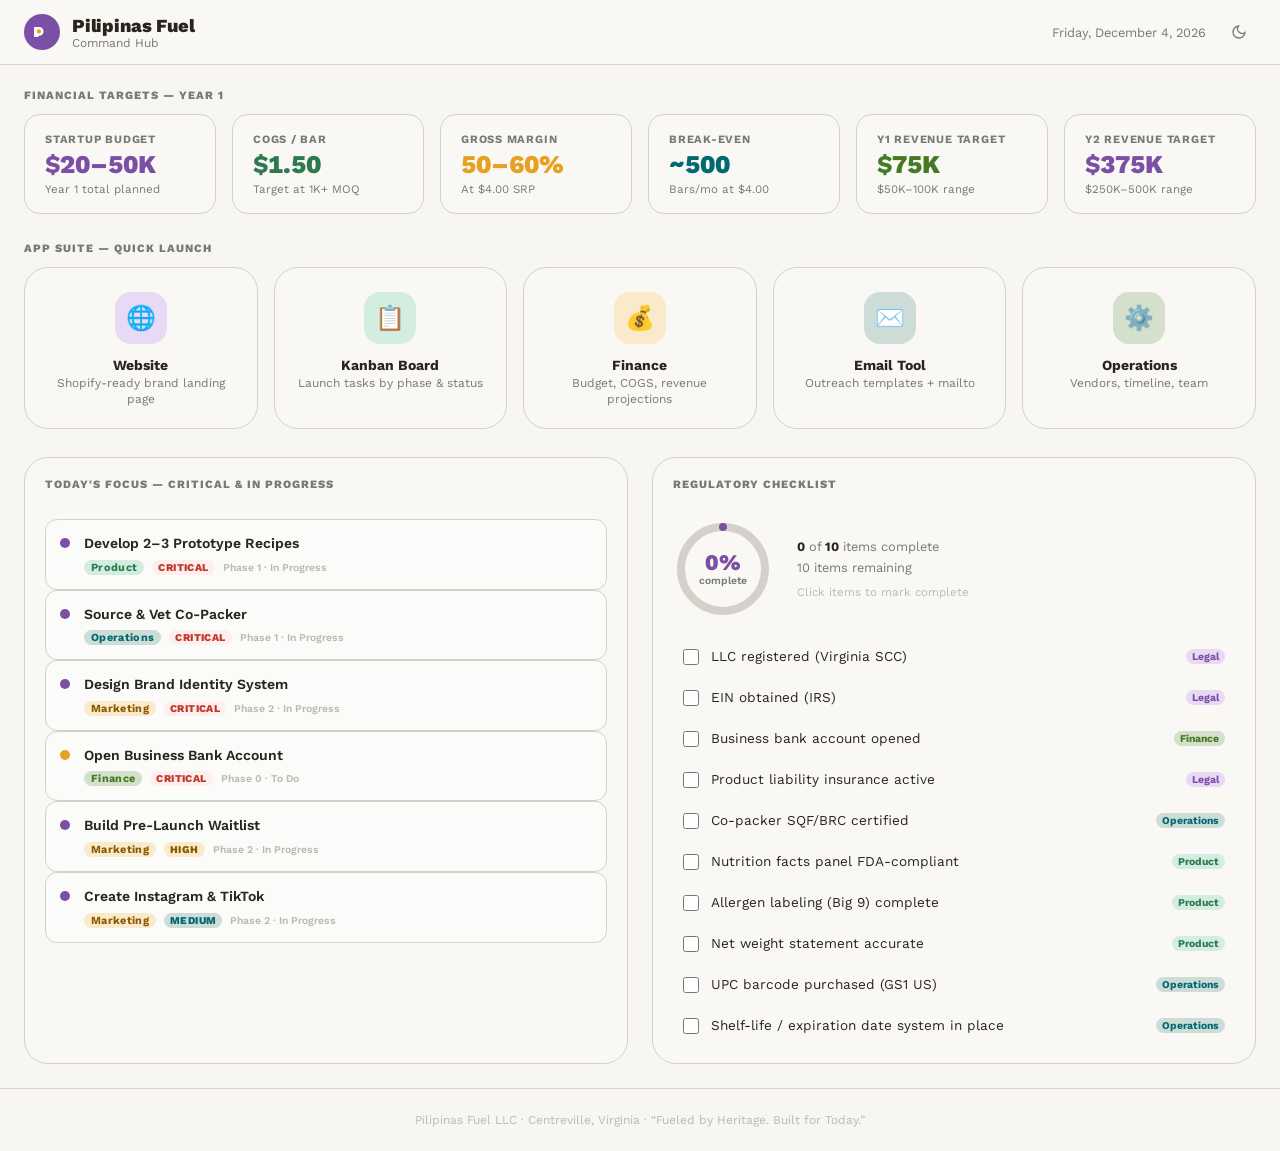
<file: Protein bar business/hub.html>
<!DOCTYPE html>
<html lang="en" data-theme="light">
<head>
<meta charset="UTF-8">
<meta name="viewport" content="width=device-width, initial-scale=1.0">
<title>Pilipinas Fuel — Command Hub</title>
<link href="https://fonts.googleapis.com/css2?family=Work+Sans:wght@300..700&family=Instrument+Serif:ital@0;1&display=swap" rel="stylesheet">
<style>
*,*::before,*::after{box-sizing:border-box;margin:0;padding:0}
:root,[data-theme="light"]{
--bg:#f7f6f2;--surface:#f9f8f5;--surface-2:#fbfbf9;--surface-offset:#f0ede9;
--border:#d4d1ca;--divider:#dcd9d5;
--text:#28251d;--muted:#7a7974;--faint:#bab9b4;
--primary:#01696f;--primary-h:#cedcd8;
--ube:#7B4FA6;--ube-l:#e8d9f5;
--pandan:#2D7A4F;--pandan-l:#d4ede1;
--gold:#E8A020;--gold-l:#faeacc;
--error:#a12c7b;--error-l:#f5ddf0;
--success:#437a22;--success-l:#d4dfcc;
--r-sm:.375rem;--r-md:.5rem;--r-lg:.75rem;--r-xl:1rem;--r-2xl:1.5rem;--r-full:9999px;
--sh-sm:0 1px 2px oklch(0.2 0.01 80/0.06);--sh-md:0 4px 12px oklch(0.2 0.01 80/0.08);
--font:'Work Sans','Helvetica Neue',sans-serif;
--font-display:'Instrument Serif',Georgia,serif;
}
[data-theme="dark"]{
--bg:#171614;--surface:#1c1b19;--surface-2:#201f1d;--surface-offset:#1d1c1a;
--border:#393836;--divider:#262523;
--text:#cdccca;--muted:#797876;--faint:#5a5957;
--primary:#4f98a3;--primary-h:#313b3b;
--ube:#a47cc4;--ube-l:#3a2850;
--pandan:#5aad7a;--pandan-l:#1e3d2a;
--gold:#f0b847;--gold-l:#3d2f0e;
--error:#d163a7;--error-l:#4c3d46;
--success:#6daa45;--success-l:#3a4435;
--sh-sm:0 1px 2px oklch(0 0 0/0.25);--sh-md:0 4px 12px oklch(0 0 0/0.35);
}
html{-webkit-font-smoothing:antialiased}
body{font-family:var(--font);font-size:1rem;color:var(--text);background:var(--bg);min-height:100dvh}
button{cursor:pointer;border:none;font:inherit;color:inherit;background:none}
a{text-decoration:none;color:inherit}

/* HEADER */
.app-header{background:var(--surface);border-bottom:1px solid var(--border);padding:.875rem 1.5rem;display:flex;align-items:center;justify-content:space-between;position:sticky;top:0;z-index:50}
.header-brand{display:flex;align-items:center;gap:.75rem}
.brand-logo{width:36px;height:36px;border-radius:50%;background:var(--ube);display:flex;align-items:center;justify-content:center;flex-shrink:0}
.brand-name{font-size:1.15rem;font-weight:800;letter-spacing:-.01em}
.brand-sub{font-size:.75rem;color:var(--muted);font-weight:400}
.header-right{display:flex;align-items:center;gap:1rem}
.header-date{font-size:.8rem;color:var(--muted)}
.theme-btn{width:34px;height:34px;border-radius:var(--r-full);display:flex;align-items:center;justify-content:center;color:var(--muted);transition:color .15s,background .15s}
.theme-btn:hover{color:var(--text);background:var(--surface-offset)}

/* MAIN */
.main{max-width:1280px;margin:0 auto;padding:1.5rem;display:flex;flex-direction:column;gap:1.75rem}

/* KPI STRIP */
.kpi-strip{display:grid;grid-template-columns:repeat(auto-fill,minmax(180px,1fr));gap:1rem}
.kpi{background:var(--surface);border:1px solid var(--border);border-radius:var(--r-xl);padding:1.1rem 1.25rem;display:flex;flex-direction:column;gap:.25rem;transition:box-shadow .15s,transform .15s}
.kpi:hover{box-shadow:var(--sh-md);transform:translateY(-2px)}
.kpi-label{font-size:.7rem;font-weight:700;text-transform:uppercase;letter-spacing:.07em;color:var(--muted)}
.kpi-val{font-size:1.6rem;font-weight:800;font-variant-numeric:tabular-nums;line-height:1.1}
.kpi-sub{font-size:.72rem;color:var(--muted)}
.kpi-ube .kpi-val{color:var(--ube)}
.kpi-pandan .kpi-val{color:var(--pandan)}
.kpi-gold .kpi-val{color:var(--gold)}
.kpi-primary .kpi-val{color:var(--primary)}
.kpi-success .kpi-val{color:var(--success)}

/* SECTION LABEL */
.section-label{font-size:.7rem;font-weight:800;letter-spacing:.09em;text-transform:uppercase;color:var(--muted);margin-bottom:.75rem}

/* LAUNCH GRID */
.launch-section{}
.app-grid{display:grid;grid-template-columns:repeat(5,1fr);gap:1rem}
.app-card{background:var(--surface);border:1px solid var(--border);border-radius:var(--r-2xl);padding:1.5rem 1rem 1.25rem;text-align:center;transition:box-shadow .2s,transform .2s,border-color .2s;cursor:pointer;display:flex;flex-direction:column;align-items:center;gap:.75rem}
.app-card:hover{box-shadow:var(--sh-md);transform:translateY(-3px)}
.app-card-ube:hover{border-color:var(--ube)}
.app-card-pandan:hover{border-color:var(--pandan)}
.app-card-gold:hover{border-color:var(--gold)}
.app-card-primary:hover{border-color:var(--primary)}
.app-card-success:hover{border-color:var(--success)}
.app-icon{width:52px;height:52px;border-radius:var(--r-xl);display:flex;align-items:center;justify-content:center;font-size:1.5rem;flex-shrink:0}
.app-name{font-size:.875rem;font-weight:700;line-height:1.3}
.app-desc{font-size:.75rem;color:var(--muted);line-height:1.4}

/* BOTTOM GRID */
.bottom-grid{display:grid;grid-template-columns:1fr 1fr;gap:1.5rem}

/* TODAY'S FOCUS */
.focus-section{background:var(--surface);border:1px solid var(--border);border-radius:var(--r-2xl);padding:1.25rem;display:flex;flex-direction:column;gap:1rem}
.focus-card{background:var(--surface-2);border:1px solid var(--border);border-radius:var(--r-lg);padding:.875rem;display:flex;align-items:flex-start;gap:.875rem;transition:box-shadow .15s}
.focus-card:hover{box-shadow:var(--sh-sm)}
.focus-status-dot{width:10px;height:10px;border-radius:50%;flex-shrink:0;margin-top:.25rem}
.focus-card-body{flex:1;min-width:0}
.focus-card-title{font-size:.875rem;font-weight:600;line-height:1.4;margin-bottom:.375rem}
.focus-card-meta{display:flex;gap:.5rem;flex-wrap:wrap;align-items:center}
.tag{display:inline-block;padding:1px 7px;border-radius:var(--r-full);font-size:.68rem;font-weight:700;letter-spacing:.03em}
.tag-legal{background:var(--ube-l);color:var(--ube)}
.tag-product{background:var(--pandan-l);color:var(--pandan)}
.tag-marketing{background:var(--gold-l);color:#8a5b00}
.tag-finance{background:var(--success-l);color:var(--success)}
.tag-operations{background:var(--primary-h);color:var(--primary)}
.priority{font-size:.65rem;font-weight:800;padding:1px 6px;border-radius:var(--r-full);letter-spacing:.04em}
.p-critical{background:#fee;color:#c0392b}
.p-high{background:var(--gold-l);color:#8a5b00}
.p-medium{background:var(--primary-h);color:var(--primary)}
.p-low{background:var(--surface-offset);color:var(--muted)}
.phase-chip{font-size:.65rem;font-weight:600;color:var(--faint)}

/* CHECKLIST & RING */
.checklist-section{background:var(--surface);border:1px solid var(--border);border-radius:var(--r-2xl);padding:1.25rem;display:flex;flex-direction:column;gap:1rem}
.ring-row{display:flex;align-items:center;gap:1.5rem;margin-bottom:.25rem}
.ring-container{position:relative;width:100px;height:100px;flex-shrink:0}
.ring-container svg{transform:rotate(-90deg)}
.ring-track{fill:none;stroke:var(--border);stroke-width:8}
.ring-fill{fill:none;stroke:var(--ube);stroke-width:8;stroke-linecap:round;transition:stroke-dasharray .5s ease}
.ring-label{position:absolute;inset:0;display:flex;flex-direction:column;align-items:center;justify-content:center}
.ring-pct{font-size:1.4rem;font-weight:800;color:var(--ube);line-height:1;font-variant-numeric:tabular-nums}
.ring-sub{font-size:.65rem;color:var(--muted);font-weight:600}
.ring-stats{display:flex;flex-direction:column;gap:.375rem}
.ring-stat{font-size:.8rem;color:var(--muted)}
.ring-stat strong{color:var(--text);font-weight:700}
.checklist-items{display:flex;flex-direction:column;gap:.375rem}
.check-item{display:flex;align-items:center;gap:.75rem;padding:.5rem .625rem;border-radius:var(--r-md);transition:background .15s;cursor:pointer;user-select:none}
.check-item:hover{background:var(--surface-offset)}
.check-item input[type=checkbox]{width:16px;height:16px;accent-color:var(--ube);cursor:pointer;flex-shrink:0}
.check-item-label{font-size:.85rem;flex:1;line-height:1.4;transition:color .15s}
.check-item.checked .check-item-label{text-decoration:line-through;color:var(--faint)}
.check-cat{font-size:.65rem;font-weight:700;padding:1px 6px;border-radius:var(--r-full)}

/* FOOTER */
.hub-footer{text-align:center;padding:1.5rem;font-size:.75rem;color:var(--faint);border-top:1px solid var(--border)}

@media(max-width:1024px){.app-grid{grid-template-columns:repeat(3,1fr)}}
@media(max-width:768px){.app-grid{grid-template-columns:repeat(2,1fr)}.bottom-grid{grid-template-columns:1fr}.kpi-strip{grid-template-columns:repeat(2,1fr)}}
@media(max-width:480px){.kpi-strip{grid-template-columns:1fr}.app-grid{grid-template-columns:repeat(2,1fr)}}
</style>
</head>
<body>

<header class="app-header">
  <div class="header-brand">
    <div class="brand-logo">
      <svg viewBox="0 0 36 36" fill="none" width="22" height="22">
        <path d="M5 26V10h8.5a7 7 0 0 1 0 14H12v2H5z" fill="white"/>
        <circle cx="13" cy="17" r="3.5" fill="#E8A020"/>
      </svg>
    </div>
    <div>
      <div class="brand-name">Pilipinas Fuel</div>
      <div class="brand-sub">Command Hub</div>
    </div>
  </div>
  <div class="header-right">
    <span class="header-date" id="hub-date"></span>
    <button class="theme-btn" data-theme-toggle aria-label="Toggle theme">
      <svg width="16" height="16" viewBox="0 0 24 24" fill="none" stroke="currentColor" stroke-width="2"><path d="M21 12.79A9 9 0 1 1 11.21 3 7 7 0 0 0 21 12.79z"/></svg>
    </button>
  </div>
</header>

<main class="main">

  <!-- KPI STRIP -->
  <div>
    <div class="section-label">Financial Targets — Year 1</div>
    <div class="kpi-strip">
      <div class="kpi kpi-ube">
        <div class="kpi-label">Startup Budget</div>
        <div class="kpi-val">$20–50K</div>
        <div class="kpi-sub">Year 1 total planned</div>
      </div>
      <div class="kpi kpi-pandan">
        <div class="kpi-label">COGS / Bar</div>
        <div class="kpi-val">$1.50</div>
        <div class="kpi-sub">Target at 1K+ MOQ</div>
      </div>
      <div class="kpi kpi-gold">
        <div class="kpi-label">Gross Margin</div>
        <div class="kpi-val">50–60%</div>
        <div class="kpi-sub">At $4.00 SRP</div>
      </div>
      <div class="kpi kpi-primary">
        <div class="kpi-label">Break-even</div>
        <div class="kpi-val">~500</div>
        <div class="kpi-sub">Bars/mo at $4.00</div>
      </div>
      <div class="kpi kpi-success">
        <div class="kpi-label">Y1 Revenue Target</div>
        <div class="kpi-val">$75K</div>
        <div class="kpi-sub">$50K–100K range</div>
      </div>
      <div class="kpi kpi-ube">
        <div class="kpi-label">Y2 Revenue Target</div>
        <div class="kpi-val">$375K</div>
        <div class="kpi-sub">$250K–500K range</div>
      </div>
    </div>
  </div>

  <!-- QUICK LAUNCH -->
  <div class="launch-section">
    <div class="section-label">App Suite — Quick Launch</div>
    <div class="app-grid">
      <a href="website.html" class="app-card app-card-ube" target="_blank">
        <div class="app-icon" style="background:var(--ube-l);color:var(--ube)">🌐</div>
        <div>
          <div class="app-name">Website</div>
          <div class="app-desc">Shopify-ready brand landing page</div>
        </div>
      </a>
      <a href="kanban.html" class="app-card app-card-pandan" target="_blank">
        <div class="app-icon" style="background:var(--pandan-l);color:var(--pandan)">📋</div>
        <div>
          <div class="app-name">Kanban Board</div>
          <div class="app-desc">Launch tasks by phase &amp; status</div>
        </div>
      </a>
      <a href="finance.html" class="app-card app-card-gold" target="_blank">
        <div class="app-icon" style="background:var(--gold-l);color:#8a5b00">💰</div>
        <div>
          <div class="app-name">Finance</div>
          <div class="app-desc">Budget, COGS, revenue projections</div>
        </div>
      </a>
      <a href="email-tool.html" class="app-card app-card-primary" target="_blank">
        <div class="app-icon" style="background:var(--primary-h);color:var(--primary)">✉️</div>
        <div>
          <div class="app-name">Email Tool</div>
          <div class="app-desc">Outreach templates + mailto</div>
        </div>
      </a>
      <a href="operations.html" class="app-card app-card-success" target="_blank">
        <div class="app-icon" style="background:var(--success-l);color:var(--success)">⚙️</div>
        <div>
          <div class="app-name">Operations</div>
          <div class="app-desc">Vendors, timeline, team</div>
        </div>
      </a>
    </div>
  </div>

  <!-- BOTTOM ROW -->
  <div class="bottom-grid">

    <!-- TODAY'S FOCUS -->
    <div class="focus-section">
      <div class="section-label">Today's Focus — Critical &amp; In Progress</div>
      <div id="focus-list"></div>
    </div>

    <!-- REGULATORY CHECKLIST -->
    <div class="checklist-section">
      <div class="section-label">Regulatory Checklist</div>
      <div class="ring-row">
        <div class="ring-container">
          <svg viewBox="0 0 100 100" width="100" height="100">
            <circle class="ring-track" cx="50" cy="50" r="42"/>
            <circle class="ring-fill" cx="50" cy="50" r="42" id="ring-fill"
              stroke-dasharray="0 264" stroke-dashoffset="0"/>
          </svg>
          <div class="ring-label">
            <div class="ring-pct" id="ring-pct">0%</div>
            <div class="ring-sub">complete</div>
          </div>
        </div>
        <div class="ring-stats">
          <div class="ring-stat"><strong id="ring-done">0</strong> of <strong id="ring-total">10</strong> items complete</div>
          <div class="ring-stat" id="ring-remaining-text"></div>
          <div class="ring-stat" style="margin-top:.25rem;font-size:.72rem;color:var(--faint)">Click items to mark complete</div>
        </div>
      </div>
      <div class="checklist-items" id="checklist-items"></div>
    </div>

  </div>

</main>

<footer class="hub-footer">
  Pilipinas Fuel LLC · Centreville, Virginia · &ldquo;Fueled by Heritage. Built for Today.&rdquo;
</footer>

<script>
// ── Theme ─────────────────────────────────────────
(function(){
  const t=document.querySelector('[data-theme-toggle]'),r=document.documentElement;
  let d=matchMedia('(prefers-color-scheme:dark)').matches?'dark':'light';
  r.setAttribute('data-theme',d);
  t&&t.addEventListener('click',()=>{d=d==='dark'?'light':'dark';r.setAttribute('data-theme',d);});
})();

// ── Date ──────────────────────────────────────────
document.getElementById('hub-date').textContent = new Date().toLocaleDateString('en-US',{weekday:'long',year:'numeric',month:'long',day:'numeric'});

// ── Today's Focus Data (from kanban) ──────────────
const focusCards = [
  {title:'Develop 2–3 Prototype Recipes',cat:'product',pri:'critical',col:'doing',phase:1,desc:'Ube, Pandan, Turon. Target: 17–20g protein, <5g sugar.'},
  {title:'Source & Vet Co-Packer',cat:'operations',pri:'critical',col:'doing',phase:1,desc:'Contact YouBar, Econo-Pak. Ask: MOQ, SQF cert, lead time.'},
  {title:'Design Brand Identity System',cat:'marketing',pri:'critical',col:'doing',phase:2,desc:'Logo, packaging, color system. Hire Filipino-American designer.'},
  {title:'Open Business Bank Account',cat:'finance',pri:'critical',col:'todo',phase:0,desc:'Mercury Bank (no fees) or Chase Business. Required for operations.'},
  {title:'Build Pre-Launch Waitlist',cat:'marketing',pri:'high',col:'doing',phase:2,desc:'Target 500 emails before launch. Waitlist form + giveaway campaign.'},
  {title:'Create Instagram & TikTok',cat:'marketing',pri:'medium',col:'doing',phase:2,desc:'@PilipinasFuel on both. Brand bio, first 9 posts planned.'},
];

const CAT_TAG = {product:'tag-product',marketing:'tag-marketing',finance:'tag-finance',operations:'tag-operations',legal:'tag-legal'};
const CAT_LABEL = {product:'Product',marketing:'Marketing',finance:'Finance',operations:'Operations',legal:'Legal'};
const PRI_CLASS = {critical:'p-critical',high:'p-high',medium:'p-medium',low:'p-low'};
const PRI_LABEL = {critical:'CRITICAL',high:'HIGH',medium:'MEDIUM',low:'LOW'};
const COL_COLORS = {doing:'#7B4FA6',todo:'#E8A020',backlog:'#bab9b4',review:'#2D7A4F',done:'#437a22'};
const COL_LABEL = {doing:'In Progress',todo:'To Do',backlog:'Backlog',review:'Review',done:'Done'};
const PHASE_LABEL = {0:'Phase 0',1:'Phase 1',2:'Phase 2',3:'Phase 3',4:'Phase 4'};

function renderFocus() {
  const container = document.getElementById('focus-list');
  container.innerHTML = focusCards.map(c => `
    <div class="focus-card">
      <span class="focus-status-dot" style="background:${COL_COLORS[c.col]}"></span>
      <div class="focus-card-body">
        <div class="focus-card-title">${c.title}</div>
        <div class="focus-card-meta">
          <span class="tag ${CAT_TAG[c.cat]}">${CAT_LABEL[c.cat]}</span>
          <span class="priority ${PRI_CLASS[c.pri]}">${PRI_LABEL[c.pri]}</span>
          <span class="phase-chip">${PHASE_LABEL[c.phase]} · ${COL_LABEL[c.col]}</span>
        </div>
      </div>
    </div>`).join('');
}

// ── Regulatory Checklist ─────────────────────────
const CHECKLIST = [
  {label:'LLC registered (Virginia SCC)',cat:'Legal',done:false},
  {label:'EIN obtained (IRS)',cat:'Legal',done:false},
  {label:'Business bank account opened',cat:'Finance',done:false},
  {label:'Product liability insurance active',cat:'Legal',done:false},
  {label:'Co-packer SQF/BRC certified',cat:'Operations',done:false},
  {label:'Nutrition facts panel FDA-compliant',cat:'Product',done:false},
  {label:'Allergen labeling (Big 9) complete',cat:'Product',done:false},
  {label:'Net weight statement accurate',cat:'Product',done:false},
  {label:'UPC barcode purchased (GS1 US)',cat:'Operations',done:false},
  {label:'Shelf-life / expiration date system in place',cat:'Operations',done:false},
];

const CAT_CHIP_BG = {Legal:'var(--ube-l)',Product:'var(--pandan-l)',Finance:'var(--success-l)',Operations:'var(--primary-h)'};
const CAT_CHIP_TEXT = {Legal:'var(--ube)',Product:'var(--pandan)',Finance:'var(--success)',Operations:'var(--primary)'};

const CIRCUMFERENCE = 2 * Math.PI * 42; // ~264

function renderChecklist() {
  const container = document.getElementById('checklist-items');
  container.innerHTML = CHECKLIST.map((item, i) => `
    <label class="check-item${item.done?' checked':''}" onclick="toggleCheck(${i})">
      <input type="checkbox" ${item.done?'checked':''} onclick="event.stopPropagation();toggleCheck(${i})">
      <span class="check-item-label">${item.label}</span>
      <span class="check-cat" style="background:${CAT_CHIP_BG[item.cat]};color:${CAT_CHIP_TEXT[item.cat]}">${item.cat}</span>
    </label>`).join('');
  updateRing();
}

function toggleCheck(i) {
  CHECKLIST[i].done = !CHECKLIST[i].done;
  renderChecklist();
}

function updateRing() {
  const done = CHECKLIST.filter(c => c.done).length;
  const total = CHECKLIST.length;
  const pct = Math.round(done / total * 100);
  const filled = (done / total) * CIRCUMFERENCE;

  document.getElementById('ring-fill').setAttribute('stroke-dasharray', `${filled} ${CIRCUMFERENCE - filled}`);
  document.getElementById('ring-pct').textContent = pct + '%';
  document.getElementById('ring-done').textContent = done;
  document.getElementById('ring-total').textContent = total;

  const remaining = total - done;
  const ringFill = document.getElementById('ring-fill');
  if (pct === 100) {
    ringFill.style.stroke = 'var(--success)';
    document.getElementById('ring-pct').style.color = 'var(--success)';
    document.getElementById('ring-remaining-text').textContent = '🎉 All items complete!';
  } else {
    ringFill.style.stroke = 'var(--ube)';
    document.getElementById('ring-pct').style.color = 'var(--ube)';
    document.getElementById('ring-remaining-text').textContent = `${remaining} item${remaining !== 1 ? 's' : ''} remaining`;
  }
}

// ── Init ──────────────────────────────────────────
renderFocus();
renderChecklist();
</script>
</body>
</html>
</file>
<file: filipino-wellness-bakery-presentation.css>
:root {
  --bg: #050707;
  --bg-deep: #0b120b;
  --paper: rgba(13, 20, 13, 0.82);
  --ink: #f4f2e8;
  --muted: #bfd19e;
  --accent: #f0c541;
  --olive: #95b83d;
  --line: rgba(180, 215, 109, 0.16);
  --shadow: 0 26px 70px rgba(0, 0, 0, 0.4);
}

* {
  box-sizing: border-box;
}

body {
  margin: 0;
  font-family: "Manrope", "Avenir Next", "Segoe UI", sans-serif;
  color: var(--ink);
  background:
    radial-gradient(circle at top left, rgba(240, 197, 65, 0.12), transparent 26%),
    radial-gradient(circle at top right, rgba(126, 80, 184, 0.14), transparent 24%),
    radial-gradient(circle at center, rgba(149, 184, 61, 0.08), transparent 40%),
    linear-gradient(180deg, #020303 0%, var(--bg) 35%, var(--bg-deep) 100%);
}

body::before {
  content: "";
  position: fixed;
  inset: 0;
  pointer-events: none;
  background-image: linear-gradient(rgba(255, 255, 255, 0.08) 1px, transparent 1px),
    linear-gradient(90deg, rgba(255, 255, 255, 0.08) 1px, transparent 1px);
  background-size: 36px 36px;
  mask-image: linear-gradient(180deg, rgba(0, 0, 0, 0.75), transparent 95%);
  opacity: 0.08;
}

.page-shell {
  width: min(1180px, calc(100% - 2rem));
  margin: 0 auto;
  padding: 1rem 0 4rem;
}

.hero,
.hero-card,
.panel,
.statement-panel,
.reading-rhythm,
.roadmap-step,
.risk-card,
.final-panel,
.carousel-shell,
.info-accordion {
  backdrop-filter: blur(14px);
}

.hero {
  padding: 1.2rem 0 1.5rem;
}

.topbar {
  display: flex;
  align-items: center;
  justify-content: space-between;
  gap: 1rem;
  margin-bottom: 2rem;
  padding: 0.9rem 1rem;
  border: 1px solid var(--line);
  border-radius: 999px;
  background: rgba(7, 11, 7, 0.76);
}

.eyebrow,
.kicker,
.card-label,
.mini-label,
.roadmap-step span,
.card-number {
  letter-spacing: 0.12em;
  text-transform: uppercase;
}

.eyebrow,
.chat-link,
.kicker,
.card-label,
.mini-label {
  font-size: 0.78rem;
  font-weight: 800;
}

.chat-link {
  color: #d9e8b0;
  text-decoration: none;
  border-bottom: 1px solid rgba(217, 232, 176, 0.3);
  transition: color 0.18s ease, border-color 0.18s ease;
}

.chat-link:hover {
  color: #fff0b5;
  border-color: rgba(255, 240, 181, 0.65);
}

.hero-grid {
  display: grid;
  grid-template-columns: minmax(0, 1.25fr) minmax(300px, 0.75fr);
  gap: 1.4rem;
  align-items: stretch;
}

.hero-copy,
.hero-card,
.panel,
.statement-panel,
.reading-rhythm,
.roadmap-step,
.risk-card,
.final-panel,
.info-card,
.carousel-shell,
.info-accordion {
  border: 1px solid var(--line);
  border-radius: 28px;
  box-shadow: var(--shadow);
}

.hero-copy {
  padding: 3rem;
  background: linear-gradient(145deg, rgba(8, 12, 8, 0.96), rgba(16, 30, 11, 0.92));
}

.hero-card {
  padding: 2rem;
  background: linear-gradient(180deg, rgba(54, 26, 80, 0.95), rgba(22, 12, 35, 0.94));
  color: #f7f0e6;
}

.hero-card ul {
  margin: 1.25rem 0 0;
  padding-left: 1.1rem;
  line-height: 1.8;
}

h1,
h2,
h3 {
  margin: 0;
  font-family: "Fraunces", "Iowan Old Style", "Georgia", serif;
  line-height: 1.02;
}

h1 {
  font-size: clamp(3rem, 6vw, 5.7rem);
  max-width: 11ch;
  margin-top: 0.4rem;
}

h2 {
  font-size: clamp(2rem, 4vw, 3.4rem);
}

h3 {
  font-size: 1.45rem;
  line-height: 1.15;
}

.lede,
.panel p,
.info-card p,
.roadmap-step p,
.risk-card p,
.final-panel p,
.info-accordion p {
  font-size: 1.03rem;
  line-height: 1.8;
  color: var(--muted);
}

.product-strip {
  display: grid;
  grid-template-columns: repeat(3, minmax(0, 1fr));
  gap: 1rem;
  margin-top: 1rem;
}

.product-pill {
  padding: 1rem 1.1rem;
  border-radius: 22px;
  border: 1px solid var(--line);
  box-shadow: var(--shadow);
}

.product-pill span {
  display: block;
  margin-bottom: 0.35rem;
  font-size: 0.74rem;
  font-weight: 800;
  letter-spacing: 0.1em;
  text-transform: uppercase;
  color: #d6e991;
}

.product-pill strong {
  font-size: 1.05rem;
}

.ube {
  background: linear-gradient(135deg, rgba(95, 51, 149, 0.92), rgba(33, 21, 48, 0.92));
}

.turon {
  background: linear-gradient(135deg, rgba(123, 71, 22, 0.92), rgba(45, 26, 8, 0.92));
}

.pandan {
  background: linear-gradient(135deg, rgba(43, 90, 34, 0.92), rgba(12, 30, 13, 0.92));
}

.hero-points {
  display: grid;
  grid-template-columns: repeat(3, 1fr);
  gap: 1rem;
  margin-top: 2rem;
}

.hero-points div {
  padding: 1rem;
  border-radius: 20px;
  background: rgba(255, 255, 255, 0.04);
}

.hero-points strong,
.rhythm-steps strong {
  display: block;
  margin-bottom: 0.4rem;
  font-size: 0.95rem;
}

.hero-points span,
.rhythm-steps span {
  color: var(--muted);
  line-height: 1.55;
}

.carousel-shell {
  padding: 1rem;
  background: rgba(8, 12, 8, 0.76);
}

.carousel-topbar,
.carousel-tabs {
  display: flex;
  align-items: center;
  justify-content: space-between;
  gap: 1rem;
}

.carousel-topbar {
  margin-bottom: 1rem;
}

.carousel-status strong {
  display: block;
  margin-top: 0.25rem;
}

.carousel-actions {
  display: flex;
  gap: 0.75rem;
}

.carousel-arrow,
.carousel-tab {
  border: 1px solid var(--line);
  background: rgba(255, 255, 255, 0.05);
  color: var(--ink);
  border-radius: 999px;
  padding: 0.85rem 1rem;
  cursor: pointer;
  font: inherit;
  transition: transform 0.18s ease, background 0.18s ease, border-color 0.18s ease, box-shadow 0.18s ease;
}

.carousel-arrow:disabled {
  opacity: 0.4;
  cursor: not-allowed;
}

.carousel-arrow:hover:not(:disabled),
.carousel-tab:hover {
  transform: translateY(-2px);
  background: rgba(240, 197, 65, 0.12);
  border-color: rgba(240, 197, 65, 0.32);
  box-shadow: 0 14px 28px rgba(0, 0, 0, 0.18);
}

.carousel-arrow:focus-visible,
.carousel-tab:focus-visible,
.chat-link:focus-visible,
.info-accordion summary:focus-visible {
  outline: 2px solid rgba(240, 197, 65, 0.72);
  outline-offset: 3px;
}

.carousel-tabs {
  flex-wrap: wrap;
  justify-content: flex-start;
  margin-bottom: 1rem;
}

.carousel-tab.is-active {
  background: rgba(240, 197, 65, 0.18);
  color: #fff7dd;
}

.carousel-panel {
  display: none;
  padding: 1rem 0 0;
}

.carousel-panel.is-active {
  display: block;
}

.section-heading {
  display: grid;
  gap: 0.75rem;
  margin-bottom: 1.35rem;
}

.section-note {
  max-width: 70ch;
  margin: 0;
  color: var(--muted);
  line-height: 1.7;
}

.cards.three-up,
.risk-grid,
.roadmap,
.accordion-grid {
  display: grid;
  gap: 1rem;
}

.cards.three-up,
.risk-grid {
  grid-template-columns: repeat(3, minmax(0, 1fr));
}

.accordion-grid {
  grid-template-columns: repeat(2, minmax(0, 1fr));
  margin-top: 1rem;
}

.accordion-grid.stack {
  grid-template-columns: 1fr;
}

.info-card,
.panel,
.reading-rhythm,
.roadmap-step,
.risk-card,
.final-panel {
  padding: 1.6rem;
  background: var(--paper);
}

.info-card {
  min-height: 220px;
}

.card-number {
  display: inline-block;
  margin-bottom: 1rem;
  color: var(--accent);
  font-size: 0.8rem;
  font-weight: 800;
}

.statement-panel {
  padding: 2.6rem;
  background: linear-gradient(135deg, rgba(44, 94, 27, 0.95), rgba(92, 127, 20, 0.92));
  color: #f8f8ed;
}

.statement-panel .kicker {
  color: rgba(255, 248, 240, 0.78);
}

.statement-panel h2 {
  max-width: 19ch;
}

.statement-support {
  max-width: 64ch;
  margin: 1.1rem 0 0;
  color: rgba(239, 245, 220, 0.88);
  line-height: 1.8;
}

.split-grid {
  display: grid;
  grid-template-columns: 1.1fr 0.9fr;
  gap: 1rem;
}

.panel.warm {
  background: linear-gradient(180deg, rgba(30, 16, 45, 0.92), rgba(18, 11, 29, 0.85));
}

.clean-list {
  margin: 1rem 0 0;
  padding-left: 1.1rem;
  line-height: 1.85;
  color: var(--muted);
}

.reading-rhythm {
  display: grid;
  grid-template-columns: 0.8fr 1.2fr;
  gap: 1rem;
  margin-top: 1rem;
  background: linear-gradient(180deg, rgba(18, 31, 11, 0.92), rgba(10, 16, 9, 0.84));
}

.rhythm-steps {
  display: grid;
  grid-template-columns: repeat(3, 1fr);
  gap: 0.9rem;
}

.rhythm-steps div {
  padding: 1rem;
  border-radius: 18px;
  background: rgba(255, 255, 255, 0.04);
}

.roadmap {
  grid-template-columns: repeat(3, minmax(0, 1fr));
}

.roadmap-step {
  position: relative;
  overflow: hidden;
}

.roadmap-step span {
  display: inline-block;
  margin-bottom: 0.9rem;
  color: var(--olive);
  font-size: 0.78rem;
  font-weight: 800;
}

.risk-card {
  background: linear-gradient(180deg, rgba(17, 14, 26, 0.9), rgba(10, 9, 16, 0.84));
}

.final-panel {
  display: grid;
  grid-template-columns: 1.1fr 0.9fr;
  gap: 1.5rem;
  margin-top: 1rem;
  background: linear-gradient(135deg, rgba(7, 10, 7, 0.96), rgba(18, 30, 12, 0.92));
}

.final-panel p {
  margin: 0;
  color: rgba(255, 245, 236, 0.88);
}

.closing-line {
  align-self: end;
  font-size: clamp(1.4rem, 2vw, 2rem);
  font-family: "Fraunces", "Iowan Old Style", "Georgia", serif;
  line-height: 1.2;
}

.info-accordion {
  background: rgba(14, 23, 16, 0.88);
  padding: 1rem 1.2rem;
}

.info-accordion summary {
  cursor: pointer;
  font-family: "Fraunces", "Iowan Old Style", "Georgia", serif;
  font-size: 1.15rem;
  list-style: none;
  transition: color 0.18s ease, transform 0.18s ease;
}

.info-accordion summary::-webkit-details-marker {
  display: none;
}

.info-accordion summary:hover {
  color: #fff0b5;
  transform: translateX(3px);
}

.info-accordion p,
.info-accordion .risk-grid,
.info-accordion .roadmap {
  margin-top: 1rem;
}

@media (max-width: 980px) {
  .hero-grid,
  .product-strip,
  .split-grid,
  .reading-rhythm,
  .final-panel,
  .cards.three-up,
  .roadmap,
  .risk-grid,
  .accordion-grid {
    grid-template-columns: 1fr;
  }

  .hero-points,
  .rhythm-steps {
    grid-template-columns: 1fr;
  }

  .hero-copy,
  .hero-card {
    padding: 2rem;
  }

  h1 {
    max-width: 100%;
  }
}

@media (max-width: 640px) {
  .page-shell {
    width: min(100% - 1rem, 1180px);
  }

  .topbar,
  .carousel-topbar {
    flex-direction: column;
    align-items: flex-start;
  }

  .hero-copy,
  .hero-card,
  .panel,
  .statement-panel,
  .reading-rhythm,
  .roadmap-step,
  .risk-card,
  .final-panel,
  .info-card,
  .carousel-shell,
  .info-accordion {
    border-radius: 24px;
  }
}
</file>
